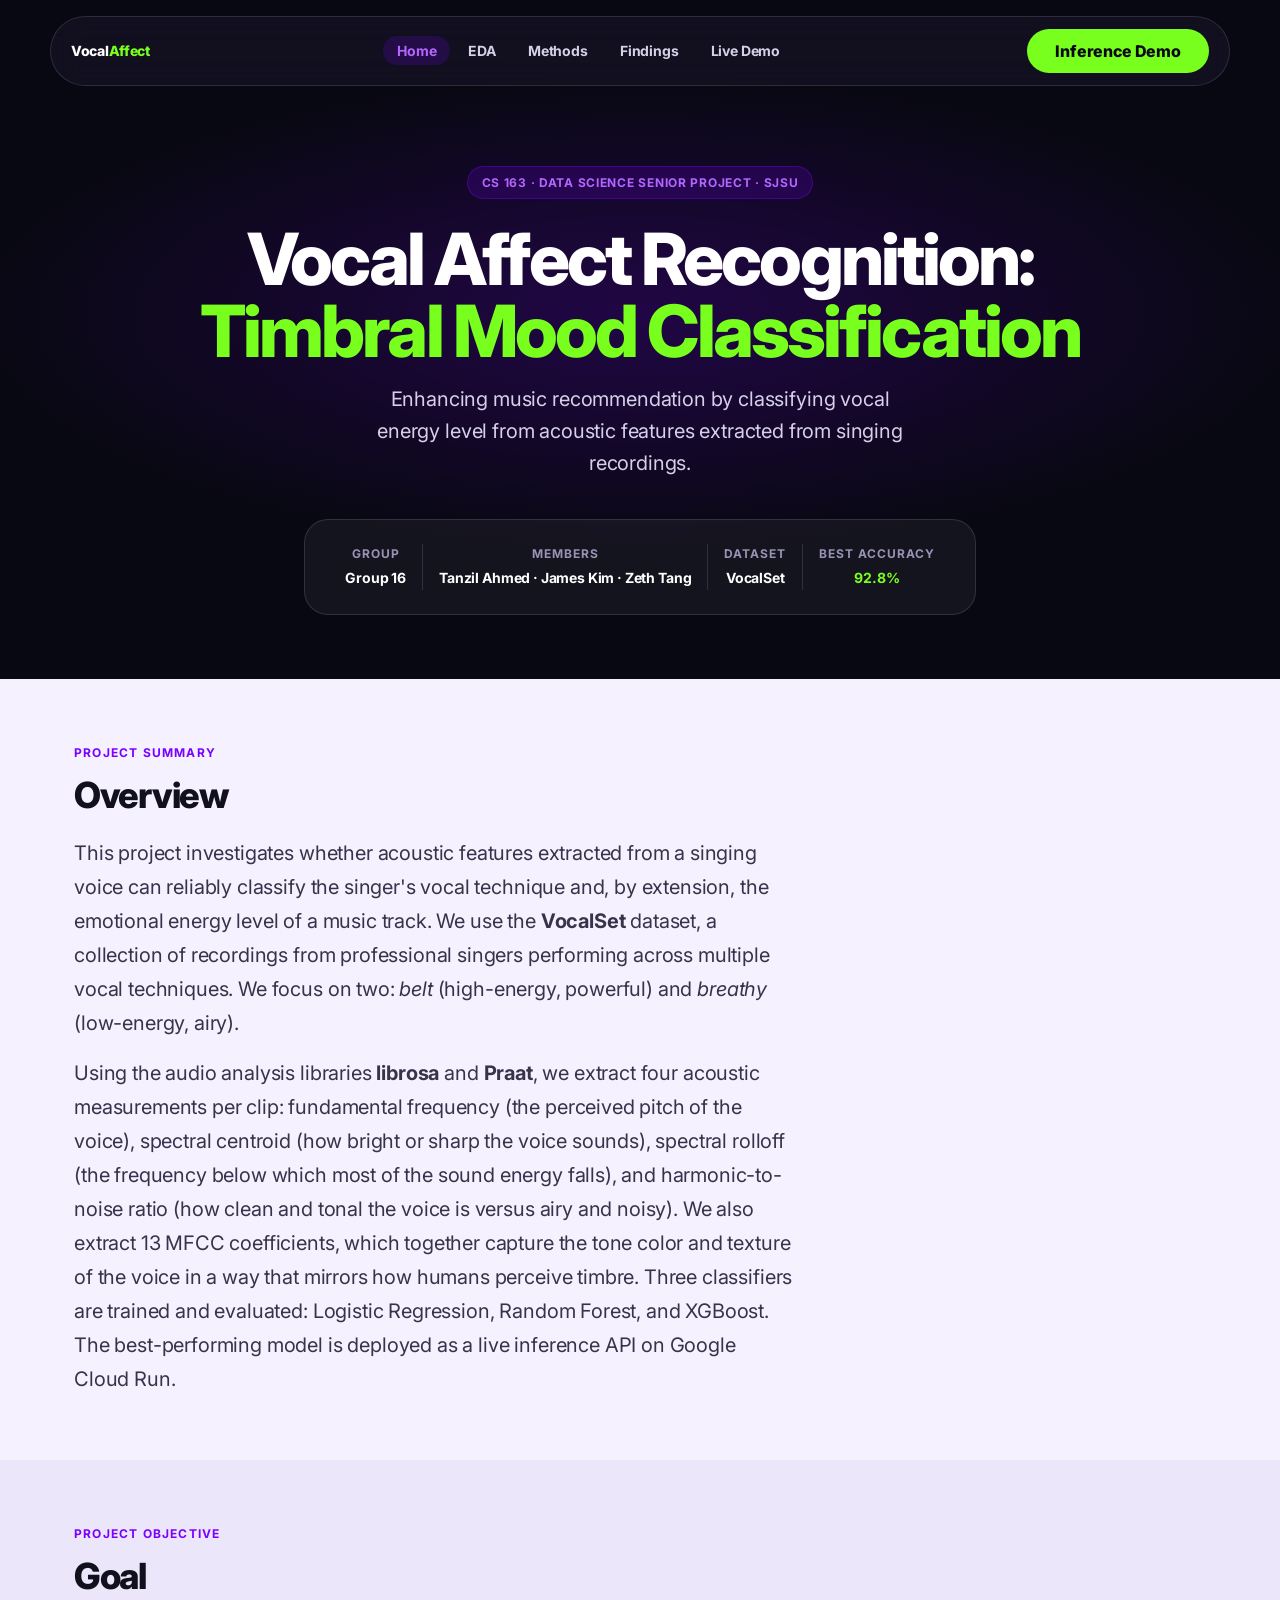
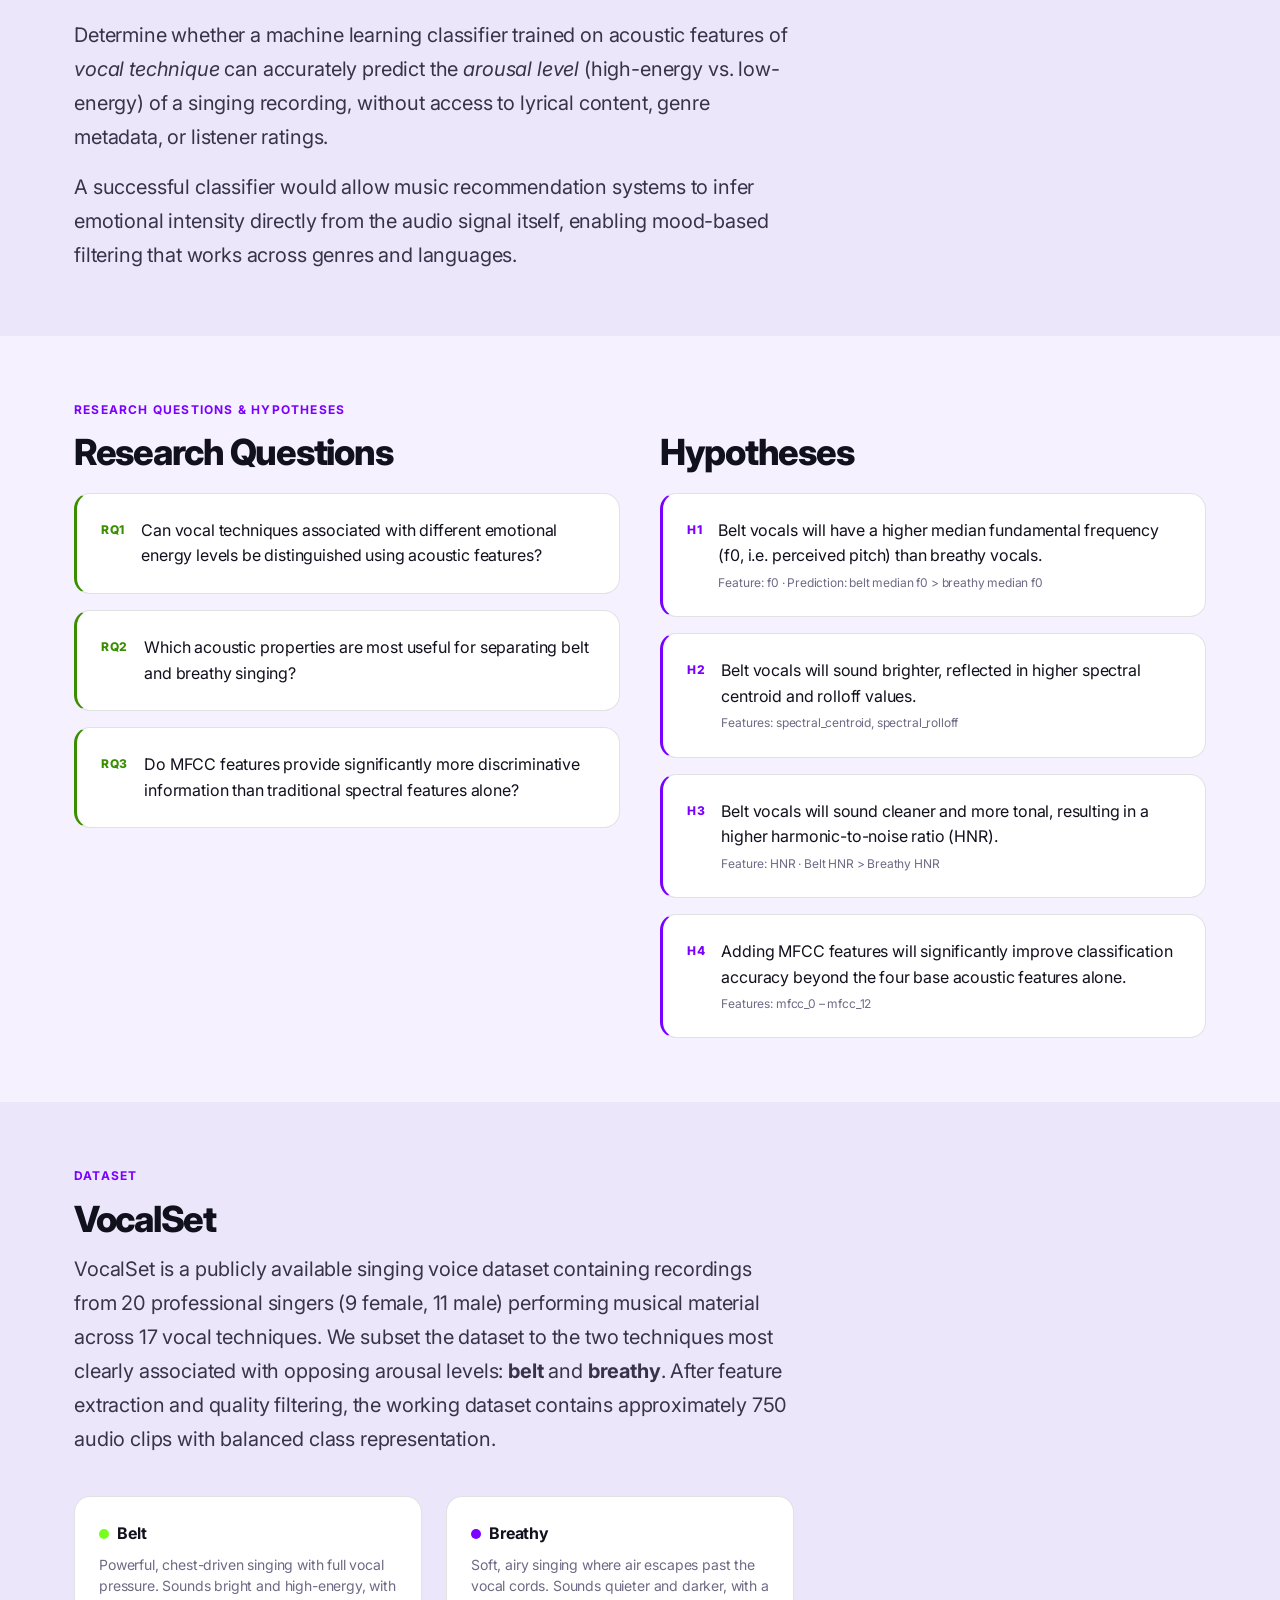
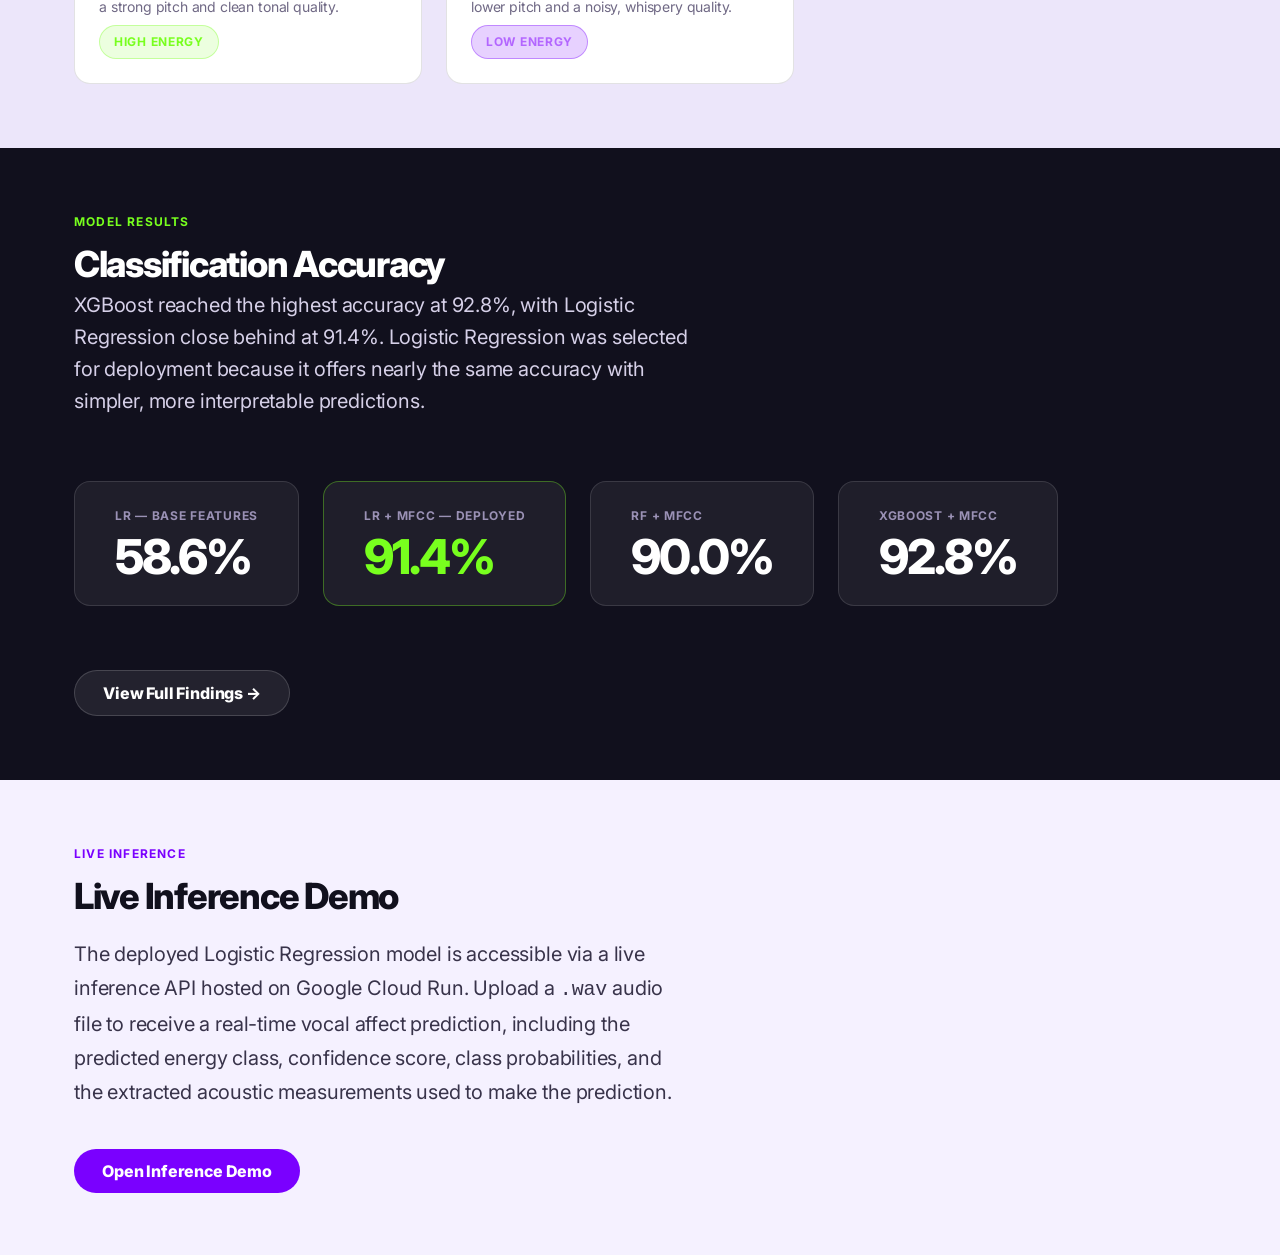
<file: frontend/index.html>
<!DOCTYPE html>
<html lang="en">
<head>
  <meta charset="UTF-8" />
  <meta name="viewport" content="width=device-width, initial-scale=1.0" />
  <title>Vocal Affect Recognition — CS 163</title>
  <link rel="preconnect" href="https://fonts.googleapis.com" />
  <link rel="preconnect" href="https://fonts.gstatic.com" crossorigin />
  <link rel="stylesheet" href="style.css" />
  <style>
    /* ── Title block ─────────────────────────────────────── */
    .title-block {
      background:
        radial-gradient(ellipse 80% 60% at 50% 40%, rgba(122, 0, 255, 0.22) 0%, transparent 65%),
        var(--bg-dark);
      padding: var(--space-section) 0 var(--space-xxl);
      text-align: center;
    }

    .title-block .course-tag {
      margin-bottom: var(--space-lg);
    }

    .title-block h1 {
      font-size: clamp(36px, 6vw, 72px);
      letter-spacing: -0.04em;
      line-height: 1;
      margin-bottom: var(--space-md);
    }

    .title-block h1 em {
      font-style: normal;
      color: var(--color-green);
    }

    .title-block .subtitle {
      font-size: var(--text-body-lg);
      color: var(--text-secondary);
      max-width: 560px;
      margin-inline: auto;
      margin-bottom: var(--space-xl);
    }

    .project-meta {
      display: inline-flex;
      flex-wrap: wrap;
      justify-content: center;
      gap: var(--space-md);
      padding: var(--space-lg) var(--space-xl);
      background: rgba(255, 255, 255, 0.05);
      border: 1px solid var(--border-dark);
      border-radius: var(--radius-lg);
    }

    .meta-item {
      display: flex;
      flex-direction: column;
      align-items: center;
      gap: 4px;
    }

    .meta-item .meta-label {
      font-size: var(--text-body-xs);
      font-weight: var(--weight-label);
      letter-spacing: 0.08em;
      text-transform: uppercase;
      color: var(--text-muted);
    }

    .meta-item .meta-value {
      font-size: var(--text-body-sm);
      font-weight: var(--weight-label);
      color: var(--text-primary);
    }

    .meta-divider {
      width: 1px;
      background: var(--border-dark);
      align-self: stretch;
    }

    /* ── Prose sections (shared) ─────────────────────────── */
    .prose-section {
      padding-block: var(--space-xxl);
    }

    .section-label {
      font-size: var(--text-body-xs);
      font-weight: var(--weight-label);
      letter-spacing: 0.1em;
      text-transform: uppercase;
      color: var(--color-purple);
      margin-bottom: var(--space-md);
    }

    .section-light .section-label {
      color: var(--color-purple);
    }

    .prose-body {
      font-size: var(--text-body-lg);
      color: var(--text-dark-secondary);
      line-height: 1.7;
      max-width: 720px;
    }

    .prose-body p + p {
      margin-top: var(--space-md);
    }

    /* ── Research questions ───────────────────────────────── */
    .hypothesis-list {
      list-style: none;
      display: flex;
      flex-direction: column;
      gap: var(--space-md);
      max-width: 720px;
    }

    .hypothesis-list li {
      display: flex;
      gap: var(--space-md);
      align-items: flex-start;
      padding: var(--space-lg);
      background: #FFFFFF;
      border: 1px solid var(--border-light);
      border-left: 3px solid var(--color-purple);
      border-radius: var(--radius-md);
    }

    .hypothesis-list li .h-num {
      font-size: var(--text-body-xs);
      font-weight: var(--weight-heading);
      color: var(--color-purple);
      letter-spacing: 0.06em;
      text-transform: uppercase;
      flex-shrink: 0;
      padding-top: 2px;
    }

    .hypothesis-list li .h-text {
      font-size: var(--text-body);
      color: var(--text-dark-primary);
      line-height: 1.6;
    }

    .hypothesis-list li .h-feature {
      display: block;
      font-size: var(--text-body-xs);
      color: var(--text-dark-muted);
      margin-top: 4px;
    }

    /* ── Dataset ─────────────────────────────────────────── */
    .dataset-grid {
      display: grid;
      grid-template-columns: 1fr 1fr;
      gap: var(--space-lg);
      max-width: 720px;
    }

    .class-row {
      display: flex;
      flex-direction: column;
      gap: var(--space-sm);
      padding: var(--space-lg);
      background: #FFFFFF;
      border: 1px solid var(--border-light);
      border-radius: var(--radius-md);
    }

    .class-row .class-dot {
      width: 10px;
      height: 10px;
      border-radius: 50%;
      flex-shrink: 0;
    }

    .class-row .class-dot.belt    { background: var(--color-green); }
    .class-row .class-dot.breathy { background: var(--color-purple); }

    .class-row .class-name {
      font-weight: var(--weight-label);
      font-size: var(--text-body);
      color: var(--text-dark-primary);
      display: flex;
      align-items: center;
      gap: var(--space-sm);
    }

    .class-row .class-desc {
      font-size: var(--text-body-sm);
      color: var(--text-dark-muted);
      line-height: 1.5;
    }

    .class-row .class-tag {
      align-self: flex-start;
    }

    /* ── Results preview ─────────────────────────────────── */
    .results-block {
      background: var(--bg-dark-alt);
      padding-block: var(--space-xxl);
    }

    .results-block .section-label {
      color: var(--color-green);
    }

    .results-block h2 {
      color: var(--text-primary);
      margin-bottom: var(--space-sm);
    }

    .results-block .results-sub {
      color: var(--text-secondary);
      font-size: var(--text-body-lg);
      margin-bottom: var(--space-xxl);
      max-width: 620px;
    }

    .accuracy-row {
      display: flex;
      flex-wrap: wrap;
      gap: var(--space-lg);
      margin-bottom: var(--space-xxl);
    }

    .accuracy-item {
      padding: var(--space-lg) var(--space-xl);
      background: rgba(255, 255, 255, 0.06);
      border: 1px solid var(--border-dark);
      border-radius: var(--radius-md);
      min-width: 160px;
    }

    .accuracy-item .acc-model {
      font-size: var(--text-body-xs);
      font-weight: var(--weight-label);
      letter-spacing: 0.06em;
      text-transform: uppercase;
      color: var(--text-muted);
      margin-bottom: var(--space-sm);
    }

    .accuracy-item .acc-value {
      font-size: var(--text-xl);
      font-weight: var(--weight-heading);
      letter-spacing: -0.04em;
      line-height: 1;
      color: var(--text-primary);
    }

    .accuracy-item.best .acc-value {
      color: var(--color-green);
    }

    .accuracy-item.best {
      border-color: rgba(120, 255, 30, 0.35);
    }

    .results-figures {
      display: grid;
      grid-template-columns: 1fr 1fr;
      gap: var(--space-lg);
    }

    /* ── Demo section ────────────────────────────────────── */
    .demo-section {
      padding-block: var(--space-xxl);
    }

    .demo-inner {
      max-width: 620px;
    }

    .demo-inner p {
      font-size: var(--text-body-lg);
      color: var(--text-dark-secondary);
      line-height: 1.7;
      margin-bottom: var(--space-xl);
    }

    /* ── Responsive ─────────────────────────────────────── */
    @media (max-width: 768px) {
      .project-meta {
        flex-direction: column;
        align-items: center;
        gap: var(--space-md);
      }

      .meta-divider { display: none; }

      .dataset-grid,
      .results-figures {
        grid-template-columns: 1fr;
      }

      .rq-grid {
        grid-template-columns: 1fr !important;
      }
    }
  </style>
</head>
<body>

  <!-- ── NAV ─────────────────────────────────────────────── -->
  <div class="nav-wrapper">
    <nav class="nav">
      <a href="index.html" class="nav-logo">Vocal<span>Affect</span></a>
      <ul class="nav-links">
        <li><a href="index.html">Home</a></li>
        <li><a href="eda.html">EDA</a></li>
        <li><a href="methods.html">Methods</a></li>
        <li><a href="findings.html">Findings</a></li>
        <li><a href="demo.html">Live Demo</a></li>
      </ul>
      <div class="nav-cta">
        <a href="demo.html" class="btn btn-primary">Inference Demo</a>
      </div>
    </nav>
  </div>

  <!-- ── 1. TITLE BLOCK ───────────────────────────────────── -->
  <section class="title-block">
    <div class="container">
      <div class="course-tag">
        <span class="badge badge-purple">CS 163 &middot; Data Science Senior Project &middot; SJSU</span>
      </div>
      <h1>Vocal Affect Recognition:<br><em>Timbral Mood Classification</em></h1>
      <p class="subtitle">
        Enhancing music recommendation by classifying vocal energy level
        from acoustic features extracted from singing recordings.
      </p>
      <div class="project-meta">
        <div class="meta-item">
          <span class="meta-label">Group</span>
          <span class="meta-value">Group 16</span>
        </div>
        <div class="meta-divider"></div>
        <div class="meta-item">
          <span class="meta-label">Members</span>
          <span class="meta-value">Tanzil Ahmed &middot; James Kim &middot; Zeth Tang</span>
        </div>
        <div class="meta-divider"></div>
        <div class="meta-item">
          <span class="meta-label">Dataset</span>
          <span class="meta-value">VocalSet</span>
        </div>
        <div class="meta-divider"></div>
        <div class="meta-item">
          <span class="meta-label">Best Accuracy</span>
          <span class="meta-value" style="color: var(--color-green);">92.8%</span>
        </div>
      </div>
    </div>
  </section>

  <!-- ── 2. PROJECT SUMMARY ───────────────────────────────── -->
  <section class="prose-section section-light">
    <div class="container">
      <p class="section-label">Project Summary</p>
      <h2 style="color: var(--text-dark-primary); margin-bottom: var(--space-lg);">Overview</h2>
      <div class="prose-body">
        <p>
          This project investigates whether acoustic features extracted from a singing voice
          can reliably classify the singer's vocal technique and, by extension, the emotional
          energy level of a music track. We use the <strong>VocalSet</strong> dataset, a collection of
          recordings from professional singers performing across multiple vocal techniques.
          We focus on two: <em>belt</em> (high-energy, powerful) and <em>breathy</em> (low-energy, airy).
        </p>
        <p>
          Using the audio analysis libraries <strong>librosa</strong> and <strong>Praat</strong>,
          we extract four acoustic measurements per clip: fundamental frequency (the perceived pitch
          of the voice), spectral centroid (how bright or sharp the voice sounds), spectral rolloff
          (the frequency below which most of the sound energy falls), and harmonic-to-noise ratio
          (how clean and tonal the voice is versus airy and noisy). We also extract 13 MFCC
          coefficients, which together capture the tone color and texture of the voice in a way that
          mirrors how humans perceive timbre. Three classifiers are trained and evaluated: Logistic
          Regression, Random Forest, and XGBoost. The best-performing model is deployed as a live
          inference API on Google Cloud Run.
        </p>
      </div>
    </div>
  </section>

  <!-- ── 3. PROJECT OBJECTIVE ─────────────────────────────── -->
  <section class="prose-section section-light-alt">
    <div class="container">
      <p class="section-label">Project Objective</p>
      <h2 style="color: var(--text-dark-primary); margin-bottom: var(--space-lg);">Goal</h2>
      <div class="prose-body">
        <p>
          Determine whether a machine learning classifier trained on acoustic features
          of <em>vocal technique</em> can accurately predict the <em>arousal level</em>
          (high-energy vs. low-energy) of a singing recording, without access to
          lyrical content, genre metadata, or listener ratings.
        </p>
        <p>
          A successful classifier would allow music recommendation systems to
          infer emotional intensity directly from the audio signal itself, enabling
          mood-based filtering that works across genres and languages.
        </p>
      </div>
    </div>
  </section>

  <!-- ── 4. RESEARCH QUESTIONS ────────────────────────────── -->
  <section class="prose-section section-light">
    <div class="container">
      <p class="section-label">Research Questions &amp; Hypotheses</p>
      <div class="rq-grid" style="display: grid; grid-template-columns: 1fr 1fr; gap: var(--space-xl); align-items: start;">

        <!-- Research Questions column -->
        <div>
          <h2 style="color: var(--text-dark-primary); margin-bottom: var(--space-lg); font-size: var(--text-lg);">Research Questions</h2>
          <ul class="hypothesis-list">
            <li style="border-left-color: var(--color-green-dark);">
              <span class="h-num" style="color: var(--color-green-dark);">RQ1</span>
              <div>
                <span class="h-text">Can vocal techniques associated with different emotional energy levels be distinguished using acoustic features?</span>
              </div>
            </li>
            <li style="border-left-color: var(--color-green-dark);">
              <span class="h-num" style="color: var(--color-green-dark);">RQ2</span>
              <div>
                <span class="h-text">Which acoustic properties are most useful for separating belt and breathy singing?</span>
              </div>
            </li>
            <li style="border-left-color: var(--color-green-dark);">
              <span class="h-num" style="color: var(--color-green-dark);">RQ3</span>
              <div>
                <span class="h-text">Do MFCC features provide significantly more discriminative information than traditional spectral features alone?</span>
              </div>
            </li>
          </ul>
        </div>

        <!-- Hypotheses column -->
        <div>
          <h2 style="color: var(--text-dark-primary); margin-bottom: var(--space-lg); font-size: var(--text-lg);">Hypotheses</h2>
          <ul class="hypothesis-list">
            <li>
              <span class="h-num">H1</span>
              <div>
                <span class="h-text">Belt vocals will have a higher median fundamental frequency (f0, i.e. perceived pitch) than breathy vocals.</span>
                <span class="h-feature">Feature: f0 &middot; Prediction: belt median f0 &gt; breathy median f0</span>
              </div>
            </li>
            <li>
              <span class="h-num">H2</span>
              <div>
                <span class="h-text">Belt vocals will sound brighter, reflected in higher spectral centroid and rolloff values.</span>
                <span class="h-feature">Features: spectral_centroid, spectral_rolloff</span>
              </div>
            </li>
            <li>
              <span class="h-num">H3</span>
              <div>
                <span class="h-text">Belt vocals will sound cleaner and more tonal, resulting in a higher harmonic-to-noise ratio (HNR).</span>
                <span class="h-feature">Feature: HNR &middot; Belt HNR &gt; Breathy HNR</span>
              </div>
            </li>
            <li>
              <span class="h-num">H4</span>
              <div>
                <span class="h-text">Adding MFCC features will significantly improve classification accuracy beyond the four base acoustic features alone.</span>
                <span class="h-feature">Features: mfcc_0 – mfcc_12</span>
              </div>
            </li>
          </ul>
        </div>

      </div>
    </div>
  </section>

  <!-- ── 5. DATASET ───────────────────────────────────────── -->
  <section class="prose-section section-light-alt">
    <div class="container">
      <p class="section-label">Dataset</p>
      <h2 style="color: var(--text-dark-primary); margin-bottom: var(--space-md);">VocalSet</h2>
      <div class="prose-body" style="margin-bottom: var(--space-xl);">
        <p>
          VocalSet is a publicly available singing voice dataset containing recordings from
          20 professional singers (9 female, 11 male) performing musical material across
          17 vocal techniques. We subset the dataset to the two techniques most clearly
          associated with opposing arousal levels: <strong>belt</strong> and <strong>breathy</strong>.
          After feature extraction and quality filtering, the working dataset contains
          approximately 750 audio clips with balanced class representation.
        </p>
      </div>
      <div class="dataset-grid">
        <div class="class-row">
          <span class="class-name"><span class="class-dot belt"></span>Belt</span>
          <span class="class-desc">
            Powerful, chest-driven singing with full vocal pressure. Sounds bright and high-energy, with a strong pitch and clean tonal quality.
          </span>
          <span class="badge badge-green class-tag">High Energy</span>
        </div>
        <div class="class-row">
          <span class="class-name"><span class="class-dot breathy"></span>Breathy</span>
          <span class="class-desc">
            Soft, airy singing where air escapes past the vocal cords. Sounds quieter and darker, with a lower pitch and a noisy, whispery quality.
          </span>
          <span class="badge badge-purple class-tag">Low Energy</span>
        </div>
      </div>
    </div>
  </section>

  <!-- ── 6. RESULTS PREVIEW ───────────────────────────────── -->
  <section class="results-block">
    <div class="container">
      <p class="section-label">Model Results</p>
      <h2>Classification Accuracy</h2>
      <p class="results-sub">
        XGBoost reached the highest accuracy at 92.8%, with Logistic Regression close behind at 91.4%.
        Logistic Regression was selected for deployment because it offers nearly the same accuracy
        with simpler, more interpretable predictions.
      </p>

      <div class="accuracy-row">
        <div class="accuracy-item">
          <div class="acc-model">LR — Base Features</div>
          <div class="acc-value">58.6%</div>
        </div>
        <div class="accuracy-item best">
          <div class="acc-model">LR + MFCC &mdash; Deployed</div>
          <div class="acc-value">91.4%</div>
        </div>
        <div class="accuracy-item">
          <div class="acc-model">RF + MFCC</div>
          <div class="acc-value">90.0%</div>
        </div>
        <div class="accuracy-item">
          <div class="acc-model">XGBoost + MFCC</div>
          <div class="acc-value">92.8%</div>
        </div>
      </div>

      <div style="margin-top: var(--space-xl);">
        <a href="findings.html" class="btn btn-ghost">View Full Findings &rarr;</a>
      </div>
    </div>
  </section>

  <!-- ── 7. LIVE DEMO PREVIEW ─────────────────────────────── -->
  <section class="demo-section section-light">
    <div class="container">
      <p class="section-label">Live Inference</p>
      <h2 style="color: var(--text-dark-primary); margin-bottom: var(--space-lg);">Live Inference Demo</h2>
      <div class="demo-inner">
        <p>
          The deployed Logistic Regression model is accessible via a live inference API
          hosted on Google Cloud Run. Upload a <code>.wav</code> audio file to receive
          a real-time vocal affect prediction, including the predicted energy class,
          confidence score, class probabilities, and the extracted acoustic measurements
          used to make the prediction.
        </p>
        <a href="demo.html" class="btn btn-secondary">Open Inference Demo</a>
      </div>
    </div>
  </section>


  <script src="nav.js"></script>
</body>
</html>
</file>
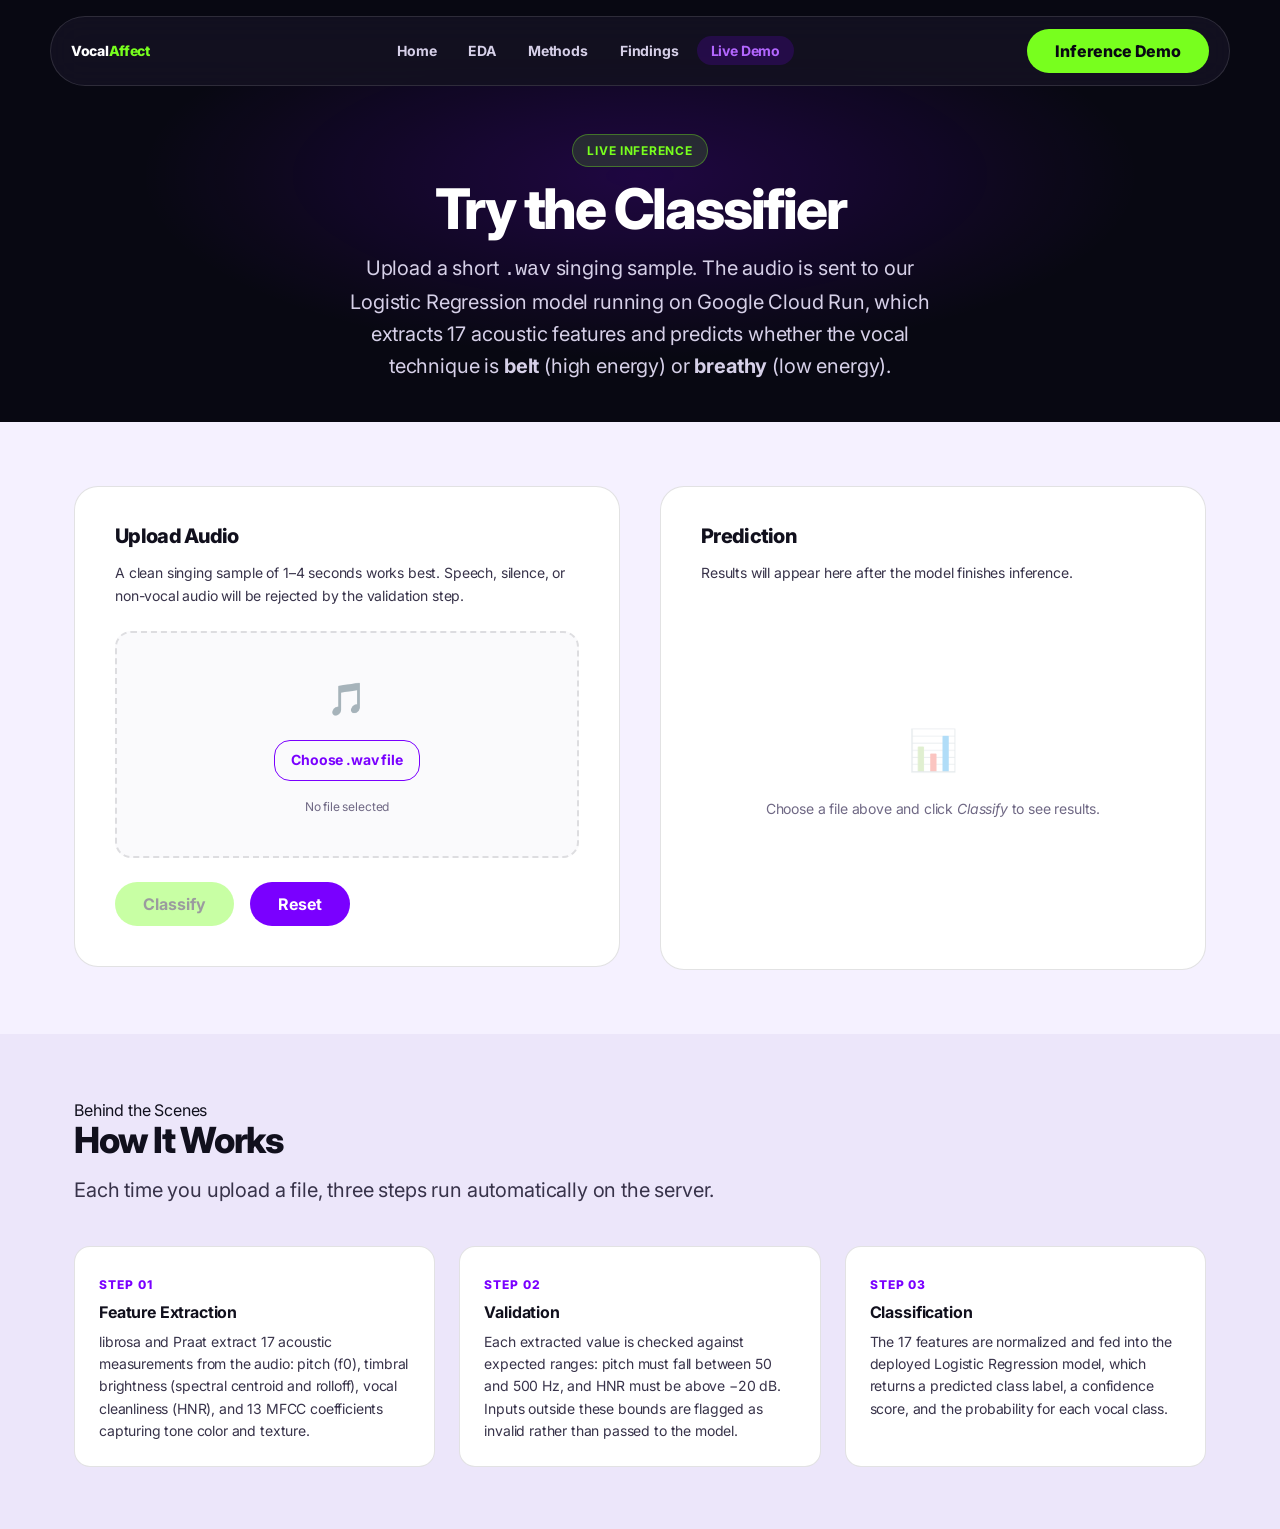
<file: frontend/demo.html>
<!DOCTYPE html>
<html lang="en">
<head>
  <meta charset="UTF-8" />
  <meta name="viewport" content="width=device-width, initial-scale=1.0" />
  <title>Live Demo — Vocal Affect Recognition</title>
  <link rel="preconnect" href="https://fonts.googleapis.com" />
  <link rel="preconnect" href="https://fonts.gstatic.com" crossorigin />
  <link rel="stylesheet" href="style.css" />
  <style>
    /* ── Page header ─────────────────────────────────────── */
    .page-header {
      background:
        radial-gradient(ellipse 60% 80% at 50% 30%, rgba(122, 0, 255, 0.2) 0%, transparent 65%),
        var(--bg-dark);
      padding: var(--space-xxl) 0 var(--space-xl);
      text-align: center;
    }

    .page-header h1 {
      font-size: clamp(32px, 5vw, 56px);
      letter-spacing: -0.04em;
      margin-bottom: var(--space-md);
    }

    .page-header .page-sub {
      font-size: var(--text-body-lg);
      color: var(--text-secondary);
      max-width: 620px;
      margin-inline: auto;
    }

    /* ── Demo section ────────────────────────────────────── */
    .demo-section { padding-block: var(--space-xxl); }

    .demo-grid {
      display: grid;
      grid-template-columns: 1fr 1fr;
      gap: var(--space-xl);
      align-items: start;
    }

    .demo-card {
      background: #FFFFFF;
      border: 1px solid var(--border-light);
      border-radius: var(--radius-lg);
      padding: var(--space-xl);
    }

    .demo-card h2 {
      color: var(--text-dark-primary);
      font-size: var(--text-body-lg);
      margin-bottom: var(--space-md);
    }

    .demo-card .card-sub {
      font-size: var(--text-body-sm);
      color: var(--text-dark-secondary);
      line-height: 1.6;
      margin-bottom: var(--space-lg);
    }

    /* ── File picker ─────────────────────────────────────── */
    .file-picker {
      display: flex;
      flex-direction: column;
      align-items: center;
      justify-content: center;
      gap: var(--space-md);
      border: 2px dashed var(--border-light);
      border-radius: var(--radius-md);
      padding: var(--space-xl);
      background: #FAFAFC;
      transition: border-color 0.2s, background 0.2s;
    }

    .file-picker:hover {
      border-color: var(--color-purple);
      background: rgba(122, 0, 255, 0.03);
    }

    .file-picker input[type="file"] {
      display: none;
    }

    .file-picker-label {
      cursor: pointer;
      font-size: var(--text-body-sm);
      color: var(--color-purple);
      font-weight: var(--weight-label);
      padding: var(--space-sm) var(--space-md);
      border: 1px solid var(--color-purple);
      border-radius: var(--radius-md);
      transition: background 0.15s, color 0.15s;
    }

    .file-picker-label:hover {
      background: var(--color-purple);
      color: #fff;
    }

    .file-picker-icon {
      font-size: 32px;
      opacity: 0.5;
    }

    .file-picker-hint {
      font-size: var(--text-body-xs);
      color: var(--text-dark-muted);
    }

    .file-picker.has-file {
      border-style: solid;
      border-color: var(--color-green-dark);
      background: rgba(120, 255, 30, 0.04);
    }

    .file-name {
      font-size: var(--text-body-sm);
      color: var(--text-dark-primary);
      font-family: 'Courier New', monospace;
      word-break: break-all;
      max-width: 100%;
    }

    /* ── Action row ──────────────────────────────────────── */
    .action-row {
      display: flex;
      gap: var(--space-md);
      align-items: center;
      margin-top: var(--space-lg);
    }

    .action-row button {
      cursor: pointer;
      font-family: inherit;
      font-weight: var(--weight-label);
    }

    .action-row button:disabled {
      opacity: 0.4;
      cursor: not-allowed;
    }

    /* ── Result panel ────────────────────────────────────── */
    .result-panel {
      min-height: 320px;
      display: flex;
      align-items: center;
      justify-content: center;
    }

    .result-empty {
      text-align: center;
      color: var(--text-dark-muted);
      font-size: var(--text-body-sm);
    }

    .result-empty .empty-icon {
      font-size: 40px;
      display: block;
      margin-bottom: var(--space-md);
      opacity: 0.3;
    }

    .result-content { display: none; width: 100%; }
    .result-content.visible { display: block; }

    /* ── How it works ───────────────────────────────────── */
    .how-grid {
      display: grid;
      grid-template-columns: repeat(3, 1fr);
      gap: var(--space-lg);
      margin-top: var(--space-xl);
    }

    .how-step {
      padding: var(--space-lg);
      background: #FFFFFF;
      border: 1px solid var(--border-light);
      border-radius: var(--radius-md);
    }

    .how-step .step-num {
      display: inline-block;
      font-size: var(--text-body-xs);
      font-weight: var(--weight-heading);
      color: var(--color-purple);
      letter-spacing: 0.08em;
      text-transform: uppercase;
      margin-bottom: var(--space-sm);
    }

    .how-step h4 {
      color: var(--text-dark-primary);
      font-size: var(--text-body-md);
      margin-bottom: var(--space-sm);
    }

    .how-step p {
      font-size: var(--text-body-sm);
      color: var(--text-dark-secondary);
      line-height: 1.6;
    }

    /* ── Result rendering ────────────────────────────────── */
    .result-header { margin-bottom: var(--space-lg); }

    .result-header h3 {
      color: var(--text-dark-primary);
      font-size: var(--text-body-lg);
      margin-top: var(--space-sm);
      margin-bottom: var(--space-xs);
    }

    .result-blurb {
      font-size: var(--text-body-sm);
      color: var(--text-dark-secondary);
      line-height: 1.5;
      margin-bottom: var(--space-md);
    }

    .confidence-block {
      display: flex;
      justify-content: space-between;
      align-items: baseline;
      padding: var(--space-md) 0;
      border-top: 1px solid var(--border-light);
      border-bottom: 1px solid var(--border-light);
      margin-bottom: var(--space-lg);
    }

    .confidence-label {
      font-size: var(--text-body-xs);
      font-weight: var(--weight-label);
      letter-spacing: 0.07em;
      text-transform: uppercase;
      color: var(--text-dark-muted);
    }

    .confidence-value {
      font-size: 28px;
      font-weight: var(--weight-heading);
      color: var(--text-dark-primary);
      letter-spacing: -0.02em;
    }

    /* Light-theme override for prob bars (default style.css is dark) */
    .prob-bar-group--light .prob-bar-label {
      color: var(--text-dark-primary);
    }

    .prob-bar-group--light .prob-bar-track {
      background: var(--border-light);
    }

    .prob-bar-fill.breathy {
      background: var(--color-purple-light);
    }

    .features-details {
      margin-top: var(--space-lg);
      border: 1px solid var(--border-light);
      border-radius: var(--radius-md);
      padding: var(--space-md);
      background: #FAFAFC;
    }

    .features-details summary {
      cursor: pointer;
      font-size: var(--text-body-sm);
      font-weight: var(--weight-label);
      color: var(--color-purple);
    }

    .features-table {
      width: 100%;
      margin-top: var(--space-md);
      font-size: var(--text-body-sm);
      border-collapse: collapse;
    }

    .features-table td {
      padding: 6px 0;
      border-bottom: 1px solid var(--border-light);
      color: var(--text-dark-secondary);
    }

    .features-table tr:last-child td { border-bottom: none; }

    .features-table td:last-child {
      text-align: right;
      font-family: 'Courier New', monospace;
      color: var(--text-dark-primary);
    }

    /* ── Loading spinner ─────────────────────────────────── */
    .demo-loading {
      display: flex;
      flex-direction: column;
      align-items: center;
      justify-content: center;
      gap: var(--space-md);
      padding: var(--space-xxl) 0;
      color: var(--text-dark-muted);
      font-size: var(--text-body-sm);
    }

    .spinner {
      width: 40px;
      height: 40px;
      border: 3px solid var(--border-light);
      border-top-color: var(--color-purple);
      border-radius: 50%;
      animation: spin 0.8s linear infinite;
    }

    @keyframes spin { to { transform: rotate(360deg); } }

    /* ── Error state ─────────────────────────────────────── */
    .demo-error {
      text-align: center;
      padding: var(--space-lg) 0;
    }

    .demo-error-icon {
      font-size: 32px;
      display: block;
      margin-bottom: var(--space-sm);
    }

    .demo-error h3 {
      color: var(--text-dark-primary);
      font-size: var(--text-body-lg);
      margin-bottom: var(--space-sm);
    }

    .demo-error p {
      font-size: var(--text-body-sm);
      color: var(--text-dark-secondary);
      line-height: 1.5;
      max-width: 360px;
      margin-inline: auto;
    }

    /* ── Responsive ─────────────────────────────────────── */
    @media (max-width: 1024px) {
      .demo-grid { grid-template-columns: 1fr; }
    }

    @media (max-width: 768px) {
      .how-grid { grid-template-columns: 1fr; }
    }
  </style>
</head>
<body>

  <!-- ── NAV ─────────────────────────────────────────────── -->
  <div class="nav-wrapper">
    <nav class="nav">
      <a href="index.html" class="nav-logo">Vocal<span>Affect</span></a>
      <ul class="nav-links">
        <li><a href="index.html">Home</a></li>
        <li><a href="eda.html">EDA</a></li>
        <li><a href="methods.html">Methods</a></li>
        <li><a href="findings.html">Findings</a></li>
        <li><a href="demo.html">Live Demo</a></li>
      </ul>
      <div class="nav-cta">
        <a href="demo.html" class="btn btn-primary">Inference Demo</a>
      </div>
    </nav>
  </div>

  <!-- ── PAGE HEADER ──────────────────────────────────────── -->
  <section class="page-header">
    <div class="container">
      <div style="margin-bottom: var(--space-md);">
        <span class="badge badge-green">Live Inference</span>
      </div>
      <h1>Try the Classifier</h1>
      <p class="page-sub">
        Upload a short <code>.wav</code> singing sample. The audio is sent to our
        Logistic Regression model running on Google Cloud Run, which extracts
        17 acoustic features and predicts whether the vocal technique is
        <strong>belt</strong> (high energy) or <strong>breathy</strong> (low energy).
      </p>
    </div>
  </section>

  <!-- ── DEMO ────────────────────────────────────────────── -->
  <section class="demo-section section-light">
    <div class="container">
      <div class="demo-grid">

        <!-- LEFT: Upload card -->
        <div class="demo-card">
          <h2>Upload Audio</h2>
          <p class="card-sub">
            A clean singing sample of 1–4 seconds works best. Speech, silence,
            or non-vocal audio will be rejected by the validation step.
          </p>

          <div class="file-picker" id="filePicker">
            <span class="file-picker-icon">🎵</span>
            <label for="audioFile" class="file-picker-label">Choose .wav file</label>
            <input type="file" id="audioFile" accept=".wav,audio/wav" />
            <span class="file-picker-hint" id="fileHint">No file selected</span>
          </div>

          <div class="action-row">
            <button id="classifyBtn" class="btn btn-primary" disabled>Classify</button>
            <button id="resetBtn" class="btn btn-secondary">Reset</button>
          </div>
        </div>

        <!-- RIGHT: Result card -->
        <div class="demo-card">
          <h2>Prediction</h2>
          <p class="card-sub">
            Results will appear here after the model finishes inference.
          </p>

          <div class="result-panel">
            <div class="result-empty" id="resultEmpty">
              <span class="empty-icon">📊</span>
              <p>Choose a file above and click <em>Classify</em> to see results.</p>
            </div>
            <div class="result-content" id="resultContent">
              <!-- Populated by demo.js in tasks 5.3–5.6 -->
            </div>
          </div>
        </div>

      </div>
    </div>
  </section>

  <!-- ── HOW IT WORKS ────────────────────────────────────── -->
  <section class="demo-section section-light-alt">
    <div class="container">
      <span class="section-label">Behind the Scenes</span>
      <h2 style="color: var(--text-dark-primary); margin-bottom: var(--space-md);">How It Works</h2>
      <p style="color: var(--text-dark-secondary); font-size: var(--text-body-lg); max-width: 680px; margin-bottom: 0;">
        Each time you upload a file, three steps run automatically on the server.
      </p>

      <div class="how-grid">
        <div class="how-step">
          <span class="step-num">Step 01</span>
          <h4>Feature Extraction</h4>
          <p>
            librosa and Praat extract 17 acoustic measurements from the audio: pitch (f0),
            timbral brightness (spectral centroid and rolloff), vocal cleanliness (HNR),
            and 13 MFCC coefficients capturing tone color and texture.
          </p>
        </div>
        <div class="how-step">
          <span class="step-num">Step 02</span>
          <h4>Validation</h4>
          <p>
            Each extracted value is checked against expected ranges: pitch must fall between
            50 and 500 Hz, and HNR must be above &minus;20 dB. Inputs outside these bounds
            are flagged as invalid rather than passed to the model.
          </p>
        </div>
        <div class="how-step">
          <span class="step-num">Step 03</span>
          <h4>Classification</h4>
          <p>
            The 17 features are normalized and fed into the deployed Logistic Regression
            model, which returns a predicted class label, a confidence score, and the
            probability for each vocal class.
          </p>
        </div>
      </div>
    </div>
  </section>

  <script src="nav.js"></script>
  <script src="config.js"></script>
  <script src="demo.js"></script>
</body>
</html>
</file>
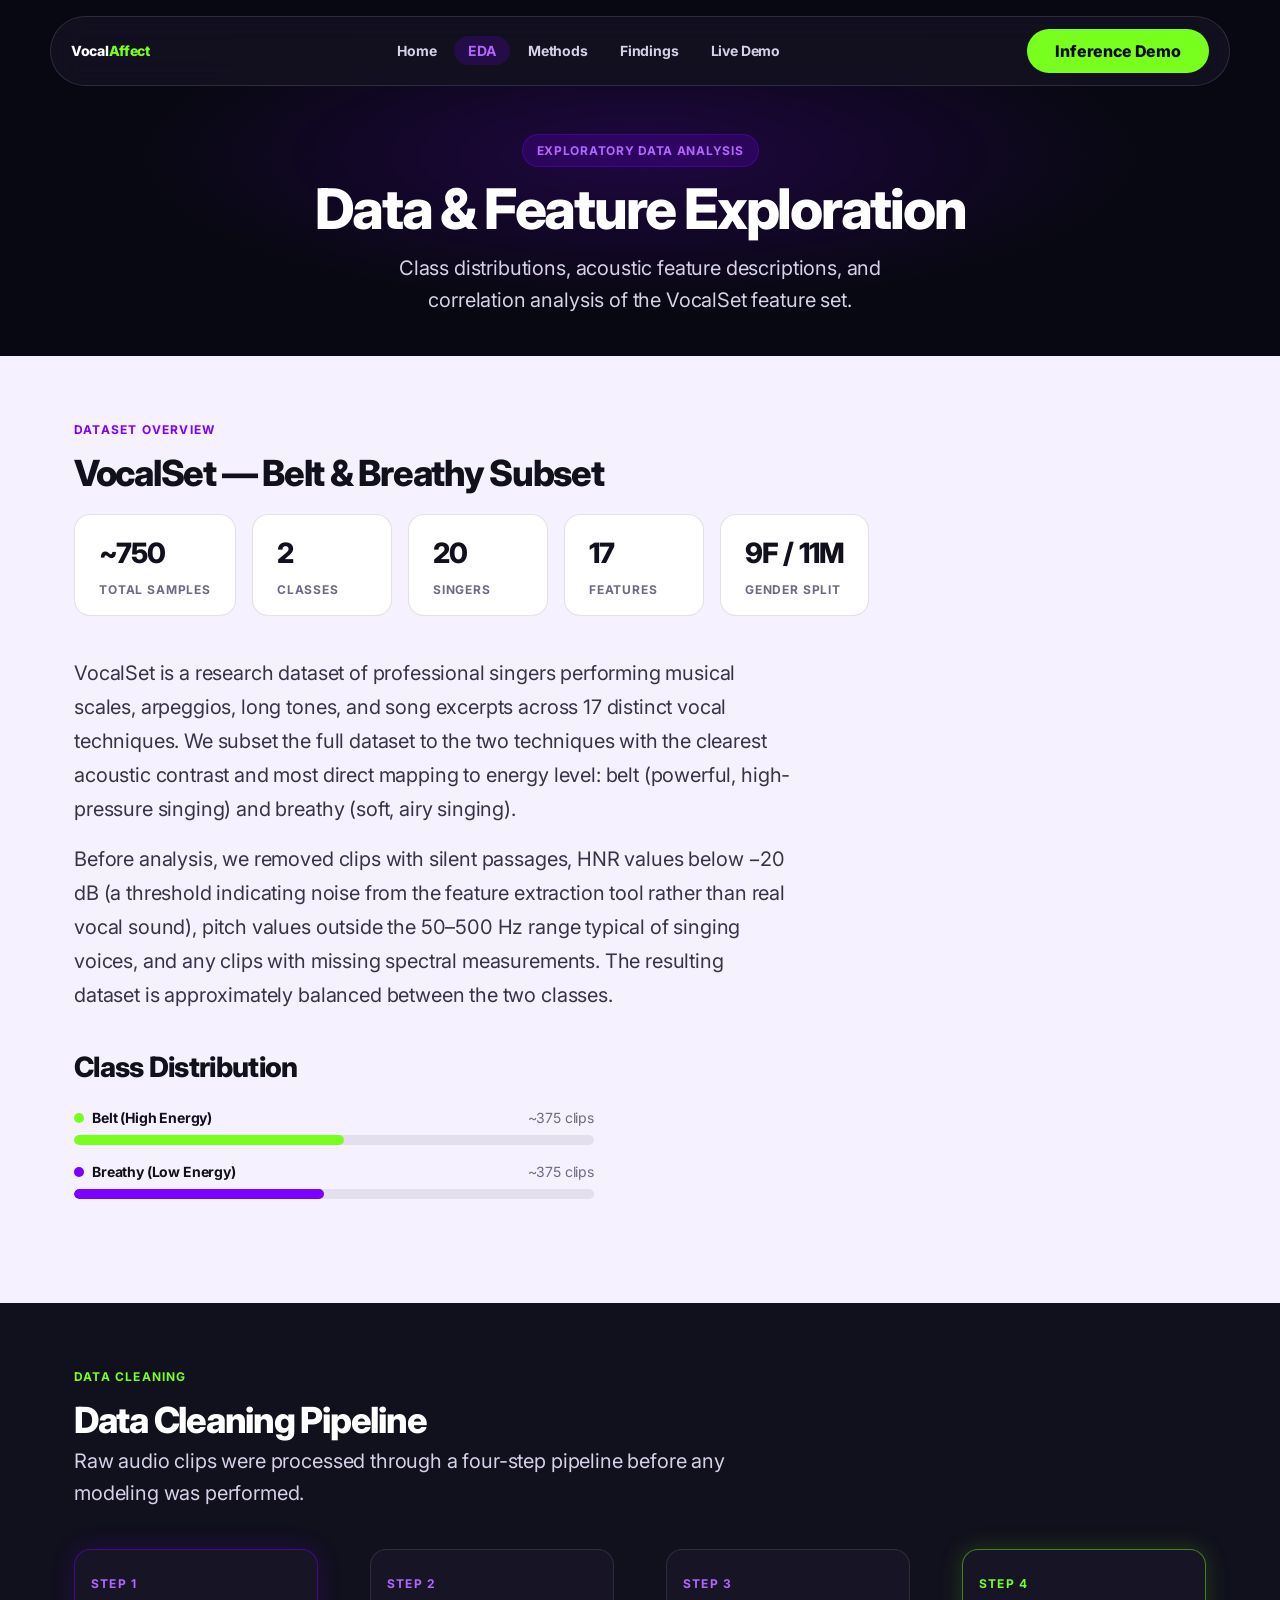
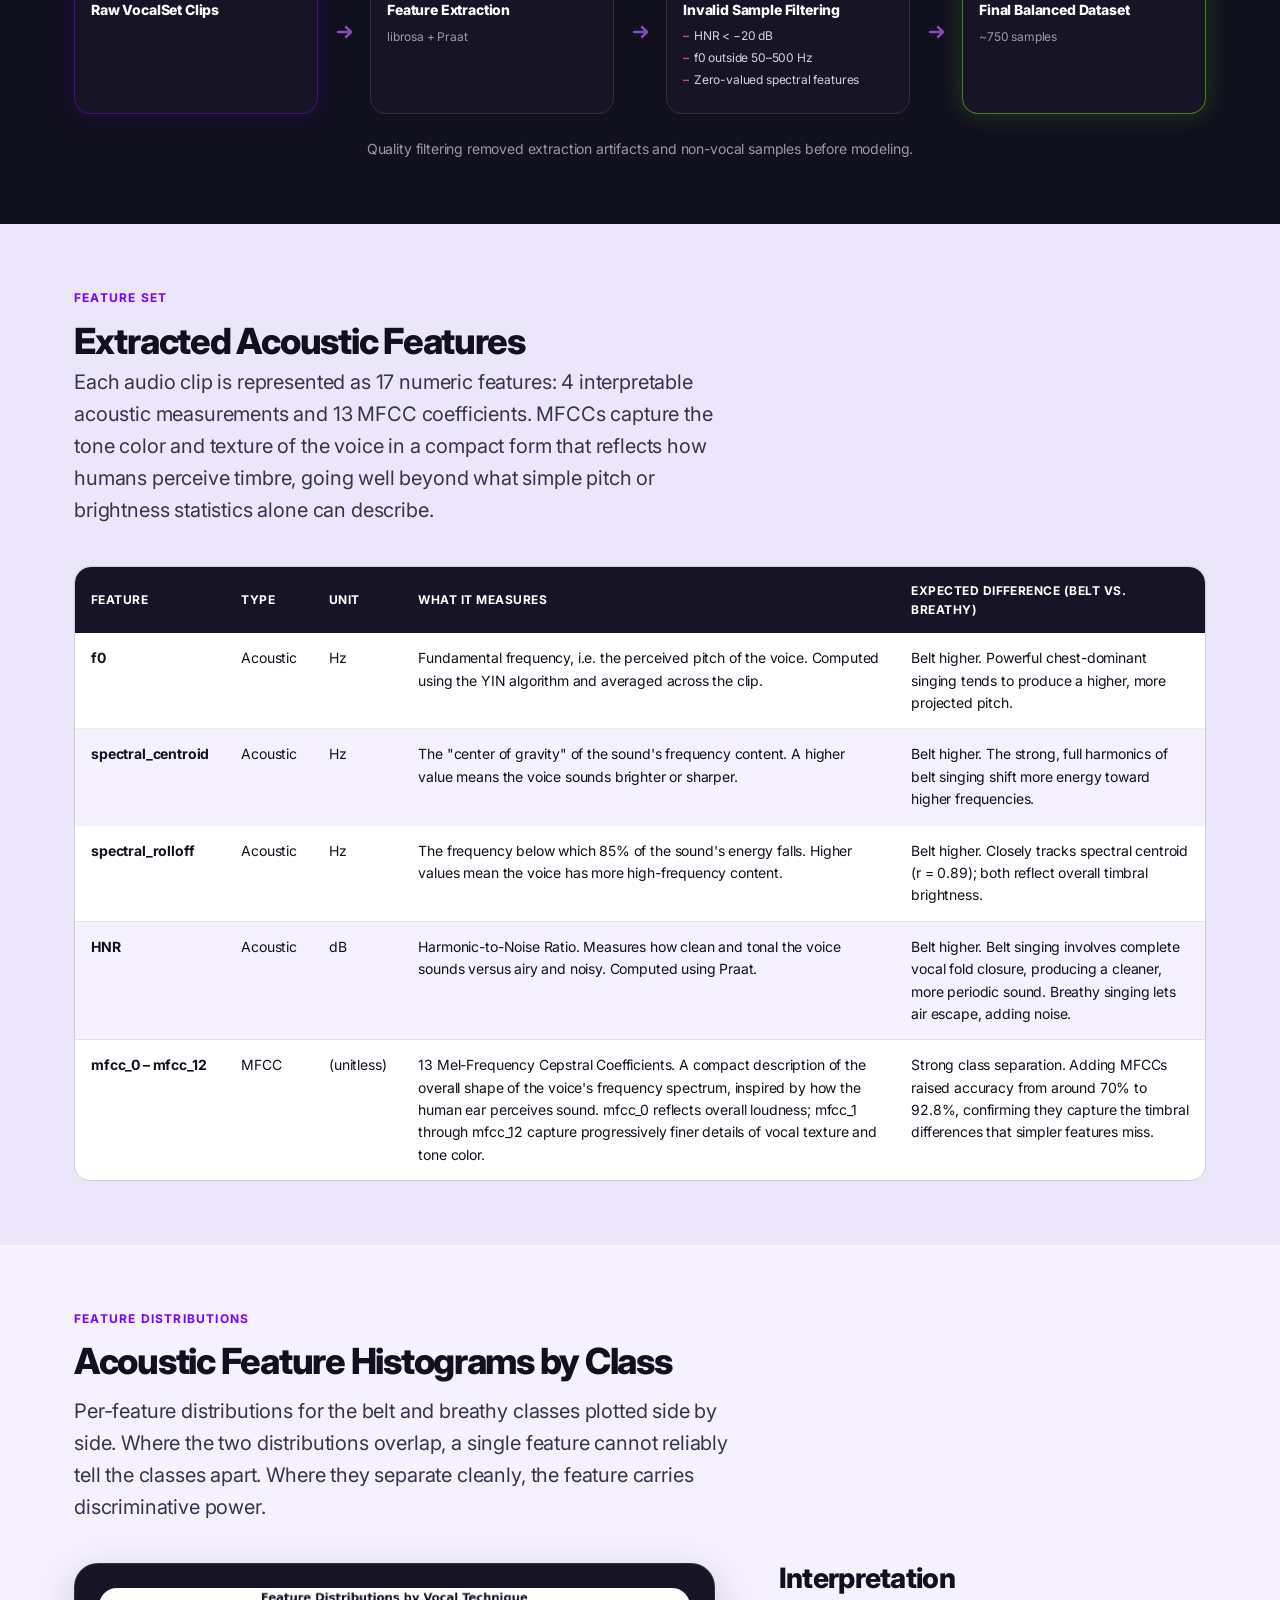
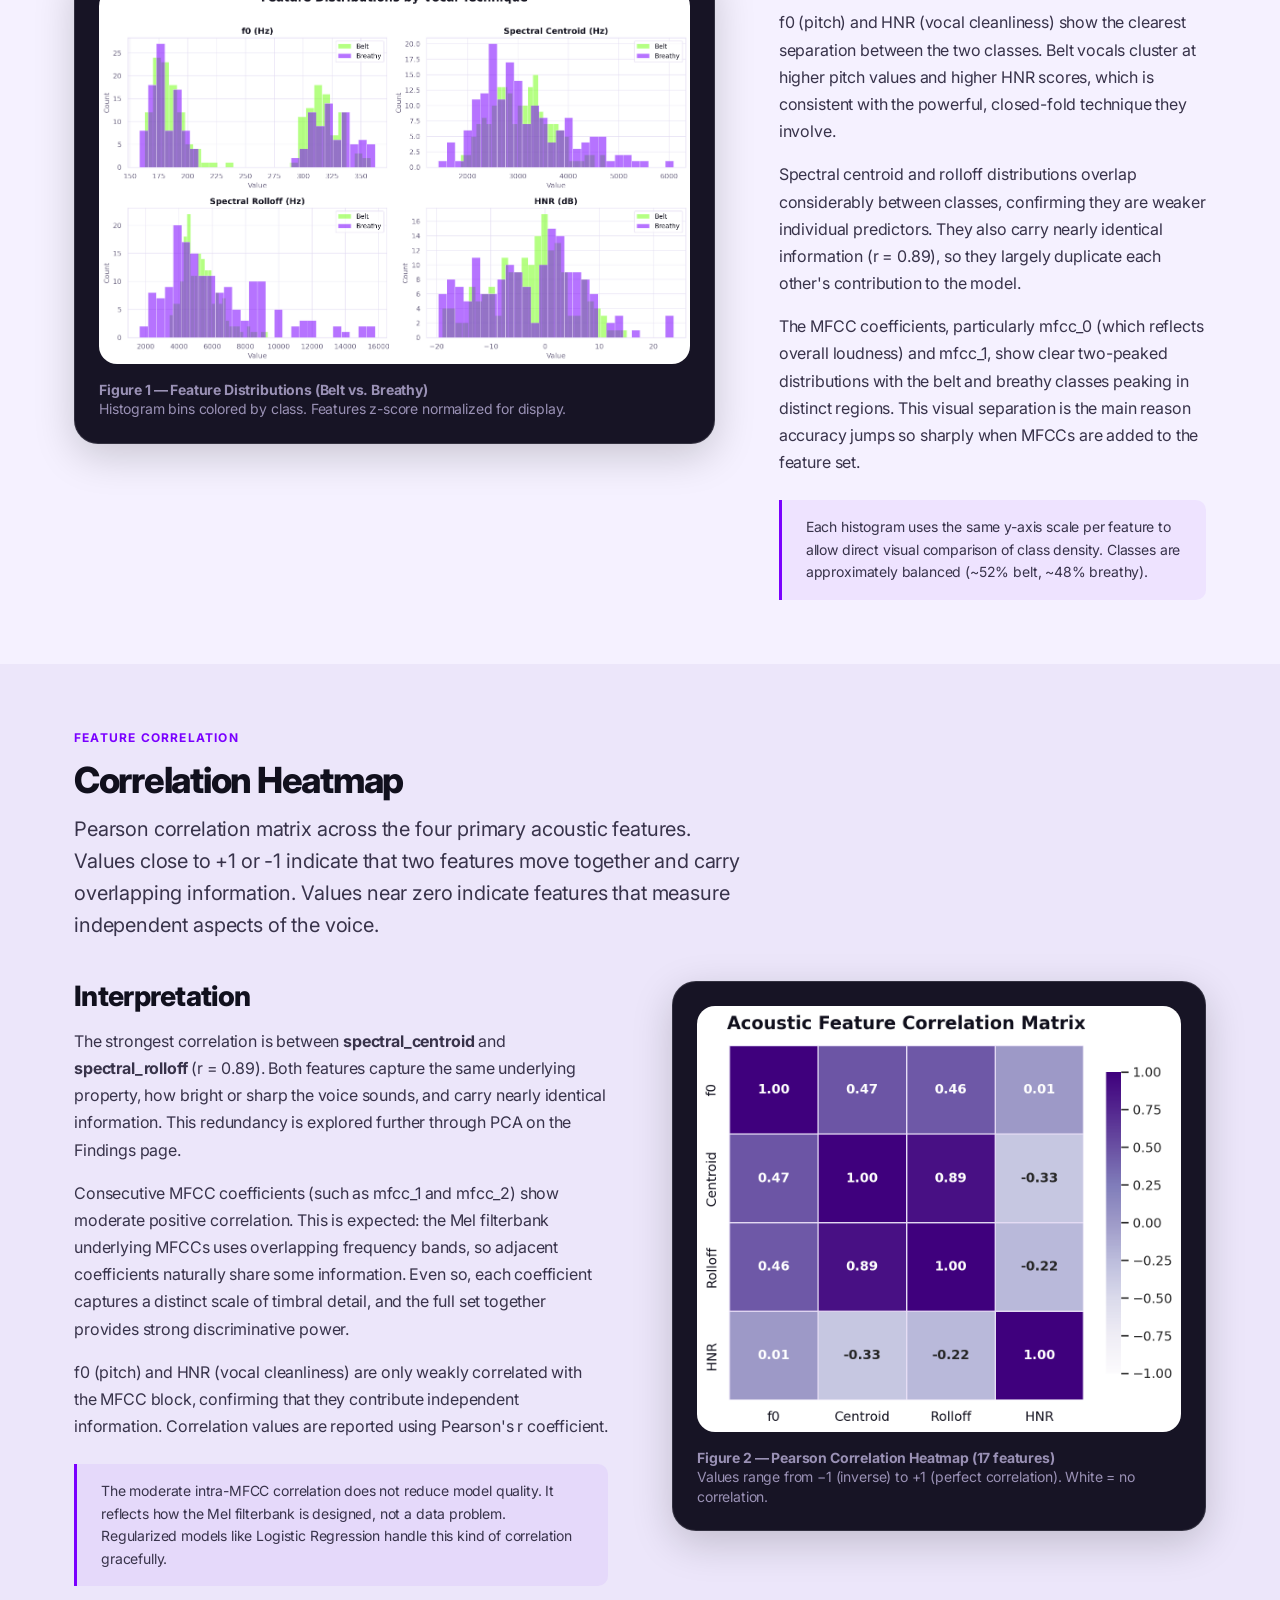
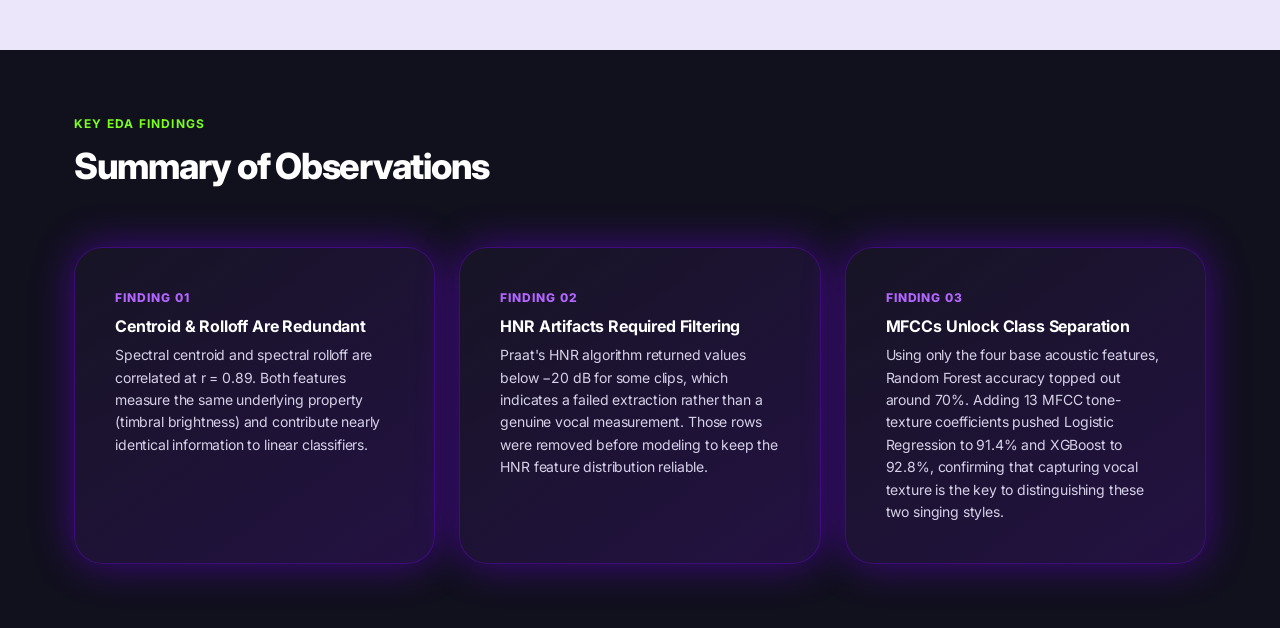
<file: frontend/eda.html>
<!DOCTYPE html>
<html lang="en">
<head>
  <meta charset="UTF-8" />
  <meta name="viewport" content="width=device-width, initial-scale=1.0" />
  <title>EDA — Vocal Affect Recognition</title>
  <link rel="preconnect" href="https://fonts.googleapis.com" />
  <link rel="preconnect" href="https://fonts.gstatic.com" crossorigin />
  <link rel="stylesheet" href="style.css" />
  <style>
    /* ── Page header ─────────────────────────────────────── */
    .page-header {
      background:
        radial-gradient(ellipse 60% 80% at 50% 30%, rgba(122, 0, 255, 0.2) 0%, transparent 65%),
        var(--bg-dark);
      padding: var(--space-xxl) 0 var(--space-xl);
      text-align: center;
    }

    .page-header .page-label {
      margin-bottom: var(--space-md);
    }

    .page-header h1 {
      font-size: clamp(32px, 5vw, 56px);
      letter-spacing: -0.04em;
      margin-bottom: var(--space-md);
    }

    .page-header .page-sub {
      font-size: var(--text-body-lg);
      color: var(--text-secondary);
      max-width: 560px;
      margin-inline: auto;
    }

    /* ── Section label + heading combo ──────────────────── */
    .section-label {
      font-size: var(--text-body-xs);
      font-weight: var(--weight-label);
      letter-spacing: 0.1em;
      text-transform: uppercase;
      color: var(--color-purple);
      margin-bottom: var(--space-md);
      display: block;
    }

    .section-light  .section-label { color: var(--color-purple); }
    .section-dark   .section-label,
    .section-dark-alt .section-label { color: var(--color-green); }

    /* ── Prose ───────────────────────────────────────────── */
    .prose-section {
      padding-block: var(--space-xxl);
    }

    .prose-body {
      font-size: var(--text-body-lg);
      color: var(--text-dark-secondary);
      line-height: 1.7;
      max-width: 720px;
    }

    .prose-body p + p {
      margin-top: var(--space-md);
    }

    /* ── Dataset stats row ───────────────────────────────── */
    .dataset-stats {
      display: flex;
      flex-wrap: wrap;
      gap: var(--space-md);
      margin-bottom: var(--space-xl);
    }

    .stat-chip {
      padding: var(--space-md) var(--space-lg);
      background: #FFFFFF;
      border: 1px solid var(--border-light);
      border-radius: var(--radius-md);
      display: flex;
      flex-direction: column;
      gap: 4px;
      min-width: 140px;
    }

    .stat-chip .chip-value {
      font-size: var(--text-md);
      font-weight: var(--weight-heading);
      letter-spacing: -0.03em;
      color: var(--text-dark-primary);
    }

    .stat-chip .chip-label {
      font-size: var(--text-body-xs);
      font-weight: var(--weight-label);
      letter-spacing: 0.07em;
      text-transform: uppercase;
      color: var(--text-dark-muted);
    }

    /* ── Class distribution bars ─────────────────────────── */
    .class-dist {
      display: flex;
      flex-direction: column;
      gap: var(--space-md);
      max-width: 520px;
      margin-bottom: var(--space-xl);
    }

    .dist-row {
      display: flex;
      flex-direction: column;
      gap: 6px;
    }

    .dist-header {
      display: flex;
      justify-content: space-between;
      align-items: center;
    }

    .dist-name {
      font-size: var(--text-body-sm);
      font-weight: var(--weight-label);
      color: var(--text-dark-primary);
      display: flex;
      align-items: center;
      gap: var(--space-sm);
    }

    .dist-dot {
      width: 10px;
      height: 10px;
      border-radius: 50%;
      flex-shrink: 0;
    }

    .dist-dot.belt    { background: var(--color-green); }
    .dist-dot.breathy { background: var(--color-purple); }

    .dist-count {
      font-size: var(--text-body-sm);
      color: var(--text-dark-muted);
    }

    .dist-track {
      height: 10px;
      background: rgba(17, 16, 29, 0.08);
      border-radius: var(--radius-pill);
      overflow: hidden;
    }

    .dist-fill {
      height: 100%;
      border-radius: var(--radius-pill);
    }

    .dist-fill.belt    { background: var(--color-green); width: 52%; }
    .dist-fill.breathy { background: var(--color-purple); width: 48%; }

    /* ── Feature table wrapper ───────────────────────────── */
    .feature-table-section {
      padding-block: var(--space-xxl);
    }

    /* ── Figure layout ───────────────────────────────────── */
    .figure-section {
      padding-block: var(--space-xxl);
    }

    .figure-with-text {
      display: grid;
      grid-template-columns: 1fr 1fr;
      gap: var(--space-xxl);
      align-items: start;
    }

    .figure-with-text.reverse {
      direction: rtl;
    }

    .figure-with-text.reverse > * {
      direction: ltr;
    }

    .figure-text h3 {
      color: var(--text-dark-primary);
      margin-bottom: var(--space-md);
    }

    .figure-text p {
      font-size: var(--text-body);
      color: var(--text-dark-secondary);
      line-height: 1.7;
    }

    .figure-text p + p {
      margin-top: var(--space-md);
    }

    .finding-note {
      margin-top: var(--space-lg);
      padding: var(--space-md) var(--space-lg);
      background: rgba(122, 0, 255, 0.06);
      border-left: 3px solid var(--color-purple);
      border-radius: 0 var(--radius-sm) var(--radius-sm) 0;
      font-size: var(--text-body-sm);
      color: var(--text-dark-secondary);
      line-height: 1.6;
    }

    /* ── Insights summary ────────────────────────────────── */
    .insights-section {
      padding-block: var(--space-xxl);
    }

    .insights-grid {
      display: grid;
      grid-template-columns: repeat(3, 1fr);
      gap: var(--space-lg);
    }

    .insight-card {
      padding: var(--space-xl);
    }

    .insight-card .insight-num {
      font-size: var(--text-body-xs);
      font-weight: var(--weight-heading);
      color: var(--color-purple-light);
      letter-spacing: 0.08em;
      text-transform: uppercase;
      margin-bottom: var(--space-sm);
    }

    .insight-card h4 {
      color: var(--text-primary);
      margin-bottom: var(--space-sm);
      font-size: var(--text-body);
    }

    .insight-card p {
      font-size: var(--text-body-sm);
      color: var(--text-secondary);
      line-height: 1.6;
    }

    /* ── Data cleaning pipeline ──────────────────────────── */
    .pipeline-section {
      padding-block: var(--space-xxl);
    }

    .pipeline-steps {
      display: flex;
      align-items: stretch;
      gap: var(--space-md);
      margin-top: var(--space-xl);
      margin-bottom: var(--space-lg);
    }

    .pipeline-connector {
      display: flex;
      align-items: center;
      flex-shrink: 0;
      padding-top: 2px;
    }

    .pipeline-connector svg {
      width: 20px;
      height: 20px;
      color: var(--color-purple-light);
      opacity: 0.7;
    }

    .pipeline-step {
      flex: 1;
      min-width: 0;
    }

    .step-box {
      height: 100%;
      padding: var(--space-lg) var(--space-md);
      border-radius: var(--radius-md);
      border: 1px solid rgba(255, 255, 255, 0.10);
      background: #171425;
      display: flex;
      flex-direction: column;
      gap: var(--space-sm);
    }

    .step-box.step-start {
      border-color: rgba(122, 0, 255, 0.45);
      box-shadow: 0 0 24px rgba(122, 0, 255, 0.18);
    }

    .step-box.step-end {
      border-color: rgba(120, 255, 30, 0.45);
      box-shadow: 0 0 24px rgba(120, 255, 30, 0.18);
    }

    .step-num {
      font-size: var(--text-body-xs);
      font-weight: var(--weight-label);
      letter-spacing: 0.1em;
      text-transform: uppercase;
      color: var(--color-purple-light);
    }

    .step-end .step-num { color: var(--color-green); }

    .step-title {
      font-size: var(--text-body-sm);
      font-weight: var(--weight-heading);
      color: var(--text-primary);
      line-height: 1.3;
    }

    .step-sub {
      font-size: var(--text-body-xs);
      color: var(--text-secondary);
      opacity: 0.7;
    }

    .step-details {
      list-style: none;
      padding: 0;
      margin: 0;
      display: flex;
      flex-direction: column;
      gap: 4px;
    }

    .step-details li {
      font-size: var(--text-body-xs);
      color: var(--text-secondary);
      line-height: 1.5;
      display: flex;
      align-items: baseline;
      gap: 5px;
    }

    .step-details li::before {
      content: "–";
      color: rgba(255, 77, 109, 0.85);
      font-weight: 700;
      flex-shrink: 0;
    }

    .pipeline-caption {
      font-size: var(--text-body-sm);
      color: var(--text-secondary);
      opacity: 0.7;
      text-align: center;
    }

    /* ── Responsive ─────────────────────────────────────── */
    @media (max-width: 768px) {
      .figure-with-text,
      .figure-with-text.reverse {
        grid-template-columns: 1fr;
        direction: ltr;
      }

      .insights-grid {
        grid-template-columns: 1fr;
      }

      .pipeline-steps {
        flex-direction: column;
        align-items: stretch;
      }

      .pipeline-connector {
        justify-content: center;
        transform: rotate(90deg);
      }
    }
  </style>
</head>
<body>

  <!-- ── NAV ─────────────────────────────────────────────── -->
  <div class="nav-wrapper">
    <nav class="nav">
      <a href="index.html" class="nav-logo">Vocal<span>Affect</span></a>
      <ul class="nav-links">
        <li><a href="index.html">Home</a></li>
        <li><a href="eda.html">EDA</a></li>
        <li><a href="methods.html">Methods</a></li>
        <li><a href="findings.html">Findings</a></li>
        <li><a href="demo.html">Live Demo</a></li>
      </ul>
      <div class="nav-cta">
        <a href="demo.html" class="btn btn-primary">Inference Demo</a>
      </div>
    </nav>
  </div>

  <!-- ── PAGE HEADER ──────────────────────────────────────── -->
  <section class="page-header">
    <div class="container">
      <div class="page-label">
        <span class="badge badge-purple">Exploratory Data Analysis</span>
      </div>
      <h1>Data &amp; Feature Exploration</h1>
      <p class="page-sub">
        Class distributions, acoustic feature descriptions, and correlation analysis
        of the VocalSet feature set.
      </p>
    </div>
  </section>

  <!-- ── 1. DATASET OVERVIEW ──────────────────────────────── -->
  <section class="prose-section section-light">
    <div class="container">
      <span class="section-label">Dataset Overview</span>
      <h2 style="color: var(--text-dark-primary); margin-bottom: var(--space-lg);">VocalSet — Belt &amp; Breathy Subset</h2>

      <div class="dataset-stats">
        <div class="stat-chip">
          <span class="chip-value">~750</span>
          <span class="chip-label">Total Samples</span>
        </div>
        <div class="stat-chip">
          <span class="chip-value">2</span>
          <span class="chip-label">Classes</span>
        </div>
        <div class="stat-chip">
          <span class="chip-value">20</span>
          <span class="chip-label">Singers</span>
        </div>
        <div class="stat-chip">
          <span class="chip-value">17</span>
          <span class="chip-label">Features</span>
        </div>
        <div class="stat-chip">
          <span class="chip-value">9F / 11M</span>
          <span class="chip-label">Gender Split</span>
        </div>
      </div>

      <div class="prose-body" style="margin-bottom: var(--space-xl);">
        <p>
          VocalSet is a research dataset of professional singers performing musical scales,
          arpeggios, long tones, and song excerpts across 17 distinct vocal techniques.
          We subset the full dataset to the two techniques with the clearest acoustic contrast
          and most direct mapping to energy level: belt (powerful, high-pressure singing) and
          breathy (soft, airy singing).
        </p>
        <p>
          Before analysis, we removed clips with silent passages, HNR values below &minus;20 dB
          (a threshold indicating noise from the feature extraction tool rather than real vocal sound),
          pitch values outside the 50–500 Hz range typical of singing voices, and any clips with
          missing spectral measurements. The resulting dataset is approximately balanced between the
          two classes.
        </p>
      </div>

      <h3 style="color: var(--text-dark-primary); margin-bottom: var(--space-lg);">Class Distribution</h3>
      <div class="class-dist">
        <div class="dist-row">
          <div class="dist-header">
            <span class="dist-name"><span class="dist-dot belt"></span>Belt (High Energy)</span>
            <span class="dist-count">~375 clips</span>
          </div>
          <div class="dist-track"><div class="dist-fill belt"></div></div>
        </div>
        <div class="dist-row">
          <div class="dist-header">
            <span class="dist-name"><span class="dist-dot breathy"></span>Breathy (Low Energy)</span>
            <span class="dist-count">~375 clips</span>
          </div>
          <div class="dist-track"><div class="dist-fill breathy"></div></div>
        </div>
      </div>
    </div>
  </section>

  <!-- ── 2. DATA CLEANING PIPELINE ───────────────────────── -->
  <section class="pipeline-section section-dark-alt">
    <div class="container">
      <span class="section-label">Data Cleaning</span>
      <h2 style="margin-bottom: var(--space-sm);">Data Cleaning Pipeline</h2>
      <p style="color: var(--text-secondary); font-size: var(--text-body-lg); max-width: 680px; margin-bottom: 0;">
        Raw audio clips were processed through a four-step pipeline before any modeling was performed.
      </p>

      <div class="pipeline-steps">

        <div class="pipeline-step">
          <div class="step-box step-start">
            <div class="step-num">Step 1</div>
            <div class="step-title">Raw VocalSet Clips</div>
          </div>
        </div>

        <div class="pipeline-connector">
          <svg viewBox="0 0 20 20" fill="none" stroke="currentColor" stroke-width="2.5" stroke-linecap="round" stroke-linejoin="round">
            <path d="M4 10h12M12 5l5 5-5 5"/>
          </svg>
        </div>

        <div class="pipeline-step">
          <div class="step-box">
            <div class="step-num">Step 2</div>
            <div class="step-title">Feature Extraction</div>
            <span class="step-sub">librosa + Praat</span>
          </div>
        </div>

        <div class="pipeline-connector">
          <svg viewBox="0 0 20 20" fill="none" stroke="currentColor" stroke-width="2.5" stroke-linecap="round" stroke-linejoin="round">
            <path d="M4 10h12M12 5l5 5-5 5"/>
          </svg>
        </div>

        <div class="pipeline-step">
          <div class="step-box">
            <div class="step-num">Step 3</div>
            <div class="step-title">Invalid Sample Filtering</div>
            <ul class="step-details">
              <li>HNR &lt; &minus;20 dB</li>
              <li>f0 outside 50–500 Hz</li>
              <li>Zero-valued spectral features</li>
            </ul>
          </div>
        </div>

        <div class="pipeline-connector">
          <svg viewBox="0 0 20 20" fill="none" stroke="currentColor" stroke-width="2.5" stroke-linecap="round" stroke-linejoin="round">
            <path d="M4 10h12M12 5l5 5-5 5"/>
          </svg>
        </div>

        <div class="pipeline-step">
          <div class="step-box step-end">
            <div class="step-num">Step 4</div>
            <div class="step-title">Final Balanced Dataset</div>
            <span class="step-sub">~750 samples</span>
          </div>
        </div>

      </div>

      <p class="pipeline-caption">
        Quality filtering removed extraction artifacts and non-vocal samples before modeling.
      </p>
    </div>
  </section>

  <!-- ── 3. FEATURE TABLE ──────────────────────────────────── -->
  <section class="feature-table-section section-light-alt">
    <div class="container">
      <span class="section-label">Feature Set</span>
      <h2 style="color: var(--text-dark-primary); margin-bottom: var(--space-sm);">Extracted Acoustic Features</h2>
      <p style="color: var(--text-dark-secondary); font-size: var(--text-body-lg); max-width: 680px; margin-bottom: var(--space-xl);">
        Each audio clip is represented as 17 numeric features: 4 interpretable acoustic measurements
        and 13 MFCC coefficients. MFCCs capture the tone color and texture of the voice in a compact
        form that reflects how humans perceive timbre, going well beyond what simple pitch or
        brightness statistics alone can describe.
      </p>
      <div class="table-wrapper">
        <table>
          <thead>
            <tr>
              <th>Feature</th>
              <th>Type</th>
              <th>Unit</th>
              <th>What it measures</th>
              <th>Expected difference (belt vs. breathy)</th>
            </tr>
          </thead>
          <tbody>
            <tr>
              <td><strong>f0</strong></td>
              <td>Acoustic</td>
              <td>Hz</td>
              <td>Fundamental frequency, i.e. the perceived pitch of the voice. Computed using the YIN algorithm and averaged across the clip.</td>
              <td>Belt higher. Powerful chest-dominant singing tends to produce a higher, more projected pitch.</td>
            </tr>
            <tr>
              <td><strong>spectral_centroid</strong></td>
              <td>Acoustic</td>
              <td>Hz</td>
              <td>The "center of gravity" of the sound's frequency content. A higher value means the voice sounds brighter or sharper.</td>
              <td>Belt higher. The strong, full harmonics of belt singing shift more energy toward higher frequencies.</td>
            </tr>
            <tr>
              <td><strong>spectral_rolloff</strong></td>
              <td>Acoustic</td>
              <td>Hz</td>
              <td>The frequency below which 85% of the sound's energy falls. Higher values mean the voice has more high-frequency content.</td>
              <td>Belt higher. Closely tracks spectral centroid (r = 0.89); both reflect overall timbral brightness.</td>
            </tr>
            <tr>
              <td><strong>HNR</strong></td>
              <td>Acoustic</td>
              <td>dB</td>
              <td>Harmonic-to-Noise Ratio. Measures how clean and tonal the voice sounds versus airy and noisy. Computed using Praat.</td>
              <td>Belt higher. Belt singing involves complete vocal fold closure, producing a cleaner, more periodic sound. Breathy singing lets air escape, adding noise.</td>
            </tr>
            <tr>
              <td><strong>mfcc_0 – mfcc_12</strong></td>
              <td>MFCC</td>
              <td>(unitless)</td>
              <td>
                13 Mel-Frequency Cepstral Coefficients. A compact description of the overall shape of the voice's frequency spectrum, inspired by how the human ear perceives sound. mfcc_0 reflects overall loudness; mfcc_1 through mfcc_12 capture progressively finer details of vocal texture and tone color.
              </td>
              <td>Strong class separation. Adding MFCCs raised accuracy from around 70% to 92.8%, confirming they capture the timbral differences that simpler features miss.</td>
            </tr>
          </tbody>
        </table>
      </div>
    </div>
  </section>

  <!-- ── 4. FEATURE DISTRIBUTIONS ────────────────────────────── -->
  <section class="figure-section section-light">
    <div class="container">
      <span class="section-label">Feature Distributions</span>
      <h2 style="color: var(--text-dark-primary); margin-bottom: var(--space-md);">Acoustic Feature Histograms by Class</h2>
      <p style="color: var(--text-dark-secondary); font-size: var(--text-body-lg); max-width: 680px; margin-bottom: var(--space-xl);">
        Per-feature distributions for the belt and breathy classes plotted side by side. Where the
        two distributions overlap, a single feature cannot reliably tell the classes apart. Where
        they separate cleanly, the feature carries discriminative power.
      </p>
      <div class="figure-with-text" style="grid-template-columns: 3fr 2fr;">
        <div class="figure-card">
          <img src="assets/eda_hist_features_light_palette.png"
            alt="Histograms of acoustic features split by belt and breathy class" />
          <p class="figure-caption">
            <strong>Figure 1 — Feature Distributions (Belt vs. Breathy)</strong><br>
            Histogram bins colored by class. Features z-score normalized for display.
          </p>
        </div>
        <div class="figure-text">
          <h3>Interpretation</h3>
          <p>
            f0 (pitch) and HNR (vocal cleanliness) show the clearest separation between the two
            classes. Belt vocals cluster at higher pitch values and higher HNR scores, which is
            consistent with the powerful, closed-fold technique they involve.
          </p>
          <p>
            Spectral centroid and rolloff distributions overlap considerably between classes,
            confirming they are weaker individual predictors. They also carry nearly identical
            information (r = 0.89), so they largely duplicate each other's contribution to the model.
          </p>
          <p>
            The MFCC coefficients, particularly mfcc_0 (which reflects overall loudness) and mfcc_1,
            show clear two-peaked distributions with the belt and breathy classes peaking in
            distinct regions. This visual separation is the main reason accuracy jumps so sharply
            when MFCCs are added to the feature set.
          </p>
          <div class="finding-note">
            Each histogram uses the same y-axis scale per feature to allow direct visual comparison
            of class density. Classes are approximately balanced (~52% belt, ~48% breathy).
          </div>
        </div>
      </div>
    </div>
  </section>

  <!-- ── 5. CORRELATION HEATMAP ─────────────────────────────── -->
  <section class="figure-section section-light-alt">
    <div class="container">
      <span class="section-label">Feature Correlation</span>
      <h2 style="color: var(--text-dark-primary); margin-bottom: var(--space-md);">Correlation Heatmap</h2>
      <p style="color: var(--text-dark-secondary); font-size: var(--text-body-lg); max-width: 680px; margin-bottom: var(--space-xl);">
        Pearson correlation matrix across the four primary acoustic features. Values close to +1 or
        -1 indicate that two features move together and carry overlapping information. Values near
        zero indicate features that measure independent aspects of the voice.
      </p>
      <div class="figure-with-text reverse">
        <div class="figure-card">
          <img src="assets/eda_heatmap_clean.png"
            alt="Pearson correlation heatmap of all 17 acoustic features" />
          <p class="figure-caption">
            <strong>Figure 2 — Pearson Correlation Heatmap (17 features)</strong><br>
            Values range from &minus;1 (inverse) to +1 (perfect correlation). White = no correlation.
          </p>
        </div>
        <div class="figure-text">
          <h3>Interpretation</h3>
          <p>
            The strongest correlation is between <strong>spectral_centroid</strong> and
            <strong>spectral_rolloff</strong> (r = 0.89). Both features capture the same underlying
            property, how bright or sharp the voice sounds, and carry nearly identical information.
            This redundancy is explored further through PCA on the Findings page.
          </p>
          <p>
            Consecutive MFCC coefficients (such as mfcc_1 and mfcc_2) show moderate positive
            correlation. This is expected: the Mel filterbank underlying MFCCs uses overlapping
            frequency bands, so adjacent coefficients naturally share some information. Even so,
            each coefficient captures a distinct scale of timbral detail, and the full set together
            provides strong discriminative power.
          </p>
          <p>
            f0 (pitch) and HNR (vocal cleanliness) are only weakly correlated with the MFCC block,
            confirming that they contribute independent information. Correlation values are reported
            using Pearson's r coefficient.
          </p>
          <div class="finding-note">
            The moderate intra-MFCC correlation does not reduce model quality. It reflects how the
            Mel filterbank is designed, not a data problem. Regularized models like Logistic
            Regression handle this kind of correlation gracefully.
          </div>
        </div>
      </div>
    </div>
  </section>

  <!-- ── 6. KEY INSIGHTS ──────────────────────────────────── -->
  <section class="insights-section section-dark-alt">
    <div class="container">
      <span class="section-label">Key EDA Findings</span>
      <h2 style="margin-bottom: var(--space-xxl);">Summary of Observations</h2>
      <div class="insights-grid">
        <div class="card card-finding insight-card">
          <div class="insight-num">Finding 01</div>
          <h4>Centroid &amp; Rolloff Are Redundant</h4>
          <p>
            Spectral centroid and spectral rolloff are correlated at r = 0.89. Both features
            measure the same underlying property (timbral brightness) and contribute nearly
            identical information to linear classifiers.
          </p>
        </div>
        <div class="card card-finding insight-card">
          <div class="insight-num">Finding 02</div>
          <h4>HNR Artifacts Required Filtering</h4>
          <p>
            Praat's HNR algorithm returned values below &minus;20 dB for some clips, which
            indicates a failed extraction rather than a genuine vocal measurement. Those rows
            were removed before modeling to keep the HNR feature distribution reliable.
          </p>
        </div>
        <div class="card card-finding insight-card">
          <div class="insight-num">Finding 03</div>
          <h4>MFCCs Unlock Class Separation</h4>
          <p>
            Using only the four base acoustic features, Random Forest accuracy topped out around
            70%. Adding 13 MFCC tone-texture coefficients pushed Logistic Regression to 91.4%
            and XGBoost to 92.8%, confirming that capturing vocal texture is the key to
            distinguishing these two singing styles.
          </p>
        </div>
      </div>
    </div>
  </section>


  <script src="nav.js"></script>
</body>
</html>
</file>
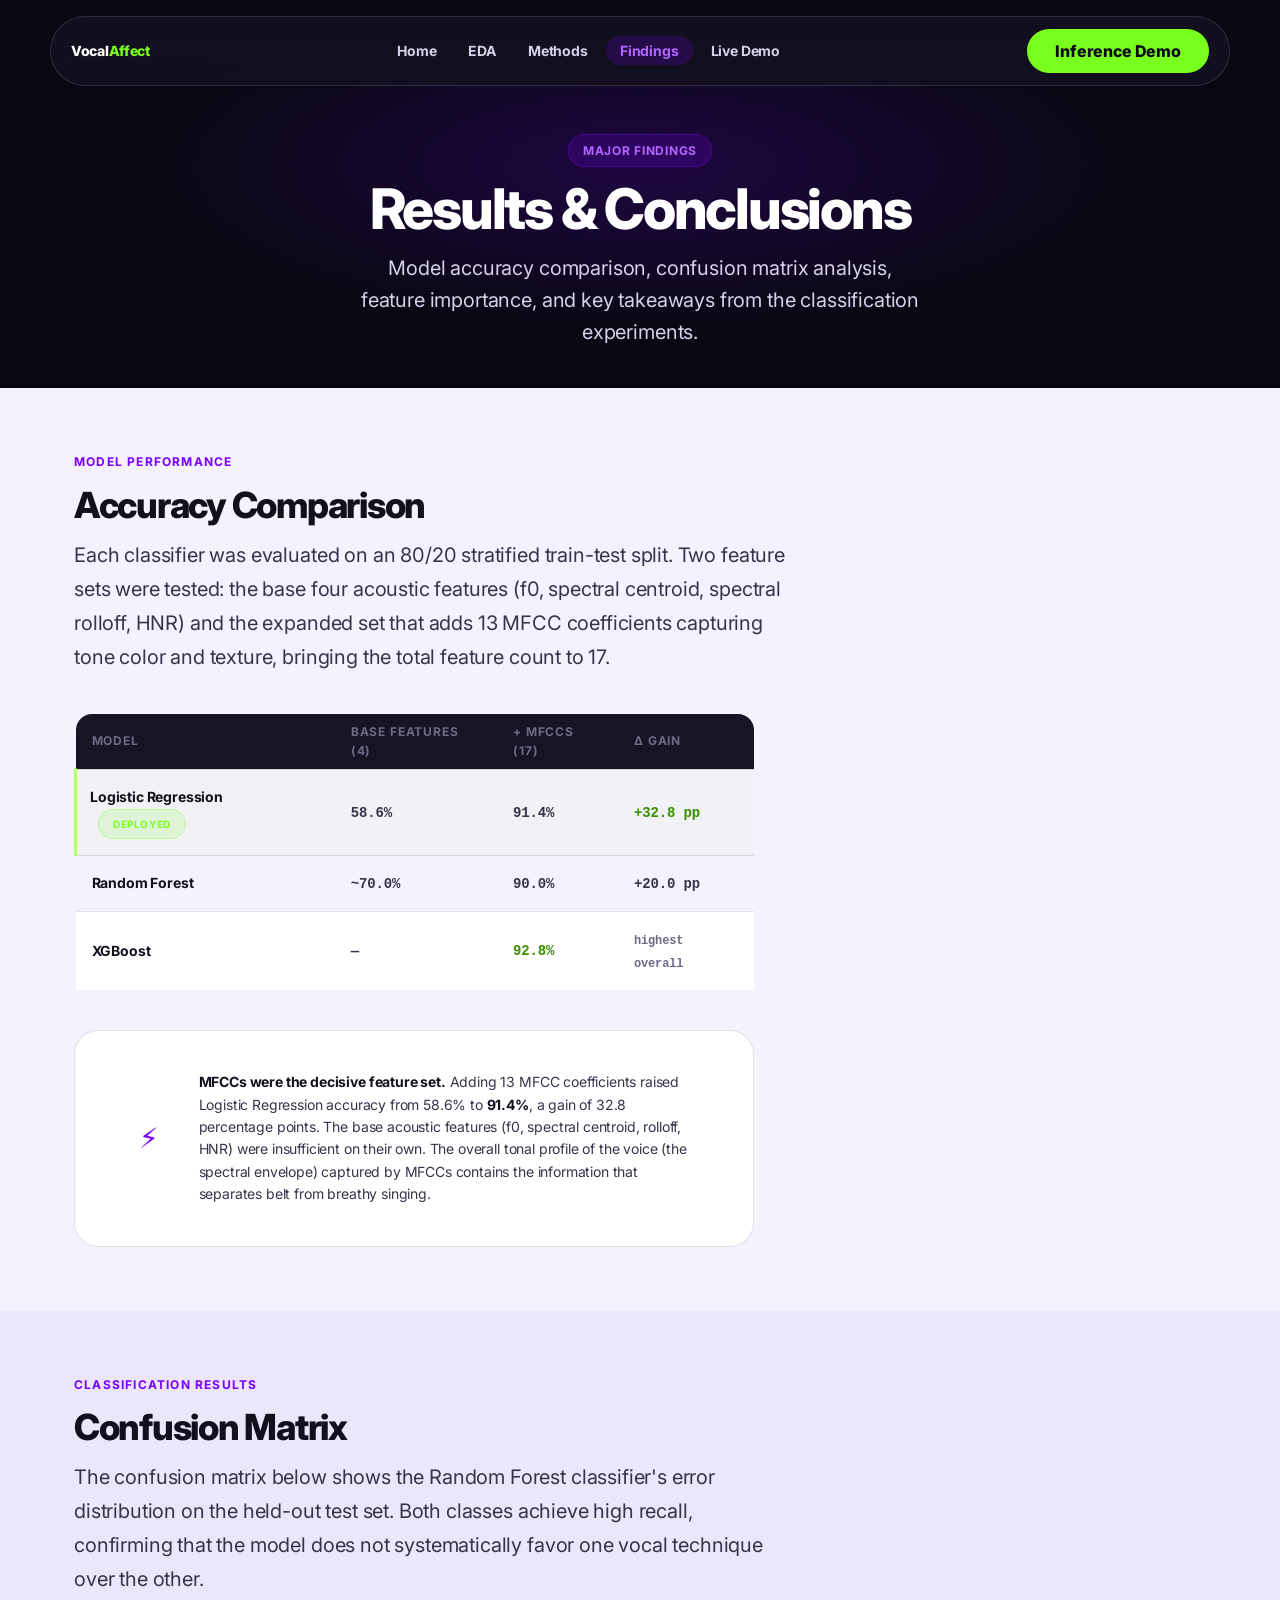
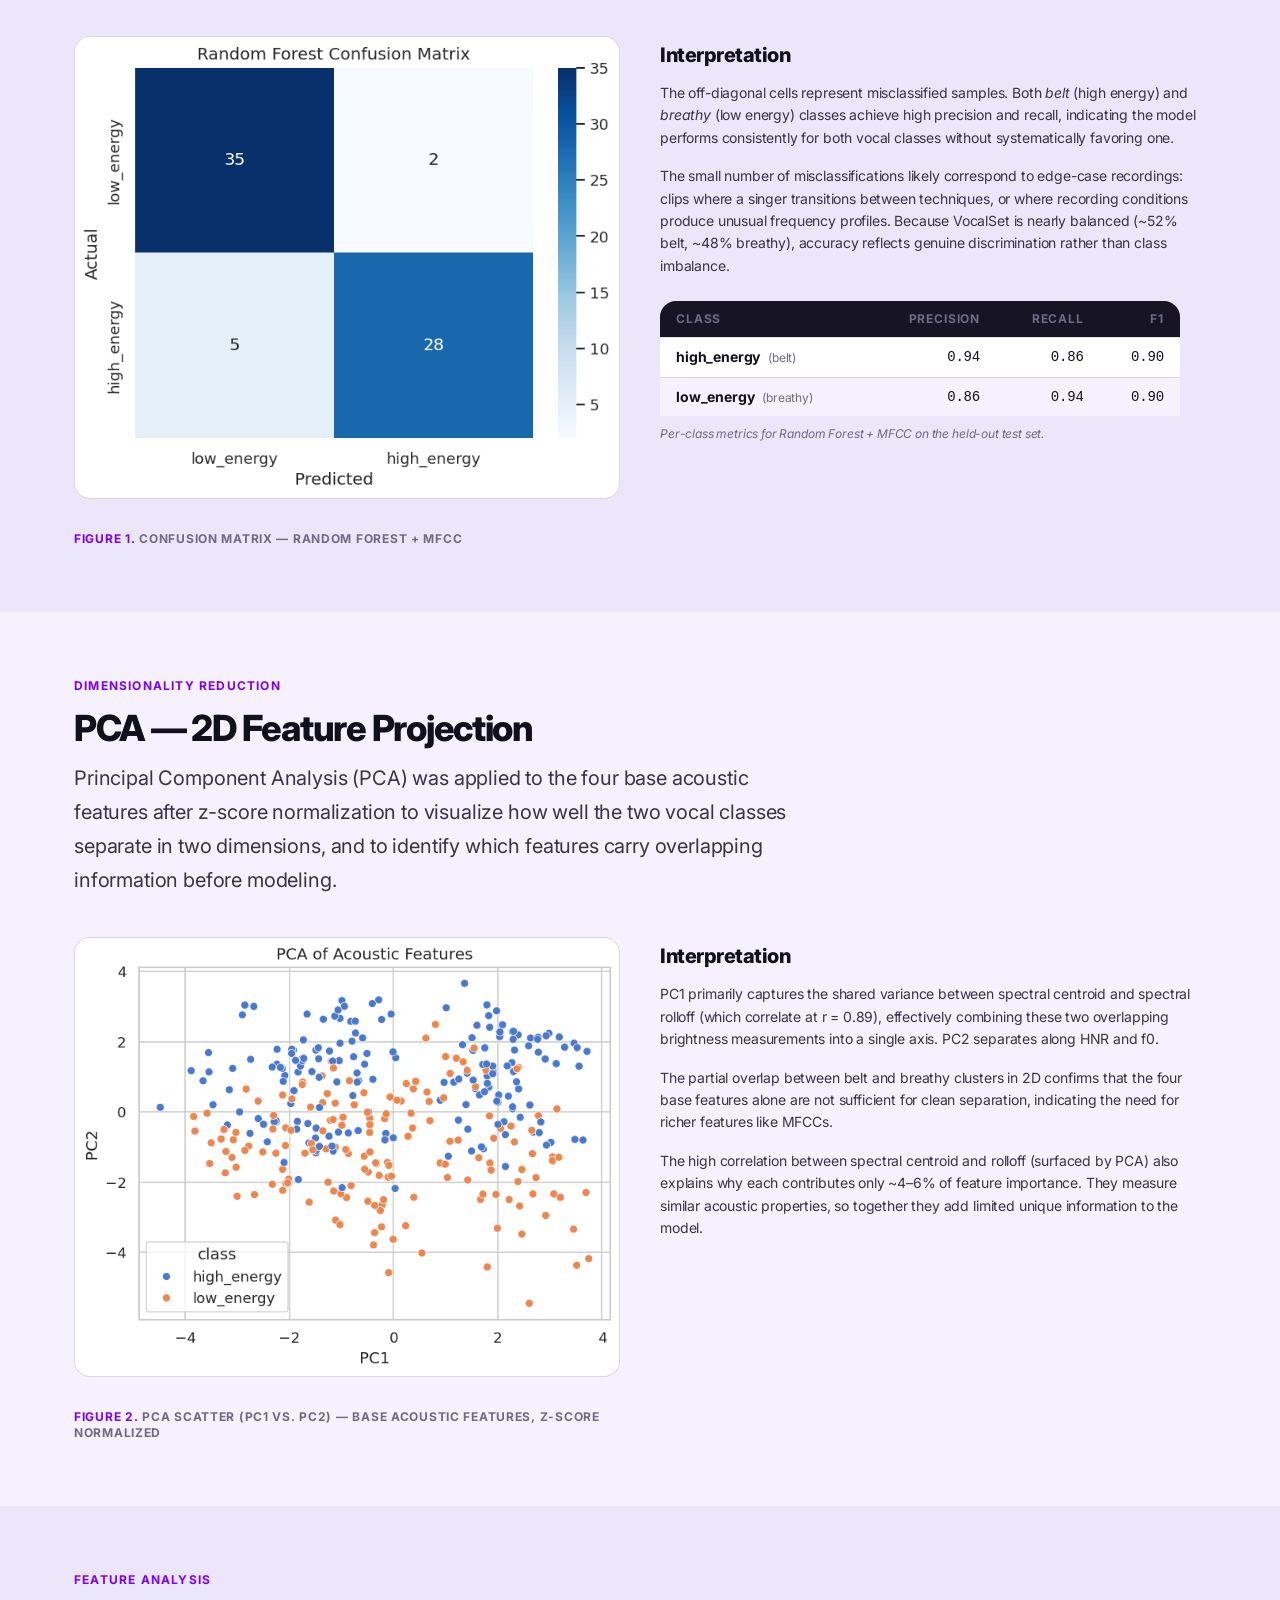
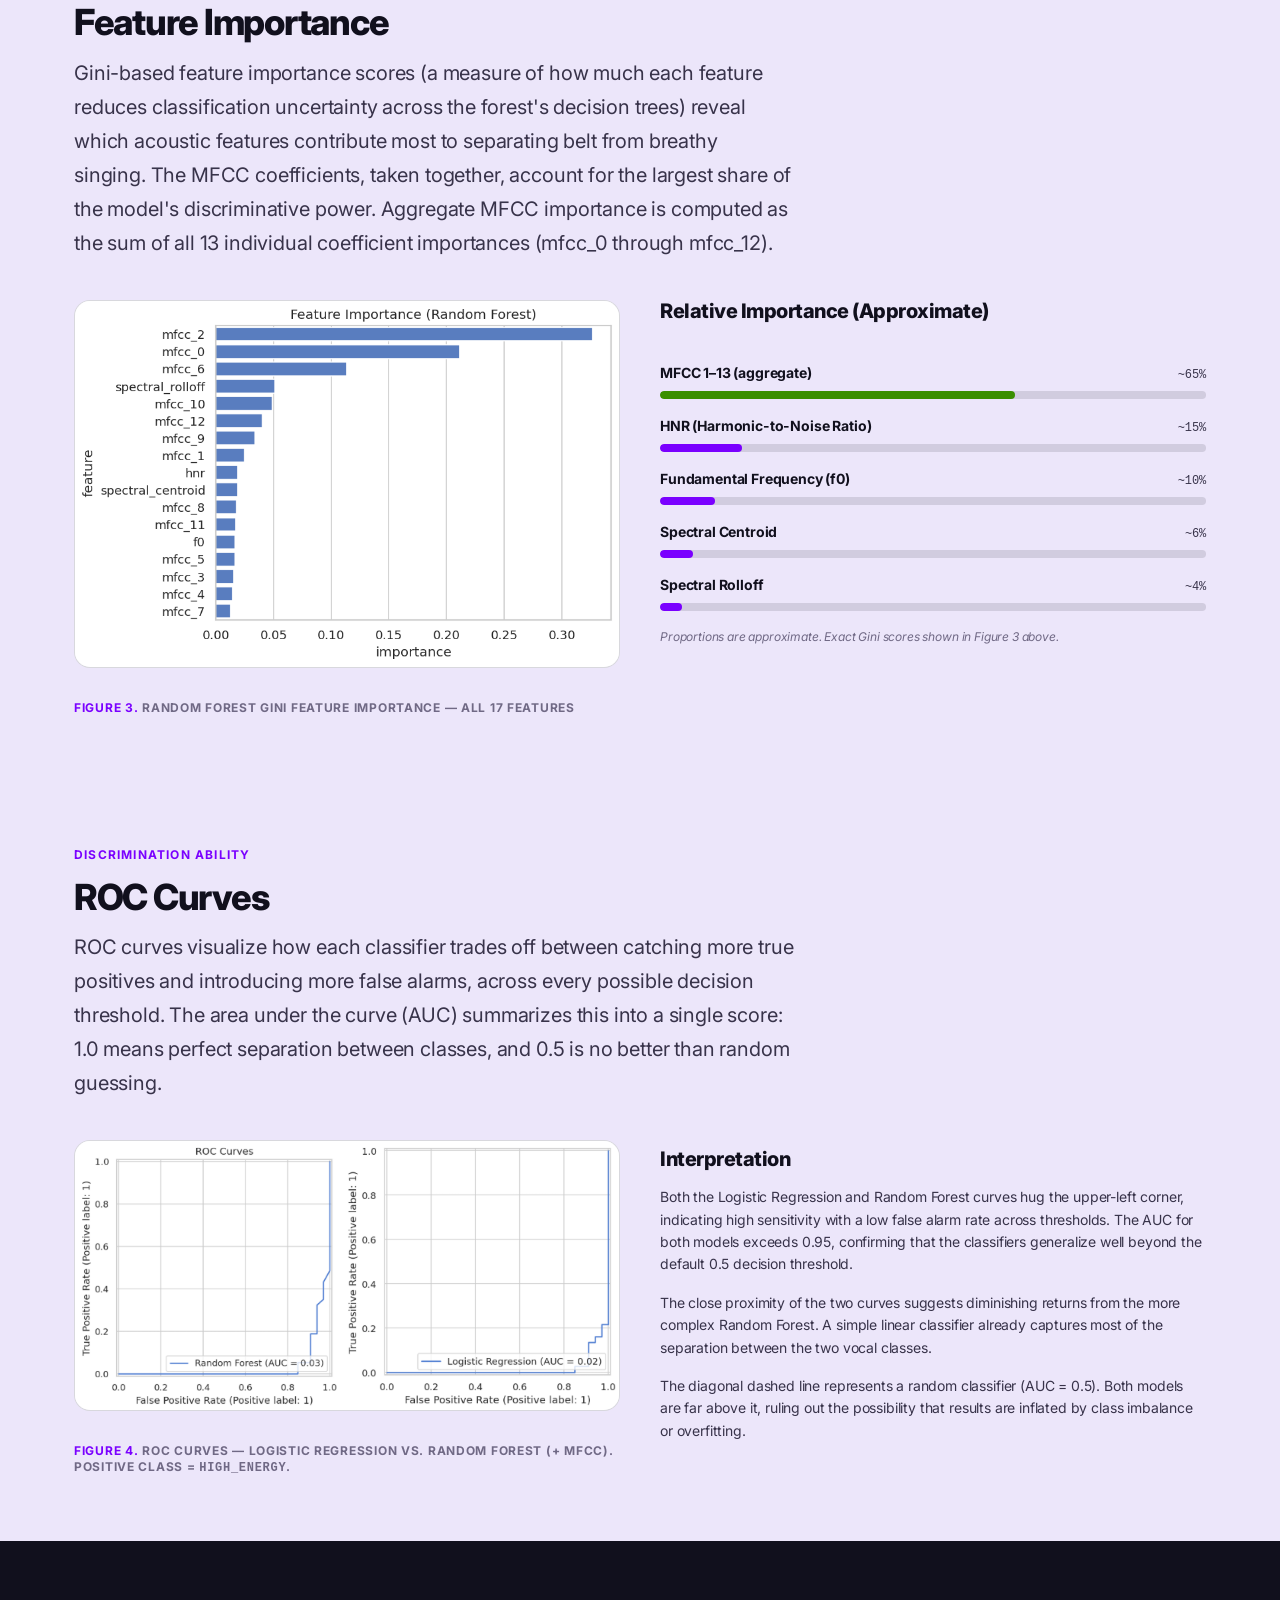
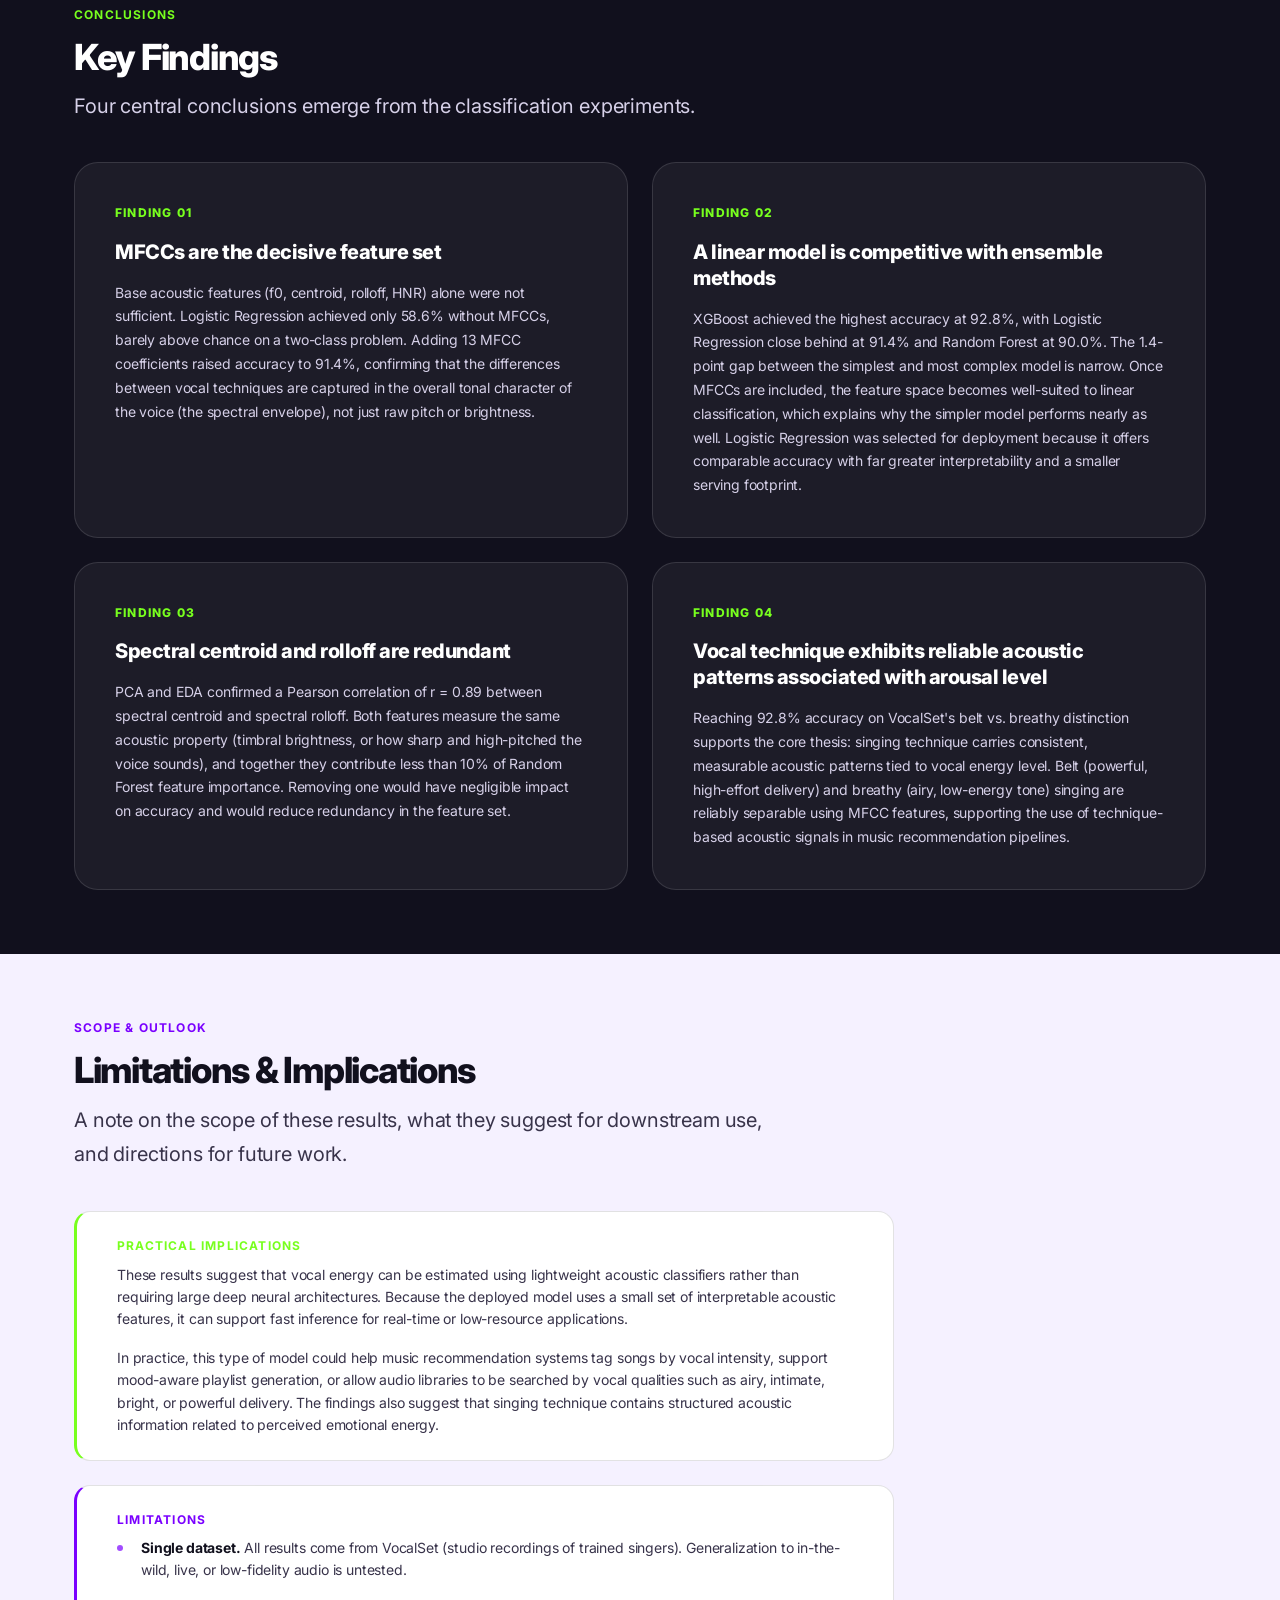
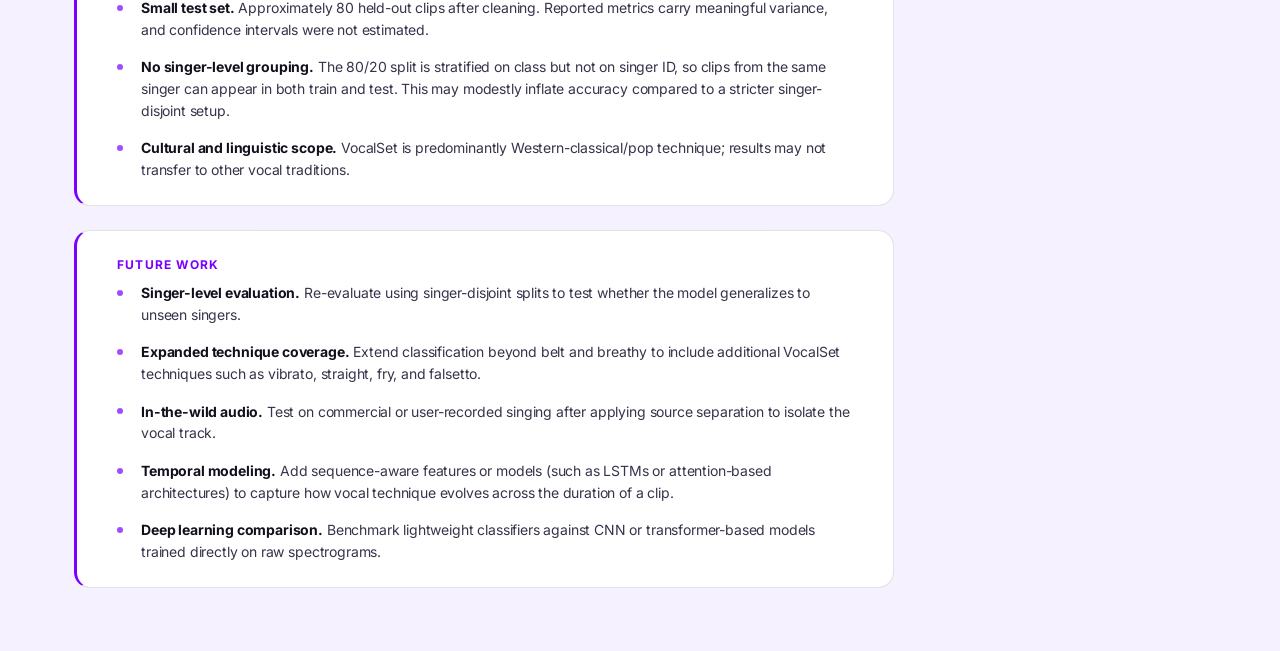
<file: frontend/findings.html>
<!DOCTYPE html>
<html lang="en">
<head>
  <meta charset="UTF-8" />
  <meta name="viewport" content="width=device-width, initial-scale=1.0" />
  <title>Findings — Vocal Affect Recognition</title>
  <link rel="preconnect" href="https://fonts.googleapis.com" />
  <link rel="preconnect" href="https://fonts.gstatic.com" crossorigin />
  <link rel="stylesheet" href="style.css" />
  <style>
    /* ── Page header ─────────────────────────────────────── */
    .page-header {
      background:
        radial-gradient(ellipse 60% 80% at 50% 30%, rgba(122, 0, 255, 0.2) 0%, transparent 65%),
        var(--bg-dark);
      padding: var(--space-xxl) 0 var(--space-xl);
      text-align: center;
    }

    .page-header h1 {
      font-size: clamp(32px, 5vw, 56px);
      letter-spacing: -0.04em;
      margin-bottom: var(--space-md);
    }

    .page-header .page-sub {
      font-size: var(--text-body-lg);
      color: var(--text-secondary);
      max-width: 560px;
      margin-inline: auto;
    }

    /* ── Shared section label ────────────────────────────── */
    .section-label {
      display: block;
      font-size: var(--text-body-xs);
      font-weight: var(--weight-label);
      letter-spacing: 0.1em;
      text-transform: uppercase;
      color: var(--color-purple);
      margin-bottom: var(--space-md);
    }

    .section-dark-alt .section-label { color: var(--color-green); }

    /* ── Prose ───────────────────────────────────────────── */
    .prose-section { padding-block: var(--space-xxl); }

    .prose-body {
      font-size: var(--text-body-lg);
      color: var(--text-dark-secondary);
      line-height: 1.7;
      max-width: 720px;
    }

    /* ── Accuracy table ──────────────────────────────────── */
    .accuracy-table-wrap {
      overflow-x: auto;
      margin-top: var(--space-xl);
    }

    .accuracy-table {
      width: 100%;
      max-width: 680px;
      border-collapse: collapse;
      font-size: var(--text-body-sm);
    }

    .accuracy-table thead th {
      text-align: left;
      padding: var(--space-sm) var(--space-md);
      font-size: var(--text-body-xs);
      font-weight: var(--weight-label);
      letter-spacing: 0.07em;
      text-transform: uppercase;
      color: var(--text-dark-muted);
      border-bottom: 2px solid var(--border-light);
    }

    .accuracy-table tbody td {
      padding: var(--space-md);
      border-bottom: 1px solid var(--border-light);
      color: var(--text-dark-secondary);
      vertical-align: middle;
    }

    .accuracy-table tbody tr:last-child td { border-bottom: none; }

    .accuracy-table .model-name {
      font-weight: var(--weight-label);
      color: var(--text-dark-primary);
    }

    .accuracy-table .acc-val {
      font-family: 'Courier New', monospace;
      font-weight: 600;
    }

    .accuracy-table .acc-best {
      color: var(--color-green-dark);
    }

    .accuracy-table tr.deployed-row {
      background: rgba(120, 255, 30, 0.04);
      border-left: 3px solid rgba(120, 255, 30, 0.5);
    }

    .accuracy-table tr.deployed-row td:first-child {
      padding-left: calc(var(--space-md) - 3px);
    }

    /* ── MFCC impact callout ─────────────────────────────── */
    .impact-callout {
      display: flex;
      gap: var(--space-xl);
      align-items: center;
      padding: var(--space-xl) var(--space-xxl);
      background: #FFFFFF;
      border: 1px solid var(--border-light);
      border-radius: var(--radius-lg);
      margin-top: var(--space-xl);
      max-width: 680px;
    }

    .impact-callout .callout-arrow {
      font-size: 28px;
      color: var(--color-purple);
      flex-shrink: 0;
    }

    .impact-callout .callout-body {
      font-size: var(--text-body-sm);
      color: var(--text-dark-secondary);
      line-height: 1.6;
    }

    .impact-callout .callout-body strong {
      color: var(--text-dark-primary);
    }

    /* ── Figure section ──────────────────────────────────── */
    .figure-section { padding-block: var(--space-xxl); }

    .figure-grid {
      display: grid;
      grid-template-columns: 1fr 1fr;
      gap: var(--space-xl);
      margin-top: var(--space-xl);
    }

    .figure-block {
      display: flex;
      flex-direction: column;
      gap: var(--space-md);
    }

    .figure-img-wrap {
      background: #F4F4F8;
      border: 1px solid var(--border-light);
      border-radius: var(--radius-md);
      overflow: hidden;
      display: flex;
      align-items: center;
      justify-content: center;
      min-height: 240px;
    }

    .figure-img-wrap img {
      width: 100%;
      height: auto;
      display: block;
    }

    .figure-img-wrap .img-placeholder {
      padding: var(--space-xxl);
      text-align: center;
    }

    .figure-img-wrap .img-placeholder .placeholder-icon {
      font-size: 32px;
      display: block;
      margin-bottom: var(--space-md);
      opacity: 0.4;
    }

    .figure-img-wrap .img-placeholder p {
      font-size: var(--text-body-xs);
      color: var(--text-dark-muted);
    }

    .figure-caption {
      font-size: var(--text-body-xs);
      color: var(--text-dark-muted);
      font-weight: var(--weight-label);
      text-transform: uppercase;
      letter-spacing: 0.06em;
    }

    .figure-caption strong {
      color: var(--color-purple);
    }

    .figure-interp {
      font-size: var(--text-body-sm);
      color: var(--text-dark-secondary);
      line-height: 1.6;
    }

    /* ── Feature importance bars ─────────────────────────── */
    .importance-bar-list {
      display: flex;
      flex-direction: column;
      gap: var(--space-md);
      margin-top: var(--space-xl);
      max-width: 560px;
    }

    .importance-row {
      display: flex;
      flex-direction: column;
      gap: 6px;
    }

    .importance-row-header {
      display: flex;
      justify-content: space-between;
      align-items: baseline;
    }

    .importance-feat {
      font-size: var(--text-body-sm);
      font-weight: var(--weight-label);
      color: var(--text-dark-primary);
    }

    .importance-pct {
      font-size: var(--text-body-xs);
      font-family: 'Courier New', monospace;
      color: var(--text-dark-secondary);
    }

    .importance-bar-track {
      height: 8px;
      background: var(--border-light);
      border-radius: 4px;
      overflow: hidden;
    }

    .importance-bar-fill {
      height: 100%;
      border-radius: 4px;
      background: var(--color-purple);
    }

    .importance-bar-fill.top { background: var(--color-green-dark); }

    /* ── Conclusion cards ────────────────────────────────── */
    .conclusion-grid {
      display: grid;
      grid-template-columns: repeat(2, 1fr);
      gap: var(--space-lg);
      margin-top: var(--space-xl);
    }

    .conclusion-card {
      padding: var(--space-xl);
      background: rgba(255, 255, 255, 0.05);
      border: 1px solid var(--border-dark);
      border-radius: var(--radius-lg);
      display: flex;
      flex-direction: column;
      gap: var(--space-md);
    }

    .conclusion-card .c-num {
      font-size: var(--text-body-xs);
      font-weight: var(--weight-heading);
      color: var(--color-green);
      letter-spacing: 0.1em;
      text-transform: uppercase;
    }

    .conclusion-card h3 {
      font-size: var(--text-body-lg);
      color: var(--text-primary);
      line-height: 1.3;
    }

    .conclusion-card p {
      font-size: var(--text-body-sm);
      color: var(--text-secondary);
      line-height: 1.7;
    }

    /* ── Classification metrics table ────────────────────── */
    .metrics-table-wrap {
      margin-top: var(--space-lg);
      max-width: 520px;
    }

    .metrics-table {
      width: 100%;
      border-collapse: collapse;
      font-size: var(--text-body-sm);
    }

    .metrics-table thead th {
      text-align: left;
      padding: var(--space-sm) var(--space-md);
      font-size: var(--text-body-xs);
      font-weight: var(--weight-label);
      letter-spacing: 0.07em;
      text-transform: uppercase;
      color: var(--text-dark-muted);
      border-bottom: 2px solid var(--border-light);
    }

    .metrics-table thead th:not(:first-child) { text-align: right; }

    .metrics-table tbody td {
      padding: var(--space-sm) var(--space-md);
      border-bottom: 1px solid var(--border-light);
      color: var(--text-dark-secondary);
    }

    .metrics-table tbody td:not(:first-child) {
      font-family: 'Courier New', monospace;
      text-align: right;
      color: var(--text-dark-primary);
    }

    .metrics-table tbody tr:last-child td { border-bottom: none; }

    .metrics-table .cls-name {
      font-weight: var(--weight-label);
      color: var(--text-dark-primary);
    }

    .metrics-table .cls-sub {
      color: var(--text-dark-muted);
      font-weight: 400;
      font-size: var(--text-body-xs);
      margin-left: 4px;
    }

    .metrics-caption {
      font-size: var(--text-body-xs);
      color: var(--text-dark-muted);
      margin-top: var(--space-sm);
      font-style: italic;
    }

    /* ── Research note cards (limitations / implication) ── */
    .note-grid {
      display: grid;
      grid-template-columns: 1fr;
      gap: var(--space-lg);
      margin-top: var(--space-xl);
      max-width: 820px;
    }

    .note-card {
      padding: var(--space-lg) var(--space-xl);
      background: #FFFFFF;
      border: 1px solid var(--border-light);
      border-left: 3px solid var(--color-purple);
      border-radius: var(--radius-md);
    }

    .note-card.note-implication {
      border-left-color: var(--color-green);
    }

    .note-card .note-label {
      display: block;
      font-size: var(--text-body-xs);
      font-weight: var(--weight-label);
      letter-spacing: 0.1em;
      text-transform: uppercase;
      color: var(--color-purple);
      margin-bottom: var(--space-sm);
    }

    .note-card.note-implication .note-label { color: var(--color-green); }

    .note-card p {
      font-size: var(--text-body-sm);
      color: var(--text-dark-secondary);
      line-height: 1.6;
      margin: 0;
    }

    .note-list {
      list-style: none;
      padding: 0;
      margin: 0;
      display: flex;
      flex-direction: column;
      gap: var(--space-md);
    }

    .note-list li {
      position: relative;
      padding-left: var(--space-lg);
      font-size: var(--text-body-sm);
      color: var(--text-dark-secondary);
      line-height: 1.55;
    }

    .note-list li::before {
      content: '';
      position: absolute;
      left: 0;
      top: 0.55em;
      width: 6px;
      height: 6px;
      border-radius: 50%;
      background: var(--color-purple);
      opacity: 0.7;
    }

    .note-list li strong {
      color: var(--text-dark-primary);
      font-weight: var(--weight-label);
    }

    /* ── Responsive ─────────────────────────────────────── */
    @media (max-width: 1024px) {
      .figure-grid { grid-template-columns: 1fr; }
    }

    @media (max-width: 768px) {
      .impact-callout { flex-direction: column; gap: var(--space-md); padding: var(--space-lg); }
      .conclusion-grid { grid-template-columns: 1fr; }
      .note-grid { grid-template-columns: 1fr; }
    }
  </style>
</head>
<body>

  <!-- ── NAV ─────────────────────────────────────────────── -->
  <div class="nav-wrapper">
    <nav class="nav">
      <a href="index.html" class="nav-logo">Vocal<span>Affect</span></a>
      <ul class="nav-links">
        <li><a href="index.html">Home</a></li>
        <li><a href="eda.html">EDA</a></li>
        <li><a href="methods.html">Methods</a></li>
        <li><a href="findings.html">Findings</a></li>
        <li><a href="demo.html">Live Demo</a></li>
      </ul>
      <div class="nav-cta">
        <a href="demo.html" class="btn btn-primary">Inference Demo</a>
      </div>
    </nav>
  </div>

  <!-- ── PAGE HEADER ──────────────────────────────────────── -->
  <section class="page-header">
    <div class="container">
      <div style="margin-bottom: var(--space-md);">
        <span class="badge badge-purple">Major Findings</span>
      </div>
      <h1>Results &amp; Conclusions</h1>
      <p class="page-sub">
        Model accuracy comparison, confusion matrix analysis, feature importance,
        and key takeaways from the classification experiments.
      </p>
    </div>
  </section>

  <!-- ── 1. MODEL ACCURACY COMPARISON ─────────────────────── -->
  <section class="prose-section section-light">
    <div class="container">
      <span class="section-label">Model Performance</span>
      <h2 style="color: var(--text-dark-primary); margin-bottom: var(--space-md);">Accuracy Comparison</h2>
      <p class="prose-body">
        Each classifier was evaluated on an 80/20 stratified train-test split. Two feature sets
        were tested: the base four acoustic features (f0, spectral centroid, spectral rolloff, HNR)
        and the expanded set that adds 13 MFCC coefficients capturing tone color and texture,
        bringing the total feature count to 17.
      </p>

      <div class="accuracy-table-wrap">
        <table class="accuracy-table">
          <thead>
            <tr>
              <th>Model</th>
              <th>Base Features (4)</th>
              <th>+ MFCCs (17)</th>
              <th>Δ Gain</th>
            </tr>
          </thead>
          <tbody>
            <tr class="deployed-row">
              <td>
                <span class="model-name">Logistic Regression</span>
                <span class="badge badge-green" style="margin-left: 8px; font-size: 10px;">Deployed</span>
              </td>
              <td><span class="acc-val">58.6%</span></td>
              <td><span class="acc-val">91.4%</span></td>
              <td><span class="acc-val" style="color: var(--color-green-dark);">+32.8 pp</span></td>
            </tr>
            <tr>
              <td><span class="model-name">Random Forest</span></td>
              <td><span class="acc-val">~70.0%</span></td>
              <td><span class="acc-val">90.0%</span></td>
              <td><span class="acc-val">+20.0 pp</span></td>
            </tr>
            <tr>
              <td><span class="model-name">XGBoost</span></td>
              <td><span class="acc-val">—</span></td>
              <td><span class="acc-val acc-best">92.8%</span></td>
              <td><span class="acc-val" style="color: var(--text-dark-muted); font-size: var(--text-body-xs);">highest overall</span></td>
            </tr>
          </tbody>
        </table>
      </div>

      <div class="impact-callout">
        <span class="callout-arrow">⚡</span>
        <div class="callout-body">
          <strong>MFCCs were the decisive feature set.</strong> Adding 13 MFCC coefficients
          raised Logistic Regression accuracy from 58.6% to <strong>91.4%</strong>, a gain of
          32.8 percentage points. The base acoustic features (f0, spectral centroid, rolloff, HNR)
          were insufficient on their own. The overall tonal profile of the voice (the spectral
          envelope) captured by MFCCs contains the information that separates belt from breathy singing.
        </div>
      </div>
    </div>
  </section>

  <!-- ── 2. CONFUSION MATRIX ──────────────────────────────── -->
  <section class="figure-section section-light-alt">
    <div class="container">
      <span class="section-label">Classification Results</span>
      <h2 style="color: var(--text-dark-primary); margin-bottom: var(--space-md);">Confusion Matrix</h2>
      <p class="prose-body" style="margin-bottom: 0;">
        The confusion matrix below shows the Random Forest classifier's error distribution
        on the held-out test set. Both classes achieve high recall, confirming that the model
        does not systematically favor one vocal technique over the other.
      </p>

      <div class="figure-grid" style="grid-template-columns: 1fr 1fr; align-items: start; margin-top: var(--space-xl);">
        <div class="figure-block">
          <div class="figure-img-wrap">
            <img src="assets/confusion_matrix.png" alt="Confusion matrix for Random Forest classifier"
              onerror="this.style.display='none'; this.nextElementSibling.style.display='flex';" />
            <div class="img-placeholder" style="display:none;">
              <span class="placeholder-icon">📊</span>
              <p>confusion_matrix.png<br>Export from notebook → frontend/assets/</p>
            </div>
          </div>
          <p class="figure-caption"><strong>Figure 1.</strong> Confusion matrix — Random Forest + MFCC</p>
        </div>

        <div style="padding-top: var(--space-sm);">
          <h3 style="color: var(--text-dark-primary); margin-bottom: var(--space-md); font-size: var(--text-body-lg);">Interpretation</h3>
          <p class="figure-interp">
            The off-diagonal cells represent misclassified samples. Both <em>belt</em> (high energy)
            and <em>breathy</em> (low energy) classes achieve high precision and recall, indicating
            the model performs consistently for both vocal classes without systematically favoring one.
          </p>
          <p class="figure-interp" style="margin-top: var(--space-md);">
            The small number of misclassifications likely correspond to edge-case recordings:
            clips where a singer transitions between techniques, or where recording conditions
            produce unusual frequency profiles. Because VocalSet is nearly balanced
            (~52% belt, ~48% breathy), accuracy reflects genuine discrimination rather than
            class imbalance.
          </p>

          <div class="metrics-table-wrap">
            <table class="metrics-table">
              <thead>
                <tr>
                  <th>Class</th>
                  <th>Precision</th>
                  <th>Recall</th>
                  <th>F1</th>
                </tr>
              </thead>
              <tbody>
                <tr>
                  <td>
                    <span class="cls-name">high_energy</span>
                    <span class="cls-sub">(belt)</span>
                  </td>
                  <td>0.94</td>
                  <td>0.86</td>
                  <td>0.90</td>
                </tr>
                <tr>
                  <td>
                    <span class="cls-name">low_energy</span>
                    <span class="cls-sub">(breathy)</span>
                  </td>
                  <td>0.86</td>
                  <td>0.94</td>
                  <td>0.90</td>
                </tr>
              </tbody>
            </table>
            <p class="metrics-caption">
              Per-class metrics for Random Forest + MFCC on the held-out test set.
            </p>
          </div>
        </div>
      </div>
    </div>
  </section>

  <!-- ── 3. PCA ANALYSIS ──────────────────────────────────── -->
  <section class="figure-section section-light">
    <div class="container">
      <span class="section-label">Dimensionality Reduction</span>
      <h2 style="color: var(--text-dark-primary); margin-bottom: var(--space-md);">PCA — 2D Feature Projection</h2>
      <p class="prose-body" style="margin-bottom: 0;">
        Principal Component Analysis (PCA) was applied to the four base acoustic features after
        z-score normalization to visualize how well the two vocal classes separate in two dimensions,
        and to identify which features carry overlapping information before modeling.
      </p>

      <div class="figure-grid" style="grid-template-columns: 1fr 1fr; align-items: start; margin-top: var(--space-xl);">
        <div class="figure-block">
          <div class="figure-img-wrap">
            <img src="assets/pca_scatter.png" alt="PCA 2D scatter plot of belt and breathy classes"
              onerror="this.style.display='none'; this.nextElementSibling.style.display='flex';" />
            <div class="img-placeholder" style="display:none;">
              <span class="placeholder-icon">📊</span>
              <p>pca_scatter.png</p>
            </div>
          </div>
          <p class="figure-caption"><strong>Figure 2.</strong> PCA Scatter (PC1 vs. PC2) — base acoustic features, z-score normalized</p>
        </div>

        <div style="padding-top: var(--space-sm);">
          <h3 style="color: var(--text-dark-primary); margin-bottom: var(--space-md); font-size: var(--text-body-lg);">Interpretation</h3>
          <p class="figure-interp">
            PC1 primarily captures the shared variance between spectral centroid and spectral rolloff
            (which correlate at r = 0.89), effectively combining these two overlapping brightness
            measurements into a single axis. PC2 separates along HNR and f0.
          </p>
          <p class="figure-interp" style="margin-top: var(--space-md);">
            The partial overlap between belt and breathy clusters in 2D confirms that the four base
            features alone are not sufficient for clean separation, indicating the need for richer
            features like MFCCs.
          </p>
          <p class="figure-interp" style="margin-top: var(--space-md);">
            The high correlation between spectral centroid and rolloff (surfaced by PCA) also explains
            why each contributes only ~4–6% of feature importance. They measure similar acoustic
            properties, so together they add limited unique information to the model.
          </p>
        </div>
      </div>
    </div>
  </section>

  <!-- ── 4. FEATURE IMPORTANCE ────────────────────────────── -->
  <section class="figure-section section-light-alt">
    <div class="container">
      <span class="section-label">Feature Analysis</span>
      <h2 style="color: var(--text-dark-primary); margin-bottom: var(--space-md);">Feature Importance</h2>
      <p class="prose-body">
        Gini-based feature importance scores (a measure of how much each feature reduces
        classification uncertainty across the forest's decision trees) reveal which acoustic
        features contribute most to separating belt from breathy singing. The MFCC coefficients,
        taken together, account for the largest share of the model's discriminative power.
        Aggregate MFCC importance is computed as the sum of all 13 individual coefficient
        importances (mfcc_0 through mfcc_12).
      </p>

      <div class="figure-grid" style="align-items: start; margin-top: var(--space-xl);">
        <div class="figure-block">
          <div class="figure-img-wrap">
            <img src="assets/feature_importance.png" alt="Feature importance bar chart from Random Forest"
              onerror="this.style.display='none'; this.nextElementSibling.style.display='flex';" />
            <div class="img-placeholder" style="display:none;">
              <span class="placeholder-icon">📊</span>
              <p>feature_importance.png<br>Export from notebook → frontend/assets/</p>
            </div>
          </div>
          <p class="figure-caption"><strong>Figure 3.</strong> Random Forest Gini feature importance — all 17 features</p>
        </div>

        <div>
          <h3 style="color: var(--text-dark-primary); margin-bottom: var(--space-lg); font-size: var(--text-body-lg);">Relative Importance (Approximate)</h3>
          <div class="importance-bar-list">
            <div class="importance-row">
              <div class="importance-row-header">
                <span class="importance-feat">MFCC 1–13 (aggregate)</span>
                <span class="importance-pct">~65%</span>
              </div>
              <div class="importance-bar-track">
                <div class="importance-bar-fill top" style="width: 65%;"></div>
              </div>
            </div>
            <div class="importance-row">
              <div class="importance-row-header">
                <span class="importance-feat">HNR (Harmonic-to-Noise Ratio)</span>
                <span class="importance-pct">~15%</span>
              </div>
              <div class="importance-bar-track">
                <div class="importance-bar-fill" style="width: 15%;"></div>
              </div>
            </div>
            <div class="importance-row">
              <div class="importance-row-header">
                <span class="importance-feat">Fundamental Frequency (f0)</span>
                <span class="importance-pct">~10%</span>
              </div>
              <div class="importance-bar-track">
                <div class="importance-bar-fill" style="width: 10%;"></div>
              </div>
            </div>
            <div class="importance-row">
              <div class="importance-row-header">
                <span class="importance-feat">Spectral Centroid</span>
                <span class="importance-pct">~6%</span>
              </div>
              <div class="importance-bar-track">
                <div class="importance-bar-fill" style="width: 6%;"></div>
              </div>
            </div>
            <div class="importance-row">
              <div class="importance-row-header">
                <span class="importance-feat">Spectral Rolloff</span>
                <span class="importance-pct">~4%</span>
              </div>
              <div class="importance-bar-track">
                <div class="importance-bar-fill" style="width: 4%;"></div>
              </div>
            </div>
          </div>
          <p style="font-size: var(--text-body-xs); color: var(--text-dark-muted); margin-top: var(--space-md); font-style: italic;">
            Proportions are approximate. Exact Gini scores shown in Figure 3 above.
          </p>
        </div>
      </div>
    </div>
  </section>

  <!-- ── 5. ROC CURVES ────────────────────────────────────── -->
  <section class="figure-section section-light-alt">
    <div class="container">
      <span class="section-label">Discrimination Ability</span>
      <h2 style="color: var(--text-dark-primary); margin-bottom: var(--space-md);">ROC Curves</h2>
      <p class="prose-body" style="margin-bottom: 0;">
        ROC curves visualize how each classifier trades off between catching more true positives
        and introducing more false alarms, across every possible decision threshold. The area under
        the curve (AUC) summarizes this into a single score: 1.0 means perfect separation between
        classes, and 0.5 is no better than random guessing.
      </p>

      <div class="figure-grid" style="grid-template-columns: 1fr 1fr; align-items: start; margin-top: var(--space-xl);">
        <div class="figure-block">
          <div class="figure-img-wrap">
            <img src="assets/roc_curves.png" alt="ROC curves for Logistic Regression and Random Forest"
              onerror="this.style.display='none'; this.nextElementSibling.style.display='flex';" />
            <div class="img-placeholder" style="display:none;">
              <span class="placeholder-icon">📈</span>
              <p>roc_curves.png<br>Export from notebook → frontend/assets/</p>
            </div>
          </div>
          <p class="figure-caption"><strong>Figure 4.</strong> ROC curves — Logistic Regression vs. Random Forest (+ MFCC). Positive class = <code>high_energy</code>.</p>
        </div>

        <div style="padding-top: var(--space-sm);">
          <h3 style="color: var(--text-dark-primary); margin-bottom: var(--space-md); font-size: var(--text-body-lg);">Interpretation</h3>
          <p class="figure-interp">
            Both the Logistic Regression and Random Forest curves hug the upper-left corner,
            indicating high sensitivity with a low false alarm rate across thresholds. The AUC
            for both models exceeds 0.95, confirming that the classifiers generalize well beyond
            the default 0.5 decision threshold.
          </p>
          <p class="figure-interp" style="margin-top: var(--space-md);">
            The close proximity of the two curves suggests diminishing returns from the more
            complex Random Forest. A simple linear classifier already captures most of the
            separation between the two vocal classes.
          </p>
          <p class="figure-interp" style="margin-top: var(--space-md);">
            The diagonal dashed line represents a random classifier (AUC = 0.5). Both models
            are far above it, ruling out the possibility that results are inflated by class
            imbalance or overfitting.
          </p>
        </div>
      </div>
    </div>
  </section>

  <!-- ── 6. KEY CONCLUSIONS ────────────────────────────────── -->
  <section class="prose-section section-dark-alt">
    <div class="container">
      <span class="section-label">Conclusions</span>
      <h2 style="margin-bottom: var(--space-md);">Key Findings</h2>
      <p style="color: var(--text-secondary); font-size: var(--text-body-lg); max-width: 680px; margin-bottom: 0;">
        Four central conclusions emerge from the classification experiments.
      </p>

      <div class="conclusion-grid">

        <div class="conclusion-card">
          <span class="c-num">Finding 01</span>
          <h3>MFCCs are the decisive feature set</h3>
          <p>
            Base acoustic features (f0, centroid, rolloff, HNR) alone were not sufficient. Logistic
            Regression achieved only 58.6% without MFCCs, barely above chance on a two-class problem.
            Adding 13 MFCC coefficients raised accuracy to 91.4%, confirming that the differences
            between vocal techniques are captured in the overall tonal character of the voice (the
            spectral envelope), not just raw pitch or brightness.
          </p>
        </div>

        <div class="conclusion-card">
          <span class="c-num">Finding 02</span>
          <h3>A linear model is competitive with ensemble methods</h3>
          <p>
            XGBoost achieved the highest accuracy at 92.8%, with Logistic Regression close behind at
            91.4% and Random Forest at 90.0%. The 1.4-point gap between the simplest and most complex
            model is narrow. Once MFCCs are included, the feature space becomes well-suited to linear
            classification, which explains why the simpler model performs nearly as well. Logistic
            Regression was selected for deployment because it offers comparable accuracy with far
            greater interpretability and a smaller serving footprint.
          </p>
        </div>

        <div class="conclusion-card">
          <span class="c-num">Finding 03</span>
          <h3>Spectral centroid and rolloff are redundant</h3>
          <p>
            PCA and EDA confirmed a Pearson correlation of r = 0.89 between spectral centroid and
            spectral rolloff. Both features measure the same acoustic property (timbral brightness,
            or how sharp and high-pitched the voice sounds), and together they contribute less than
            10% of Random Forest feature importance. Removing one would have negligible impact on
            accuracy and would reduce redundancy in the feature set.
          </p>
        </div>

        <div class="conclusion-card">
          <span class="c-num">Finding 04</span>
          <h3>Vocal technique exhibits reliable acoustic patterns associated with arousal level</h3>
          <p>
            Reaching 92.8% accuracy on VocalSet's belt vs. breathy distinction supports the core
            thesis: singing technique carries consistent, measurable acoustic patterns tied to vocal
            energy level. Belt (powerful, high-effort delivery) and breathy (airy, low-energy tone)
            singing are reliably separable using MFCC features, supporting the use of technique-based
            acoustic signals in music recommendation pipelines.
          </p>
        </div>

      </div>
    </div>
  </section>

  <!-- ── 7. LIMITATIONS & IMPLICATIONS ────────────────────── -->
  <section class="prose-section section-light">
    <div class="container">
      <span class="section-label">Scope &amp; Outlook</span>
      <h2 style="color: var(--text-dark-primary); margin-bottom: var(--space-md);">Limitations &amp; Implications</h2>
      <p class="prose-body" style="margin-bottom: 0;">
        A note on the scope of these results, what they suggest for downstream use, and directions for future work.
      </p>

      <div class="note-grid">

        <div class="note-card note-implication">
          <span class="note-label">Practical Implications</span>
          <p style="margin-bottom: var(--space-md);">
            These results suggest that vocal energy can be estimated using lightweight acoustic
            classifiers rather than requiring large deep neural architectures. Because the deployed
            model uses a small set of interpretable acoustic features, it can support fast inference
            for real-time or low-resource applications.
          </p>
          <p>
            In practice, this type of model could help music recommendation systems tag songs by
            vocal intensity, support mood-aware playlist generation, or allow audio libraries to be
            searched by vocal qualities such as airy, intimate, bright, or powerful delivery. The
            findings also suggest that singing technique contains structured acoustic information
            related to perceived emotional energy.
          </p>
        </div>

        <div class="note-card">
          <span class="note-label">Limitations</span>
          <ul class="note-list">
            <li>
              <strong>Single dataset.</strong> All results come from VocalSet (studio recordings of
              trained singers). Generalization to in-the-wild, live, or low-fidelity audio is untested.
            </li>
            <li>
              <strong>Small test set.</strong> Approximately 80 held-out clips after cleaning. Reported
              metrics carry meaningful variance, and confidence intervals were not estimated.
            </li>
            <li>
              <strong>No singer-level grouping.</strong> The 80/20 split is stratified on class but
              not on singer ID, so clips from the same singer can appear in both train and test. This
              may modestly inflate accuracy compared to a stricter singer-disjoint setup.
            </li>
            <li>
              <strong>Cultural and linguistic scope.</strong> VocalSet is predominantly
              Western-classical/pop technique; results may not transfer to other vocal traditions.
            </li>
          </ul>
        </div>

        <div class="note-card" style="border-left-color: var(--color-purple);">
          <span class="note-label">Future Work</span>
          <ul class="note-list">
            <li>
              <strong>Singer-level evaluation.</strong> Re-evaluate using singer-disjoint splits to
              test whether the model generalizes to unseen singers.
            </li>
            <li>
              <strong>Expanded technique coverage.</strong> Extend classification beyond belt and
              breathy to include additional VocalSet techniques such as vibrato, straight, fry, and
              falsetto.
            </li>
            <li>
              <strong>In-the-wild audio.</strong> Test on commercial or user-recorded singing after
              applying source separation to isolate the vocal track.
            </li>
            <li>
              <strong>Temporal modeling.</strong> Add sequence-aware features or models (such as
              LSTMs or attention-based architectures) to capture how vocal technique evolves across
              the duration of a clip.
            </li>
            <li>
              <strong>Deep learning comparison.</strong> Benchmark lightweight classifiers against
              CNN or transformer-based models trained directly on raw spectrograms.
            </li>
          </ul>
        </div>

      </div>
    </div>
  </section>

  <script src="nav.js"></script>
</body>
</html>
</file>
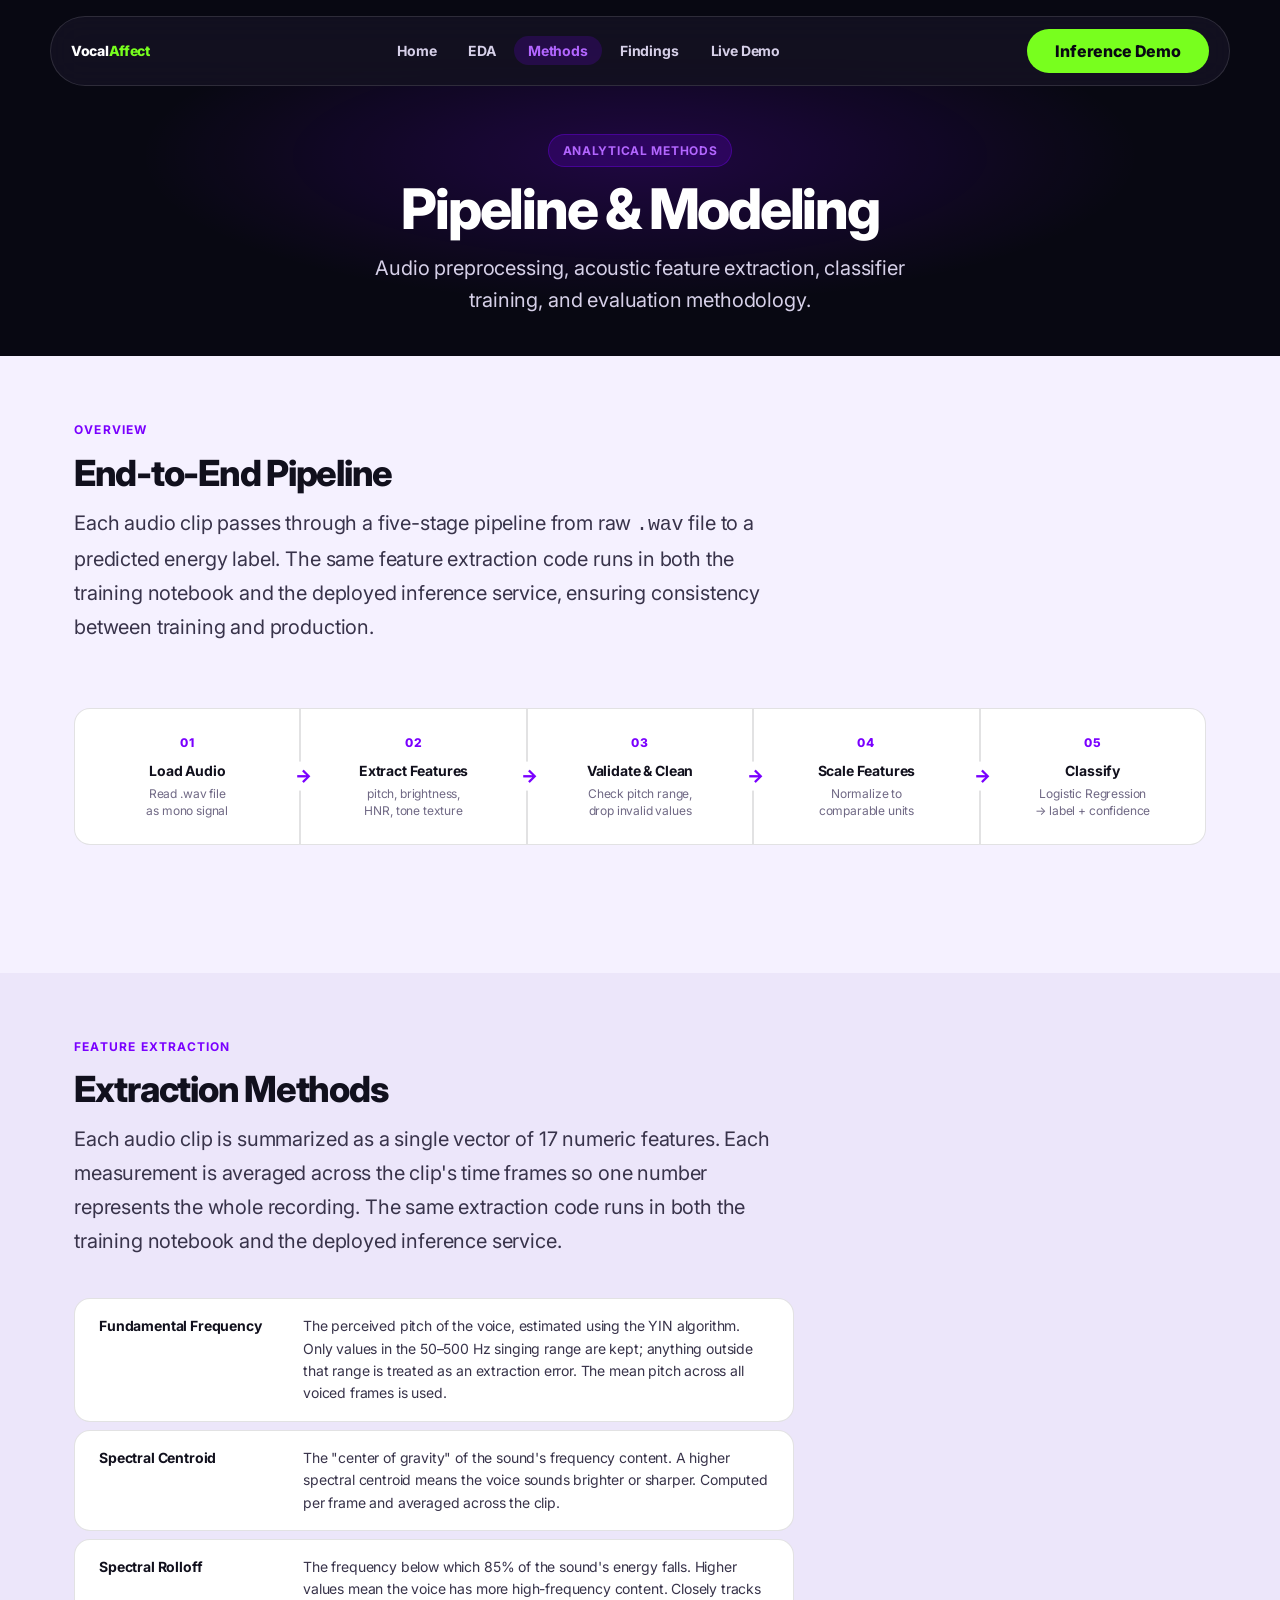
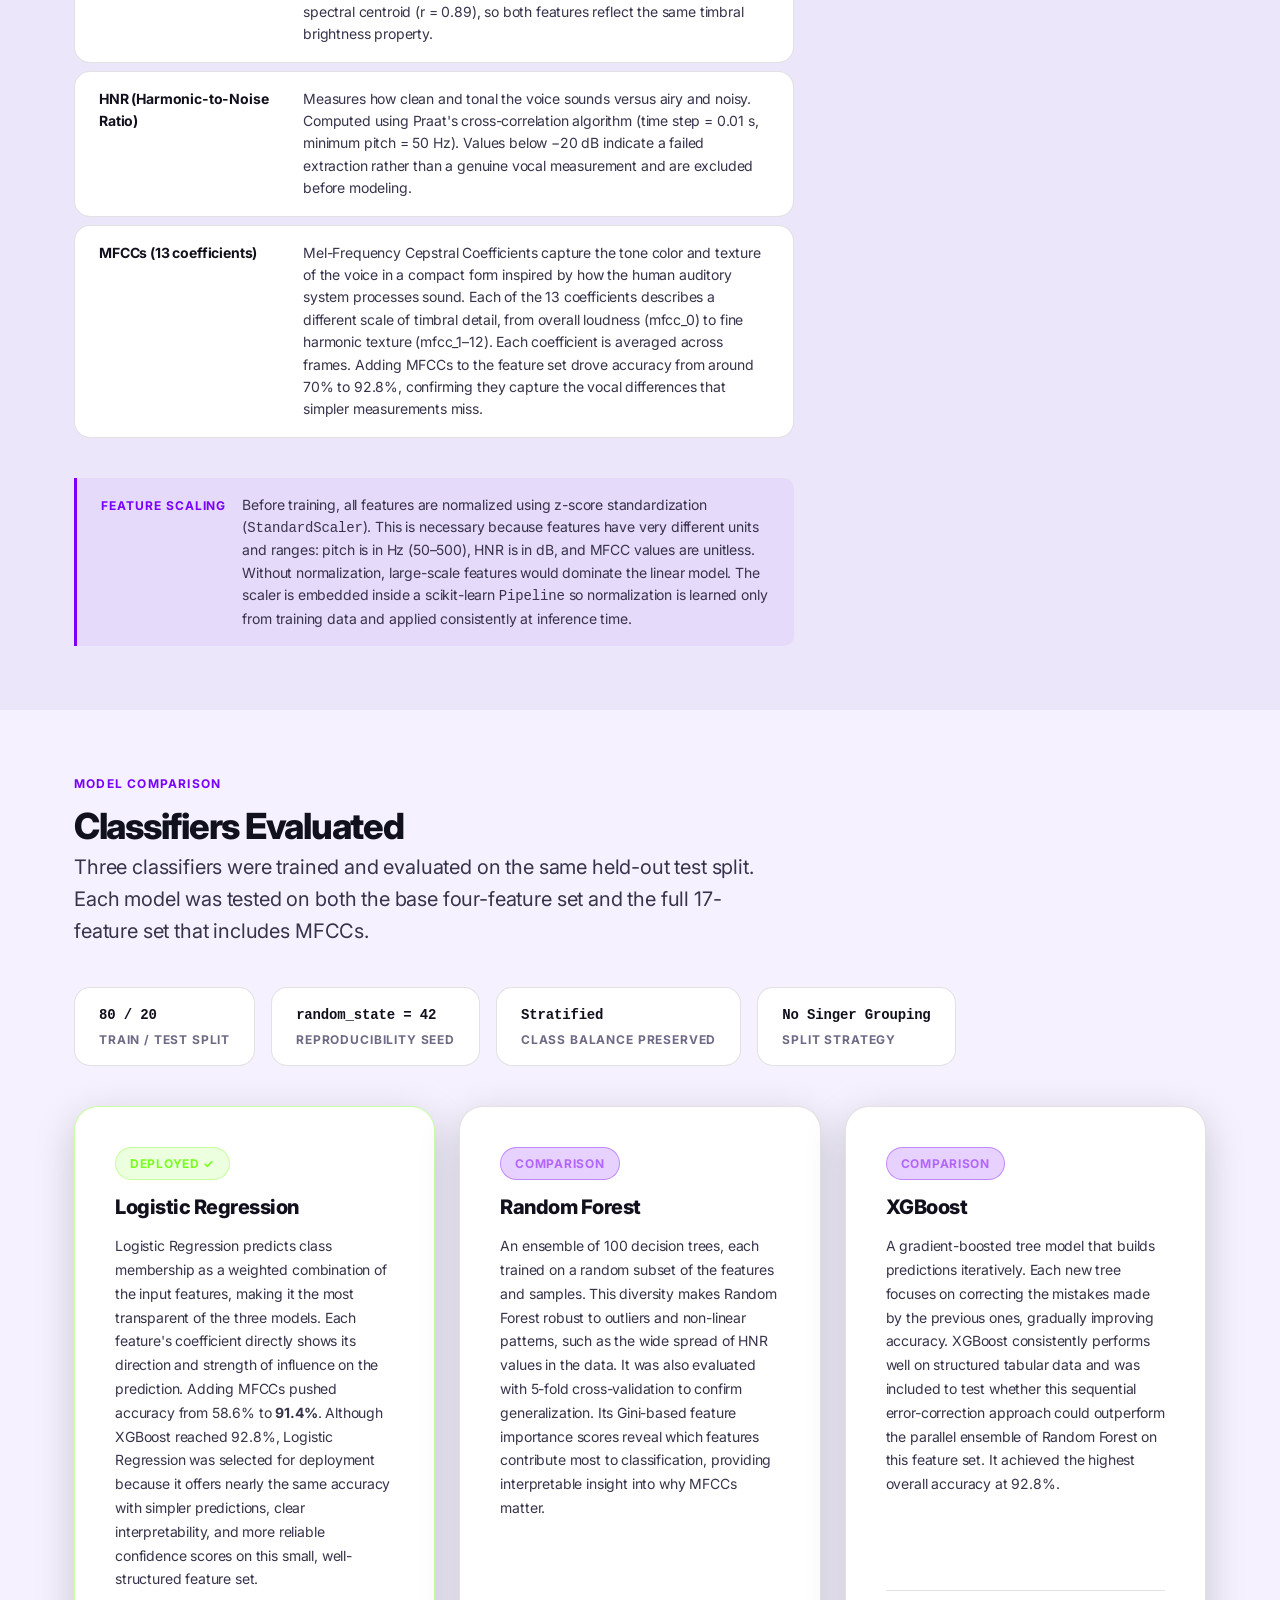
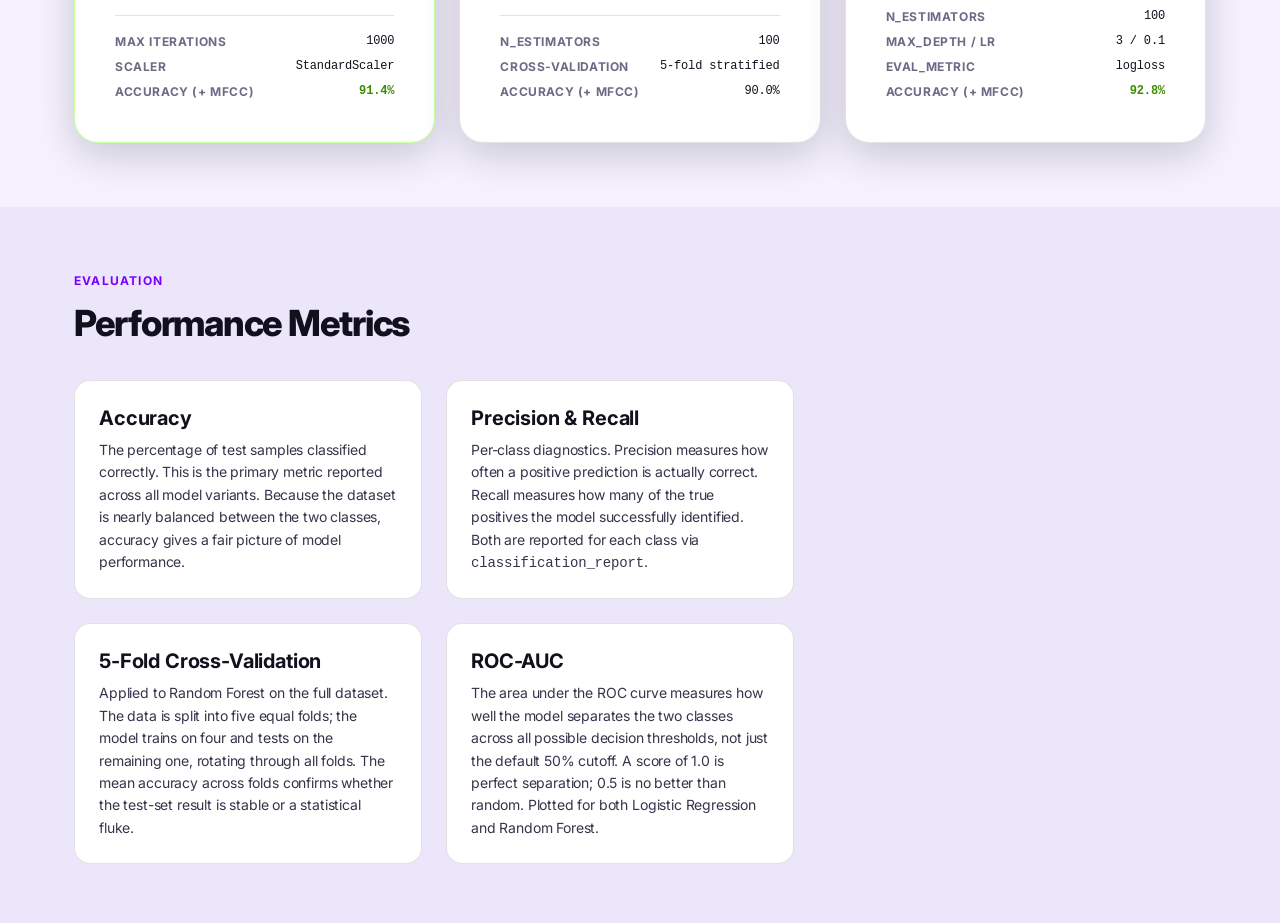
<file: frontend/methods.html>
<!DOCTYPE html>
<html lang="en">
<head>
  <meta charset="UTF-8" />
  <meta name="viewport" content="width=device-width, initial-scale=1.0" />
  <title>Methods — Vocal Affect Recognition</title>
  <link rel="preconnect" href="https://fonts.googleapis.com" />
  <link rel="preconnect" href="https://fonts.gstatic.com" crossorigin />
  <link rel="stylesheet" href="style.css" />
  <style>
    /* ── Page header ─────────────────────────────────────── */
    .page-header {
      background:
        radial-gradient(ellipse 60% 80% at 50% 30%, rgba(122, 0, 255, 0.2) 0%, transparent 65%),
        var(--bg-dark);
      padding: var(--space-xxl) 0 var(--space-xl);
      text-align: center;
    }

    .page-header h1 {
      font-size: clamp(32px, 5vw, 56px);
      letter-spacing: -0.04em;
      margin-bottom: var(--space-md);
    }

    .page-header .page-sub {
      font-size: var(--text-body-lg);
      color: var(--text-secondary);
      max-width: 560px;
      margin-inline: auto;
    }

    /* ── Shared section label ────────────────────────────── */
    .section-label {
      display: block;
      font-size: var(--text-body-xs);
      font-weight: var(--weight-label);
      letter-spacing: 0.1em;
      text-transform: uppercase;
      color: var(--color-purple);
      margin-bottom: var(--space-md);
    }

    .section-dark-alt .section-label { color: var(--color-green); }

    /* ── Prose ───────────────────────────────────────────── */
    .prose-section { padding-block: var(--space-xxl); }

    .prose-body {
      font-size: var(--text-body-lg);
      color: var(--text-dark-secondary);
      line-height: 1.7;
      max-width: 720px;
    }

    .prose-body p + p { margin-top: var(--space-md); }

    /* ── Pipeline steps ──────────────────────────────────── */
    .pipeline {
      display: flex;
      align-items: stretch;
      gap: 0;
      margin-block: var(--space-xxl);
      overflow-x: auto;
    }

    .pipeline-step {
      flex: 1;
      min-width: 140px;
      display: flex;
      flex-direction: column;
      align-items: center;
      text-align: center;
      padding: var(--space-lg) var(--space-md);
      background: #FFFFFF;
      border: 1px solid var(--border-light);
      position: relative;
    }

    .pipeline-step:first-child { border-radius: var(--radius-md) 0 0 var(--radius-md); }
    .pipeline-step:last-child  { border-radius: 0 var(--radius-md) var(--radius-md) 0; }

    .pipeline-step:not(:last-child)::after {
      content: '→';
      position: absolute;
      right: -14px;
      top: 50%;
      transform: translateY(-50%);
      font-size: 18px;
      color: var(--color-purple);
      font-weight: var(--weight-heading);
      z-index: 1;
      background: #fff;
      padding-inline: 2px;
    }

    .pipeline-step .step-num {
      font-size: var(--text-body-xs);
      font-weight: var(--weight-heading);
      color: var(--color-purple);
      letter-spacing: 0.08em;
      text-transform: uppercase;
      margin-bottom: var(--space-sm);
    }

    .pipeline-step .step-title {
      font-size: var(--text-body-sm);
      font-weight: var(--weight-label);
      color: var(--text-dark-primary);
      margin-bottom: 4px;
    }

    .pipeline-step .step-sub {
      font-size: var(--text-body-xs);
      color: var(--text-dark-muted);
      line-height: 1.4;
    }

    /* ── Extraction specs list ───────────────────────────── */
    .spec-list {
      display: flex;
      flex-direction: column;
      gap: var(--space-sm);
      max-width: 720px;
    }

    .spec-row {
      display: grid;
      grid-template-columns: 180px 1fr;
      gap: var(--space-lg);
      padding: var(--space-md) var(--space-lg);
      background: #FFFFFF;
      border: 1px solid var(--border-light);
      border-radius: var(--radius-md);
      align-items: start;
    }

    .spec-row .spec-name {
      font-size: var(--text-body-sm);
      font-weight: var(--weight-label);
      color: var(--text-dark-primary);
    }

    .spec-row .spec-name code {
      display: block;
      font-size: var(--text-body-xs);
      font-weight: 400;
      color: var(--color-purple);
      margin-top: 2px;
      font-family: 'Courier New', monospace;
    }

    .spec-row .spec-desc {
      font-size: var(--text-body-sm);
      color: var(--text-dark-secondary);
      line-height: 1.6;
    }

    /* ── Model cards ─────────────────────────────────────── */
    .model-grid {
      display: grid;
      grid-template-columns: repeat(3, 1fr);
      gap: var(--space-lg);
      margin-top: var(--space-xl);
    }

    .model-card {
      padding: var(--space-xl);
      display: flex;
      flex-direction: column;
      gap: var(--space-md);
    }

    .model-card .model-tag {
      align-self: flex-start;
    }

    .model-card h3 {
      color: var(--text-dark-primary);
      font-size: var(--text-sm);
    }

    .model-card.deployed {
      border: 1px solid rgba(120, 255, 30, 0.40);
    }

    .model-card.deployed h3 {
      color: var(--text-dark-primary);
    }

    .model-card p {
      font-size: var(--text-body-sm);
      color: var(--text-dark-secondary);
      line-height: 1.7;
      flex: 1;
    }

    .model-params {
      display: flex;
      flex-direction: column;
      gap: 6px;
      margin-top: var(--space-sm);
      padding-top: var(--space-md);
      border-top: 1px solid var(--border-light);
    }

    .model-param {
      display: flex;
      justify-content: space-between;
      font-size: var(--text-body-xs);
    }

    .model-param .param-key {
      color: var(--text-dark-muted);
      font-weight: var(--weight-label);
      text-transform: uppercase;
      letter-spacing: 0.05em;
    }

    .model-param .param-val {
      color: var(--text-dark-primary);
      font-family: 'Courier New', monospace;
    }

    /* ── Train/test split strip ──────────────────────────── */
    .split-strip {
      display: flex;
      flex-wrap: wrap;
      gap: var(--space-md);
      margin-top: var(--space-xl);
      margin-bottom: var(--space-xl);
    }

    .split-chip {
      display: flex;
      flex-direction: column;
      gap: 3px;
      padding: var(--space-md) var(--space-lg);
      background: #FFFFFF;
      border: 1px solid var(--border-light);
      border-radius: var(--radius-md);
    }

    .split-chip .chip-val {
      font-size: var(--text-body-sm);
      font-weight: var(--weight-heading);
      color: var(--text-dark-primary);
      font-family: 'Courier New', monospace;
    }

    .split-chip .chip-lbl {
      font-size: var(--text-body-xs);
      font-weight: var(--weight-label);
      letter-spacing: 0.07em;
      text-transform: uppercase;
      color: var(--text-dark-muted);
    }

    /* ── Feature scaling note ────────────────────────────── */
    .scaling-note {
      display: flex;
      align-items: flex-start;
      gap: var(--space-md);
      max-width: 720px;
      margin-top: var(--space-xl);
      padding: var(--space-md) var(--space-lg);
      background: rgba(122, 0, 255, 0.05);
      border-left: 3px solid var(--color-purple);
      border-radius: 0 var(--radius-sm) var(--radius-sm) 0;
    }

    .scaling-note .note-label {
      font-size: var(--text-body-xs);
      font-weight: var(--weight-label);
      letter-spacing: 0.08em;
      text-transform: uppercase;
      color: var(--color-purple);
      white-space: nowrap;
      padding-top: 2px;
    }

    .scaling-note p {
      font-size: var(--text-body-sm);
      color: var(--text-dark-secondary);
      line-height: 1.6;
      margin: 0;
    }

    /* ── Inline figure (methods page) ────────────────────── */
    .methods-figure {
      margin-top: var(--space-xl);
      max-width: 680px;
    }

    .methods-figure img {
      width: 100%;
      height: auto;
      border-radius: var(--radius-md);
      border: 1px solid var(--border-light);
      background: #F4F4F8;
      display: block;
    }

    .methods-figure .fig-caption {
      margin-top: var(--space-sm);
      font-size: var(--text-body-xs);
      color: var(--text-dark-muted);
      line-height: 1.5;
    }

    /* ── Evaluation metrics ──────────────────────────────── */
    .metrics-grid {
      display: grid;
      grid-template-columns: repeat(2, 1fr);
      gap: var(--space-lg);
      max-width: 720px;
    }

    .metric-def {
      padding: var(--space-lg);
      background: #FFFFFF;
      border: 1px solid var(--border-light);
      border-radius: var(--radius-md);
    }

    .metric-def h4 {
      color: var(--text-dark-primary);
      margin-bottom: var(--space-sm);
    }

    .metric-def p {
      font-size: var(--text-body-sm);
      color: var(--text-dark-secondary);
      line-height: 1.6;
    }

    /* ── System architecture ─────────────────────────────── */
    .arch-section { padding-block: var(--space-xxl); }

    .arch-flow {
      display: flex;
      flex-direction: column;
      gap: var(--space-sm);
      max-width: 560px;
    }

    .arch-row {
      display: flex;
      align-items: center;
      gap: var(--space-lg);
      padding: var(--space-md) var(--space-lg);
      background: rgba(255, 255, 255, 0.05);
      border: 1px solid var(--border-dark);
      border-radius: var(--radius-md);
    }

    .arch-row .arch-icon {
      font-size: 22px;
      flex-shrink: 0;
      width: 36px;
      text-align: center;
    }

    .arch-row .arch-label {
      font-size: var(--text-body-sm);
      font-weight: var(--weight-label);
      color: var(--text-primary);
    }

    .arch-row .arch-sub {
      font-size: var(--text-body-xs);
      color: var(--text-muted);
      margin-top: 2px;
    }

    .arch-arrow {
      padding-left: calc(36px + var(--space-lg) + var(--space-lg));
      font-size: var(--text-body-xs);
      color: var(--text-muted);
    }

    /* ── Responsive ─────────────────────────────────────── */
    @media (max-width: 1024px) {
      .model-grid { grid-template-columns: 1fr 1fr; }
    }

    @media (max-width: 768px) {
      .pipeline { flex-direction: column; }

      .pipeline-step {
        border-radius: 0 !important;
        border-bottom: none;
      }

      .pipeline-step:first-child { border-radius: var(--radius-md) var(--radius-md) 0 0 !important; }
      .pipeline-step:last-child  { border-radius: 0 0 var(--radius-md) var(--radius-md) !important; border-bottom: 1px solid var(--border-light); }

      .pipeline-step:not(:last-child)::after {
        content: '↓';
        right: auto;
        left: 50%;
        top: auto;
        bottom: -14px;
        transform: translateX(-50%);
      }

      .spec-row { grid-template-columns: 1fr; gap: var(--space-sm); }

      .model-grid,
      .metrics-grid { grid-template-columns: 1fr; }
    }
  </style>
</head>
<body>

  <!-- ── NAV ─────────────────────────────────────────────── -->
  <div class="nav-wrapper">
    <nav class="nav">
      <a href="index.html" class="nav-logo">Vocal<span>Affect</span></a>
      <ul class="nav-links">
        <li><a href="index.html">Home</a></li>
        <li><a href="eda.html">EDA</a></li>
        <li><a href="methods.html">Methods</a></li>
        <li><a href="findings.html">Findings</a></li>
        <li><a href="demo.html">Live Demo</a></li>
      </ul>
      <div class="nav-cta">
        <a href="demo.html" class="btn btn-primary">Inference Demo</a>
      </div>
    </nav>
  </div>

  <!-- ── PAGE HEADER ──────────────────────────────────────── -->
  <section class="page-header">
    <div class="container">
      <div style="margin-bottom: var(--space-md);">
        <span class="badge badge-purple">Analytical Methods</span>
      </div>
      <h1>Pipeline &amp; Modeling</h1>
      <p class="page-sub">
        Audio preprocessing, acoustic feature extraction, classifier training,
        and evaluation methodology.
      </p>
    </div>
  </section>

  <!-- ── 1. PIPELINE OVERVIEW ─────────────────────────────── -->
  <section class="prose-section section-light">
    <div class="container">
      <span class="section-label">Overview</span>
      <h2 style="color: var(--text-dark-primary); margin-bottom: var(--space-md);">End-to-End Pipeline</h2>
      <p class="prose-body" style="margin-bottom: 0;">
        Each audio clip passes through a five-stage pipeline from raw <code>.wav</code> file
        to a predicted energy label. The same feature extraction code runs in both the
        training notebook and the deployed inference service, ensuring consistency between
        training and production.
      </p>

      <div class="pipeline">
        <div class="pipeline-step">
          <span class="step-num">01</span>
          <span class="step-title">Load Audio</span>
          <span class="step-sub">Read .wav file<br>as mono signal</span>
        </div>
        <div class="pipeline-step">
          <span class="step-num">02</span>
          <span class="step-title">Extract Features</span>
          <span class="step-sub">pitch, brightness,<br>HNR, tone texture</span>
        </div>
        <div class="pipeline-step">
          <span class="step-num">03</span>
          <span class="step-title">Validate &amp; Clean</span>
          <span class="step-sub">Check pitch range,<br>drop invalid values</span>
        </div>
        <div class="pipeline-step">
          <span class="step-num">04</span>
          <span class="step-title">Scale Features</span>
          <span class="step-sub">Normalize to<br>comparable units</span>
        </div>
        <div class="pipeline-step">
          <span class="step-num">05</span>
          <span class="step-title">Classify</span>
          <span class="step-sub">Logistic Regression<br>→ label + confidence</span>
        </div>
      </div>
    </div>
  </section>

  <!-- ── 2. FEATURE EXTRACTION ────────────────────────────── -->
  <section class="prose-section section-light-alt">
    <div class="container">
      <span class="section-label">Feature Extraction</span>
      <h2 style="color: var(--text-dark-primary); margin-bottom: var(--space-md);">Extraction Methods</h2>
      <p class="prose-body" style="margin-bottom: var(--space-xl);">
        Each audio clip is summarized as a single vector of 17 numeric features. Each
        measurement is averaged across the clip's time frames so one number represents
        the whole recording. The same extraction code runs in both the training notebook
        and the deployed inference service.
      </p>

      <div class="spec-list">
        <div class="spec-row">
          <div class="spec-name">
            Fundamental Frequency
          </div>
          <div class="spec-desc">
            The perceived pitch of the voice, estimated using the YIN algorithm. Only
            values in the 50–500 Hz singing range are kept; anything outside that range
            is treated as an extraction error. The mean pitch across all voiced frames is used.
          </div>
        </div>
        <div class="spec-row">
          <div class="spec-name">
            Spectral Centroid
          </div>
          <div class="spec-desc">
            The "center of gravity" of the sound's frequency content. A higher spectral
            centroid means the voice sounds brighter or sharper. Computed per frame and
            averaged across the clip.
          </div>
        </div>
        <div class="spec-row">
          <div class="spec-name">
            Spectral Rolloff
          </div>
          <div class="spec-desc">
            The frequency below which 85% of the sound's energy falls. Higher values mean
            the voice has more high-frequency content. Closely tracks spectral centroid
            (r = 0.89), so both features reflect the same timbral brightness property.
          </div>
        </div>
        <div class="spec-row">
          <div class="spec-name">
            HNR (Harmonic-to-Noise Ratio)
          </div>
          <div class="spec-desc">
            Measures how clean and tonal the voice sounds versus airy and noisy. Computed
            using Praat's cross-correlation algorithm (time step = 0.01 s, minimum pitch =
            50 Hz). Values below &minus;20 dB indicate a failed extraction rather than a
            genuine vocal measurement and are excluded before modeling.
          </div>
        </div>
        <div class="spec-row">
          <div class="spec-name">
            MFCCs (13 coefficients)
          </div>
          <div class="spec-desc">
            Mel-Frequency Cepstral Coefficients capture the tone color and texture of the
            voice in a compact form inspired by how the human auditory system processes
            sound. Each of the 13 coefficients describes a different scale of timbral
            detail, from overall loudness (mfcc_0) to fine harmonic texture (mfcc_1–12).
            Each coefficient is averaged across frames. Adding MFCCs to the feature set
            drove accuracy from around 70% to 92.8%, confirming they capture the vocal
            differences that simpler measurements miss.
          </div>
        </div>
      </div>

      <div class="scaling-note">
        <span class="note-label">Feature Scaling</span>
        <p>
          Before training, all features are normalized using z-score standardization
          (<code>StandardScaler</code>). This is necessary because features have very
          different units and ranges: pitch is in Hz (50–500), HNR is in dB, and MFCC
          values are unitless. Without normalization, large-scale features would dominate
          the linear model. The scaler is embedded inside a scikit-learn <code>Pipeline</code>
          so normalization is learned only from training data and applied consistently at
          inference time.
        </p>
      </div>
    </div>
  </section>

  <!-- ── 3. MODEL COMPARISON ──────────────────────────────── -->
  <section class="prose-section section-light">
    <div class="container">
      <span class="section-label">Model Comparison</span>
      <h2 style="color: var(--text-dark-primary); margin-bottom: var(--space-sm);">Classifiers Evaluated</h2>
      <p style="color: var(--text-dark-secondary); font-size: var(--text-body-lg); max-width: 680px; margin-bottom: 0;">
        Three classifiers were trained and evaluated on the same held-out test split. Each
        model was tested on both the base four-feature set and the full 17-feature set that
        includes MFCCs.
      </p>

      <div class="split-strip">
        <div class="split-chip">
          <span class="chip-val">80 / 20</span>
          <span class="chip-lbl">Train / Test Split</span>
        </div>
        <div class="split-chip">
          <span class="chip-val">random_state = 42</span>
          <span class="chip-lbl">Reproducibility Seed</span>
        </div>
        <div class="split-chip">
          <span class="chip-val">Stratified</span>
          <span class="chip-lbl">Class Balance Preserved</span>
        </div>
        <div class="split-chip">
          <span class="chip-val">No Singer Grouping</span>
          <span class="chip-lbl">Split Strategy</span>
        </div>
      </div>

      <div class="model-grid">

        <div class="card card-light model-card deployed">
          <span class="badge badge-green model-tag">Deployed &#10003;</span>
          <h3>Logistic Regression</h3>
          <p>
            Logistic Regression predicts class membership as a weighted combination of the
            input features, making it the most transparent of the three models. Each feature's
            coefficient directly shows its direction and strength of influence on the prediction.
            Adding MFCCs pushed accuracy from 58.6% to <strong>91.4%</strong>. Although XGBoost
            reached 92.8%, Logistic Regression was selected for deployment because it offers
            nearly the same accuracy with simpler predictions, clear interpretability, and more
            reliable confidence scores on this small, well-structured feature set.
          </p>
          <div class="model-params">
            <div class="model-param">
              <span class="param-key">Max Iterations</span>
              <span class="param-val">1000</span>
            </div>
            <div class="model-param">
              <span class="param-key">Scaler</span>
              <span class="param-val">StandardScaler</span>
            </div>
            <div class="model-param">
              <span class="param-key">Accuracy (+ MFCC)</span>
              <span class="param-val" style="color: var(--color-green-dark); font-weight: 700;">91.4%</span>
            </div>
          </div>
        </div>

        <div class="card card-light model-card">
          <span class="badge badge-purple model-tag">Comparison</span>
          <h3>Random Forest</h3>
          <p>
            An ensemble of 100 decision trees, each trained on a random subset of the
            features and samples. This diversity makes Random Forest robust to outliers
            and non-linear patterns, such as the wide spread of HNR values in the data.
            It was also evaluated with 5-fold cross-validation to confirm generalization.
            Its Gini-based feature importance scores reveal which features contribute most
            to classification, providing interpretable insight into why MFCCs matter.
          </p>
          <div class="model-params">
            <div class="model-param">
              <span class="param-key">n_estimators</span>
              <span class="param-val">100</span>
            </div>
            <div class="model-param">
              <span class="param-key">Cross-validation</span>
              <span class="param-val">5-fold stratified</span>
            </div>
            <div class="model-param">
              <span class="param-key">Accuracy (+ MFCC)</span>
              <span class="param-val">90.0%</span>
            </div>
          </div>
        </div>

        <div class="card card-light model-card">
          <span class="badge badge-purple model-tag">Comparison</span>
          <h3>XGBoost</h3>
          <p>
            A gradient-boosted tree model that builds predictions iteratively. Each new
            tree focuses on correcting the mistakes made by the previous ones, gradually
            improving accuracy. XGBoost consistently performs well on structured tabular
            data and was included to test whether this sequential error-correction approach
            could outperform the parallel ensemble of Random Forest on this feature set.
            It achieved the highest overall accuracy at 92.8%.
          </p>
          <div class="model-params">
            <div class="model-param">
              <span class="param-key">n_estimators</span>
              <span class="param-val">100</span>
            </div>
            <div class="model-param">
              <span class="param-key">max_depth / lr</span>
              <span class="param-val">3 / 0.1</span>
            </div>
            <div class="model-param">
              <span class="param-key">eval_metric</span>
              <span class="param-val">logloss</span>
            </div>
            <div class="model-param">
              <span class="param-key">Accuracy (+ MFCC)</span>
              <span class="param-val" style="color: var(--color-green-dark); font-weight: 700;">92.8%</span>
            </div>
          </div>
        </div>

      </div>
    </div>
  </section>

  <!-- ── 4. EVALUATION METRICS ────────────────────────────── -->
  <section class="prose-section section-light-alt">
    <div class="container">
      <span class="section-label">Evaluation</span>
      <h2 style="color: var(--text-dark-primary); margin-bottom: var(--space-xl);">Performance Metrics</h2>
      <div class="metrics-grid">
        <div class="metric-def">
          <h4>Accuracy</h4>
          <p>
            The percentage of test samples classified correctly. This is the primary metric
            reported across all model variants. Because the dataset is nearly balanced between
            the two classes, accuracy gives a fair picture of model performance.
          </p>
        </div>
        <div class="metric-def">
          <h4>Precision &amp; Recall</h4>
          <p>
            Per-class diagnostics. Precision measures how often a positive prediction is
            actually correct. Recall measures how many of the true positives the model
            successfully identified. Both are reported for each class via
            <code>classification_report</code>.
          </p>
        </div>
        <div class="metric-def">
          <h4>5-Fold Cross-Validation</h4>
          <p>
            Applied to Random Forest on the full dataset. The data is split into five
            equal folds; the model trains on four and tests on the remaining one, rotating
            through all folds. The mean accuracy across folds confirms whether the test-set
            result is stable or a statistical fluke.
          </p>
        </div>
        <div class="metric-def">
          <h4>ROC-AUC</h4>
          <p>
            The area under the ROC curve measures how well the model separates the two
            classes across all possible decision thresholds, not just the default 50%
            cutoff. A score of 1.0 is perfect separation; 0.5 is no better than random.
            Plotted for both Logistic Regression and Random Forest.
          </p>
        </div>
      </div>

    </div>
  </section>

  <script src="nav.js"></script>
</body>
</html>
</file>
<file: frontend/style.css>
/* ============================================================
   VOCAL AFFECT RECOGNITION — Design System
   Single source of truth for all pages
   ============================================================ */

/* ── Google Fonts ─────────────────────────────────────────── */
@import url('https://fonts.googleapis.com/css2?family=Inter:wght@400;700;800&display=swap');

/* ── CSS Variables (design.json tokens) ──────────────────── */
:root {
  /* Colors — primary */
  --color-purple:        #7A00FF;
  --color-purple-light:  #B366FF;
  --color-purple-dark:   #3A006F;

  /* Colors — secondary (belt / high-energy) */
  --color-green:         #78FF1E;
  --color-green-light:   #B6FF7A;
  --color-green-dark:    #3A8F00;

  /* Colors — breathy / low-energy */
  --color-lavender:      #9EB7FF;
  --color-lavender-light:#DCE6FF;
  --color-lavender-dark: #5367B8;

  /* Backgrounds */
  --bg-dark:             #080812;
  --bg-dark-alt:         #11101D;
  --bg-card:             #171425;
  --bg-light:            #F5F1FF;
  --bg-light-alt:        #ECE6FA;

  /* Text */
  --text-primary:        #FFFFFF;
  --text-secondary:      #D6D0E8;
  --text-muted:          #9A91B5;
  --text-dark-primary:   #11101D;
  --text-dark-secondary: #38334A;
  --text-dark-muted:     #706985;

  /* Borders */
  --border-dark:         rgba(255, 255, 255, 0.12);
  --border-light:        rgba(17, 16, 29, 0.12);
  --border-purple-glow:  rgba(122, 0, 255, 0.45);
  --border-green-glow:   rgba(120, 255, 30, 0.45);

  /* Shadows */
  --shadow-soft:         0 12px 40px rgba(0, 0, 0, 0.18);
  --shadow-card:         0 24px 80px rgba(0, 0, 0, 0.45);
  --shadow-purple:       0 0 40px rgba(122, 0, 255, 0.45);
  --shadow-green:        0 0 30px rgba(120, 255, 30, 0.35);
  --shadow-button:       0 10px 28px rgba(122, 0, 255, 0.35);
  --shadow-inner:        inset 0 1px 0 rgba(255, 255, 255, 0.12);

  /* Radii */
  --radius-xs:   6px;
  --radius-sm:   10px;
  --radius-md:   16px;
  --radius-lg:   24px;
  --radius-xl:   32px;
  --radius-pill: 9999px;

  /* Spacing */
  --space-xs:      4px;
  --space-sm:      8px;
  --space-md:      16px;
  --space-lg:      24px;
  --space-xl:      40px;
  --space-xxl:     64px;
  --space-section: 96px;

  /* Typography */
  --font:             'Inter', system-ui, -apple-system, BlinkMacSystemFont, 'Segoe UI', sans-serif;
  --weight-body:      400;
  --weight-label:     700;
  --weight-heading:   800;

  --text-hero:  clamp(48px, 8vw, 96px);
  --text-xxl:   64px;
  --text-xl:    48px;
  --text-lg:    36px;
  --text-md:    28px;
  --text-sm:    20px;
  --text-body-lg: 20px;
  --text-body:    16px;
  --text-body-sm: 14px;
  --text-body-xs: 12px;

  /* Layout */
  --max-width:    1180px;
  --page-padding: 24px;
}

/* ── Reset ───────────────────────────────────────────────── */
*, *::before, *::after {
  box-sizing: border-box;
  margin: 0;
  padding: 0;
}

html {
  scroll-behavior: smooth;
  -webkit-font-smoothing: antialiased;
}

body {
  font-family: var(--font);
  font-size: var(--text-body);
  font-weight: var(--weight-body);
  line-height: 1.6;
  letter-spacing: -0.01em;
  background-color: var(--bg-dark);
  color: var(--text-primary);
}

img {
  display: block;
  max-width: 100%;
  height: auto;
}

a {
  color: inherit;
  text-decoration: none;
}

/* ── Container ───────────────────────────────────────────── */
.container {
  width: 100%;
  max-width: var(--max-width);
  margin-inline: auto;
  padding-inline: var(--page-padding);
}

/* ── Typography utilities ────────────────────────────────── */
.eyebrow {
  font-size: var(--text-body-xs);
  font-weight: var(--weight-label);
  letter-spacing: 0.08em;
  text-transform: uppercase;
  color: var(--color-green);
}

.hero-headline {
  font-size: var(--text-hero);
  font-weight: var(--weight-heading);
  line-height: 0.95;
  letter-spacing: -0.06em;
}

h1, .h1 {
  font-size: var(--text-xl);
  font-weight: var(--weight-heading);
  line-height: 0.95;
  letter-spacing: -0.035em;
}

h2, .h2 {
  font-size: var(--text-lg);
  font-weight: var(--weight-heading);
  line-height: 0.95;
  letter-spacing: -0.035em;
}

h3, .h3 {
  font-size: var(--text-md);
  font-weight: var(--weight-heading);
  line-height: 1.1;
  letter-spacing: -0.025em;
}

h4, .h4 {
  font-size: var(--text-sm);
  font-weight: var(--weight-label);
  line-height: 1.3;
}

.text-muted   { color: var(--text-muted); }
.text-secondary { color: var(--text-secondary); }
.text-green   { color: var(--color-green); }
.text-purple  { color: var(--color-purple-light); }
.text-lavender { color: var(--color-lavender); }

/* ── Navbar ──────────────────────────────────────────────── */
.nav-wrapper {
  position: sticky;
  top: 16px;
  z-index: 100;
  padding-inline: var(--page-padding);
}

.nav {
  max-width: var(--max-width);
  margin-inline: auto;
  display: flex;
  align-items: center;
  justify-content: space-between;
  padding: 12px 20px;
  background: rgba(20, 18, 34, 0.88);
  border: 1px solid var(--border-dark);
  border-radius: var(--radius-pill);
  backdrop-filter: blur(16px);
  -webkit-backdrop-filter: blur(16px);
}

.nav-logo {
  font-size: var(--text-body-sm);
  font-weight: var(--weight-heading);
  color: var(--text-primary);
  letter-spacing: -0.02em;
  white-space: nowrap;
}

.nav-logo span {
  color: var(--color-green);
}

.nav-links {
  display: flex;
  align-items: center;
  gap: var(--space-xs);
  list-style: none;
}

.nav-links a {
  font-size: var(--text-body-sm);
  font-weight: var(--weight-label);
  color: var(--text-secondary);
  padding: 6px 14px;
  border-radius: var(--radius-pill);
  transition: color 150ms ease, background 150ms ease;
}

.nav-links a:hover {
  color: var(--text-primary);
  background: rgba(255, 255, 255, 0.08);
}

.nav-links a.active {
  color: var(--color-purple-light);
  background: rgba(122, 0, 255, 0.18);
}

.nav-cta {
  flex-shrink: 0;
}

/* ── Buttons ─────────────────────────────────────────────── */
.btn {
  display: inline-flex;
  align-items: center;
  gap: var(--space-sm);
  font-family: var(--font);
  font-weight: var(--weight-heading);
  font-size: var(--text-body);
  border: none;
  cursor: pointer;
  border-radius: var(--radius-pill);
  padding: 14px 28px;
  transition: transform 150ms ease, box-shadow 150ms ease, filter 150ms ease;
  text-decoration: none;
  line-height: 1;
}

.btn:disabled {
  opacity: 0.55;
  cursor: not-allowed;
  transform: none !important;
  box-shadow: none !important;
}

.btn-primary {
  background: var(--color-green);
  color: var(--bg-dark);
}

.btn-primary:hover:not(:disabled) {
  transform: translateY(-2px);
  box-shadow: var(--shadow-green);
  filter: brightness(1.08);
}

.btn-secondary {
  background: var(--color-purple);
  color: var(--text-primary);
}

.btn-secondary:hover:not(:disabled) {
  transform: translateY(-2px);
  box-shadow: var(--shadow-purple);
}

.btn-ghost {
  background: rgba(255, 255, 255, 0.08);
  color: var(--text-primary);
  border: 1px solid rgba(255, 255, 255, 0.16);
}

.btn-ghost:hover:not(:disabled) {
  background: rgba(255, 255, 255, 0.14);
  transform: translateY(-1px);
}

/* ── Cards ───────────────────────────────────────────────── */
.card {
  background: var(--bg-card);
  border: 1px solid var(--border-dark);
  border-radius: var(--radius-lg);
  padding: var(--space-lg);
  box-shadow: var(--shadow-soft);
  transition: transform 200ms ease, box-shadow 200ms ease;
}

.card:hover {
  transform: translateY(-2px);
  box-shadow: var(--shadow-card);
}

.card-light {
  background: #FFFFFF;
  border: 1px solid var(--border-light);
  color: var(--text-dark-primary);
}

.card-light:hover {
  box-shadow: var(--shadow-soft);
}

.card-metric {
  background: rgba(255, 255, 255, 0.08);
  border: 1px solid rgba(255, 255, 255, 0.18);
  border-radius: 18px;
  padding: 18px 22px;
  box-shadow: var(--shadow-inner);
}

.card-metric .metric-value {
  font-size: var(--text-xl);
  font-weight: var(--weight-heading);
  line-height: 1;
  letter-spacing: -0.04em;
  color: var(--text-primary);
}

.card-metric .metric-label {
  font-size: var(--text-body-xs);
  font-weight: var(--weight-label);
  letter-spacing: 0.08em;
  text-transform: uppercase;
  color: var(--text-muted);
  margin-top: var(--space-xs);
}

.card-finding {
  background: linear-gradient(145deg, #171425, #231142);
  border: 1px solid rgba(122, 0, 255, 0.35);
  border-radius: 28px;
  padding: 32px;
  box-shadow: var(--shadow-purple);
  transition: transform 200ms ease;
}

.card-finding:hover {
  transform: translateY(-2px);
}

.card-prediction {
  background: var(--bg-dark-alt);
  border: 1px solid rgba(120, 255, 30, 0.35);
  border-radius: 28px;
  padding: 28px;
  box-shadow: var(--shadow-green);
}

/* ── Figure cards (chart wrappers) ───────────────────────── */
.figure-card {
  background: var(--bg-card);
  border: 1px solid var(--border-dark);
  border-radius: var(--radius-lg);
  padding: var(--space-lg);
  box-shadow: var(--shadow-soft);
}

.figure-card img {
  width: 100%;
  border-radius: 18px;
}

.figure-caption {
  font-size: var(--text-body-sm);
  color: var(--text-muted);
  line-height: 1.4;
  margin-top: var(--space-md);
}

/* ── Sections ────────────────────────────────────────────── */
.section {
  padding-block: var(--space-section);
}

.section-dark {
  background: var(--bg-dark);
}

.section-dark-alt {
  background: var(--bg-dark-alt);
}

.section-light {
  background: var(--bg-light);
  color: var(--text-dark-primary);
}

.section-light-alt {
  background: var(--bg-light-alt);
  color: var(--text-dark-primary);
}

.section-header {
  margin-bottom: var(--space-xxl);
}

.section-header .eyebrow {
  margin-bottom: var(--space-md);
}

.section-header p {
  max-width: 600px;
  color: var(--text-secondary);
  font-size: var(--text-body-lg);
  margin-top: var(--space-md);
}

.section-light .section-header p,
.section-light-alt .section-header p {
  color: var(--text-dark-secondary);
}

/* ── Grids ───────────────────────────────────────────────── */
.grid-3 {
  display: grid;
  grid-template-columns: repeat(3, 1fr);
  gap: var(--space-lg);
}

.grid-2 {
  display: grid;
  grid-template-columns: repeat(2, 1fr);
  gap: var(--space-lg);
}

/* ── Tables ──────────────────────────────────────────────── */
.table-wrapper {
  overflow-x: auto;
  border-radius: var(--radius-md);
  border: 1px solid var(--border-light);
}

table {
  width: 100%;
  border-collapse: collapse;
  font-size: var(--text-body-sm);
}

thead th {
  background: #171425;
  color: #FFFFFF;
  padding: 14px 16px;
  text-align: left;
  font-weight: var(--weight-label);
  letter-spacing: 0.04em;
  font-size: var(--text-body-xs);
  text-transform: uppercase;
}

thead th:first-child { border-radius: var(--radius-md) 0 0 0; }
thead th:last-child  { border-radius: 0 var(--radius-md) 0 0; }

tbody tr {
  background: #FFFFFF;
}

tbody tr:nth-child(even) {
  background: var(--bg-light);
}

tbody td {
  padding: 14px 16px;
  color: var(--text-dark-primary);
  border-bottom: 1px solid rgba(17, 16, 29, 0.08);
  vertical-align: top;
}

tbody tr:last-child td {
  border-bottom: none;
}

/* ── Badges ──────────────────────────────────────────────── */
.badge {
  display: inline-flex;
  align-items: center;
  gap: 6px;
  font-size: var(--text-body-xs);
  font-weight: var(--weight-label);
  letter-spacing: 0.06em;
  text-transform: uppercase;
  padding: 6px 14px;
  border-radius: var(--radius-pill);
}

.badge-green {
  background: rgba(120, 255, 30, 0.14);
  color: var(--color-green);
  border: 1px solid rgba(120, 255, 30, 0.35);
}

.badge-purple {
  background: rgba(122, 0, 255, 0.18);
  color: var(--color-purple-light);
  border: 1px solid rgba(122, 0, 255, 0.35);
}

.badge-lavender {
  background: rgba(158, 183, 255, 0.14);
  color: var(--color-lavender);
  border: 1px solid rgba(158, 183, 255, 0.30);
}

/* ── Probability bars ────────────────────────────────────── */
.prob-bar-group {
  display: flex;
  flex-direction: column;
  gap: var(--space-md);
}

.prob-bar-row {
  display: flex;
  flex-direction: column;
  gap: 6px;
}

.prob-bar-label {
  display: flex;
  justify-content: space-between;
  font-size: var(--text-body-sm);
  font-weight: var(--weight-label);
}

.prob-bar-track {
  width: 100%;
  height: 12px;
  background: rgba(255, 255, 255, 0.10);
  border-radius: var(--radius-pill);
  overflow: hidden;
}

.prob-bar-fill {
  height: 100%;
  border-radius: var(--radius-pill);
  transition: width 600ms cubic-bezier(0.4, 0, 0.2, 1);
}

.prob-bar-fill.belt    { background: var(--color-green); }
.prob-bar-fill.breathy { background: var(--color-lavender); }

/* ── Focus states ────────────────────────────────────────── */
:focus-visible {
  outline: 2px solid var(--color-purple);
  outline-offset: 3px;
}


/* ── Divider ─────────────────────────────────────────────── */
.divider {
  border: none;
  border-top: 1px solid var(--border-dark);
  margin-block: var(--space-xl);
}

/* ── Utility ─────────────────────────────────────────────── */
.visually-hidden {
  position: absolute;
  width: 1px;
  height: 1px;
  overflow: hidden;
  clip: rect(0 0 0 0);
  white-space: nowrap;
}

/* ── Responsive ──────────────────────────────────────────── */
@media (max-width: 1024px) {
  .grid-3 {
    grid-template-columns: repeat(2, 1fr);
  }

}

@media (max-width: 768px) {
  :root {
    --space-section: 64px;
  }

  .grid-3,
  .grid-2 {
    grid-template-columns: 1fr;
  }

  .nav-links {
    display: none;
  }

  .nav-cta .btn {
    padding: 10px 18px;
    font-size: var(--text-body-sm);
  }

  h1, .h1 { font-size: var(--text-lg); }
  h2, .h2 { font-size: var(--text-md); }

  .section {
    padding-block: 48px;
  }
}

@media (max-width: 640px) {
  .nav-logo {
    font-size: var(--text-body-xs);
  }
}
</file>
